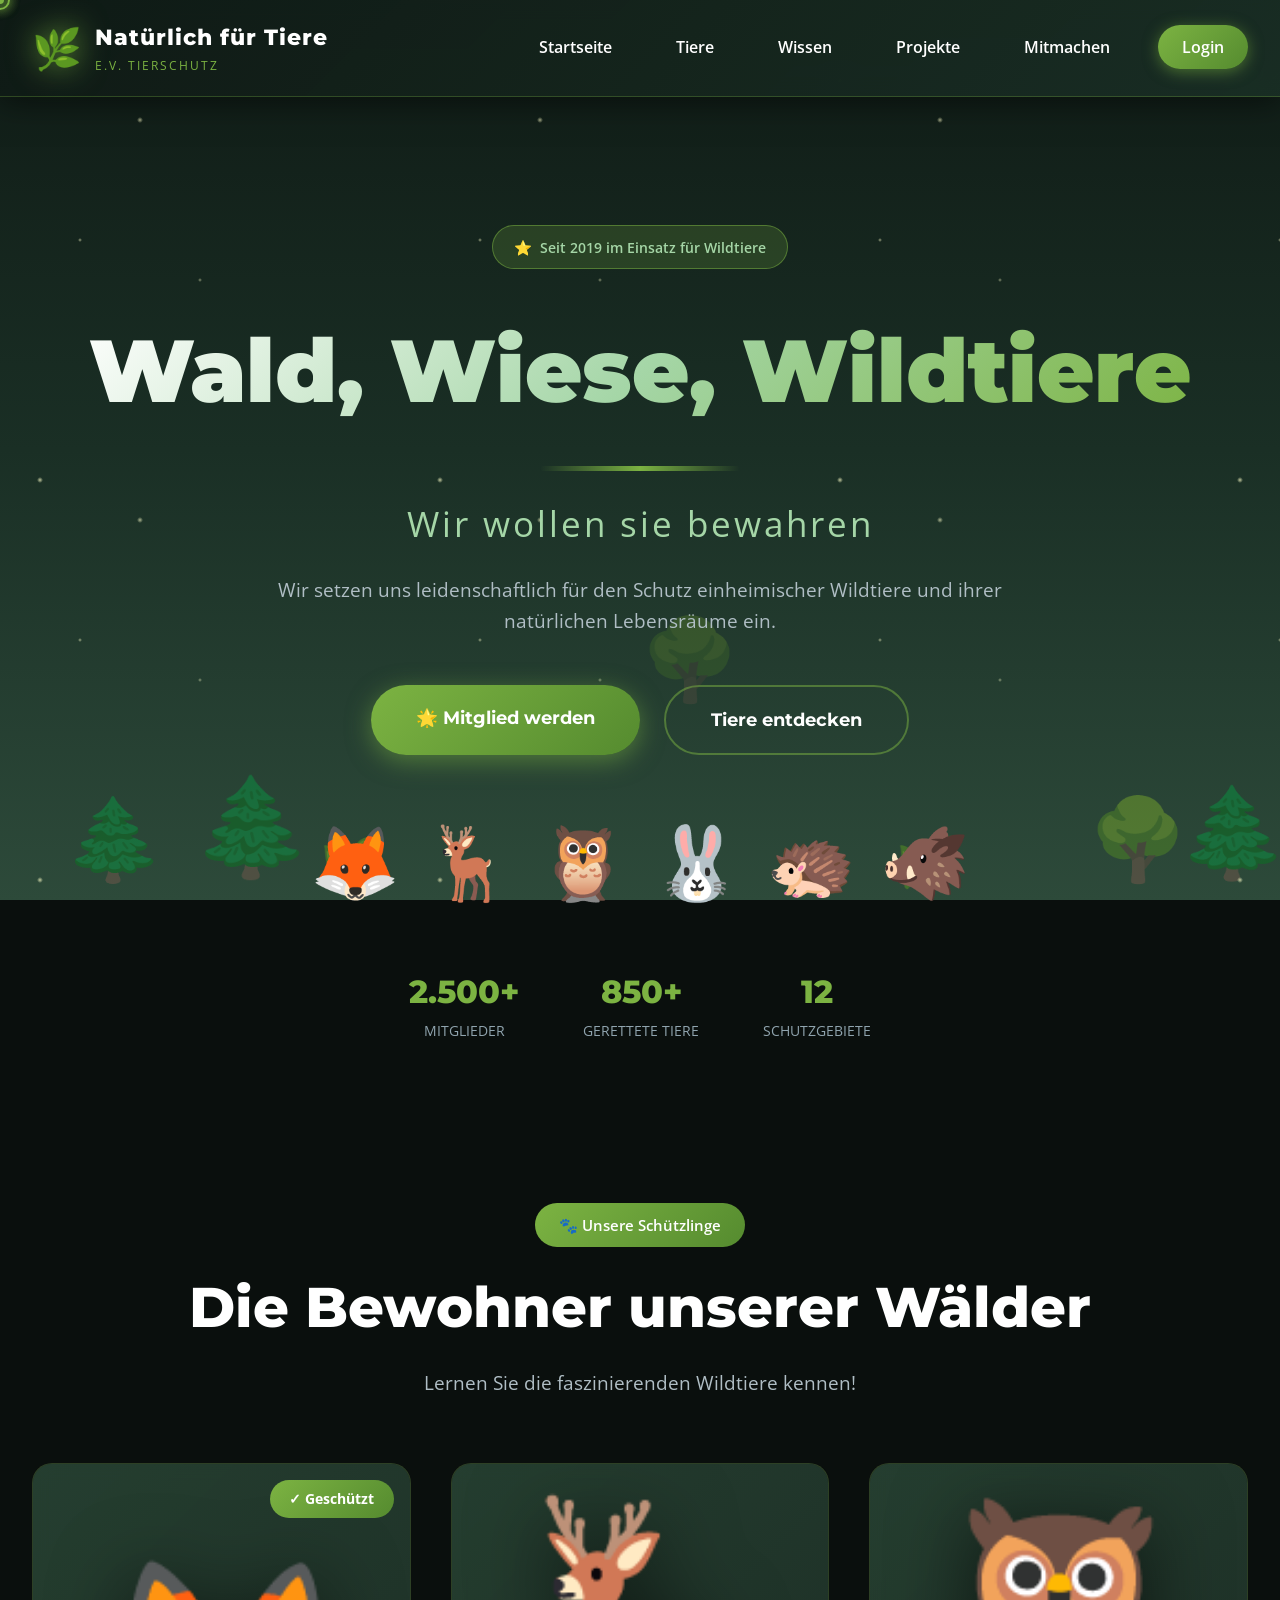
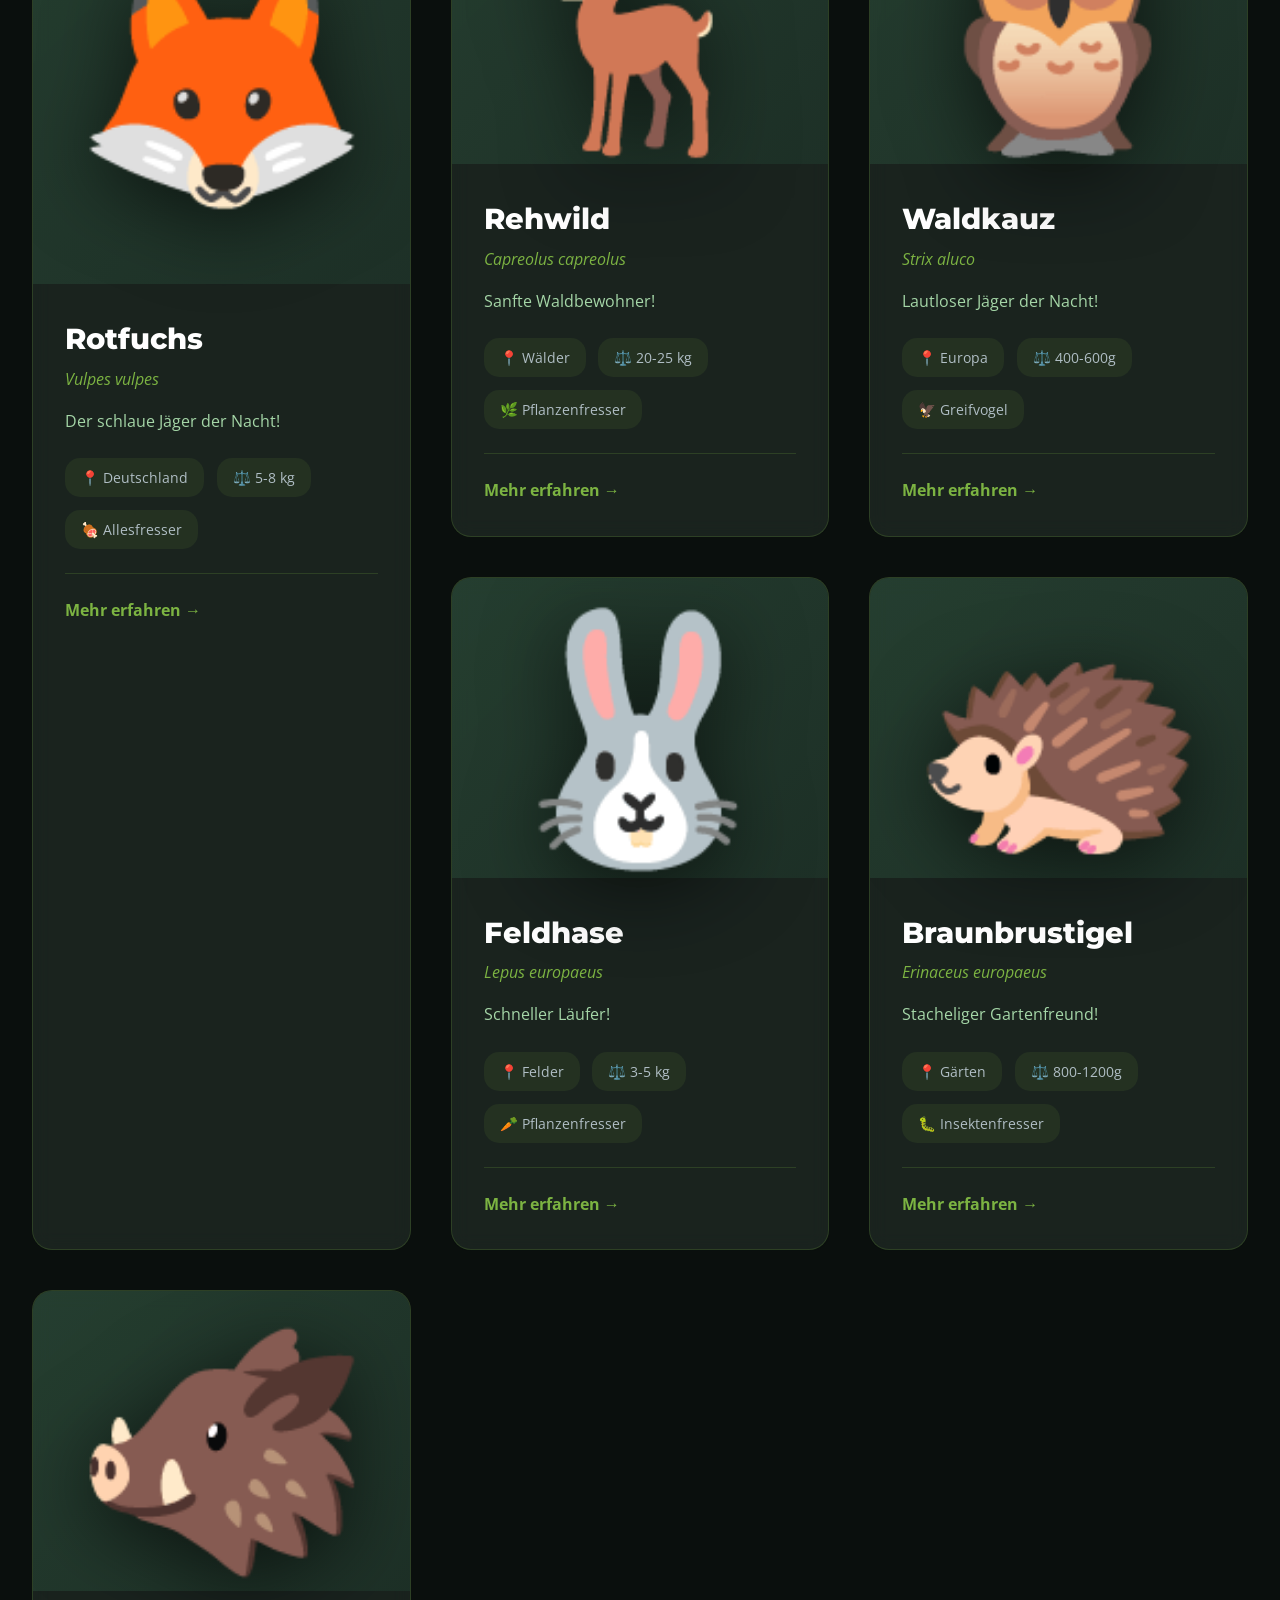
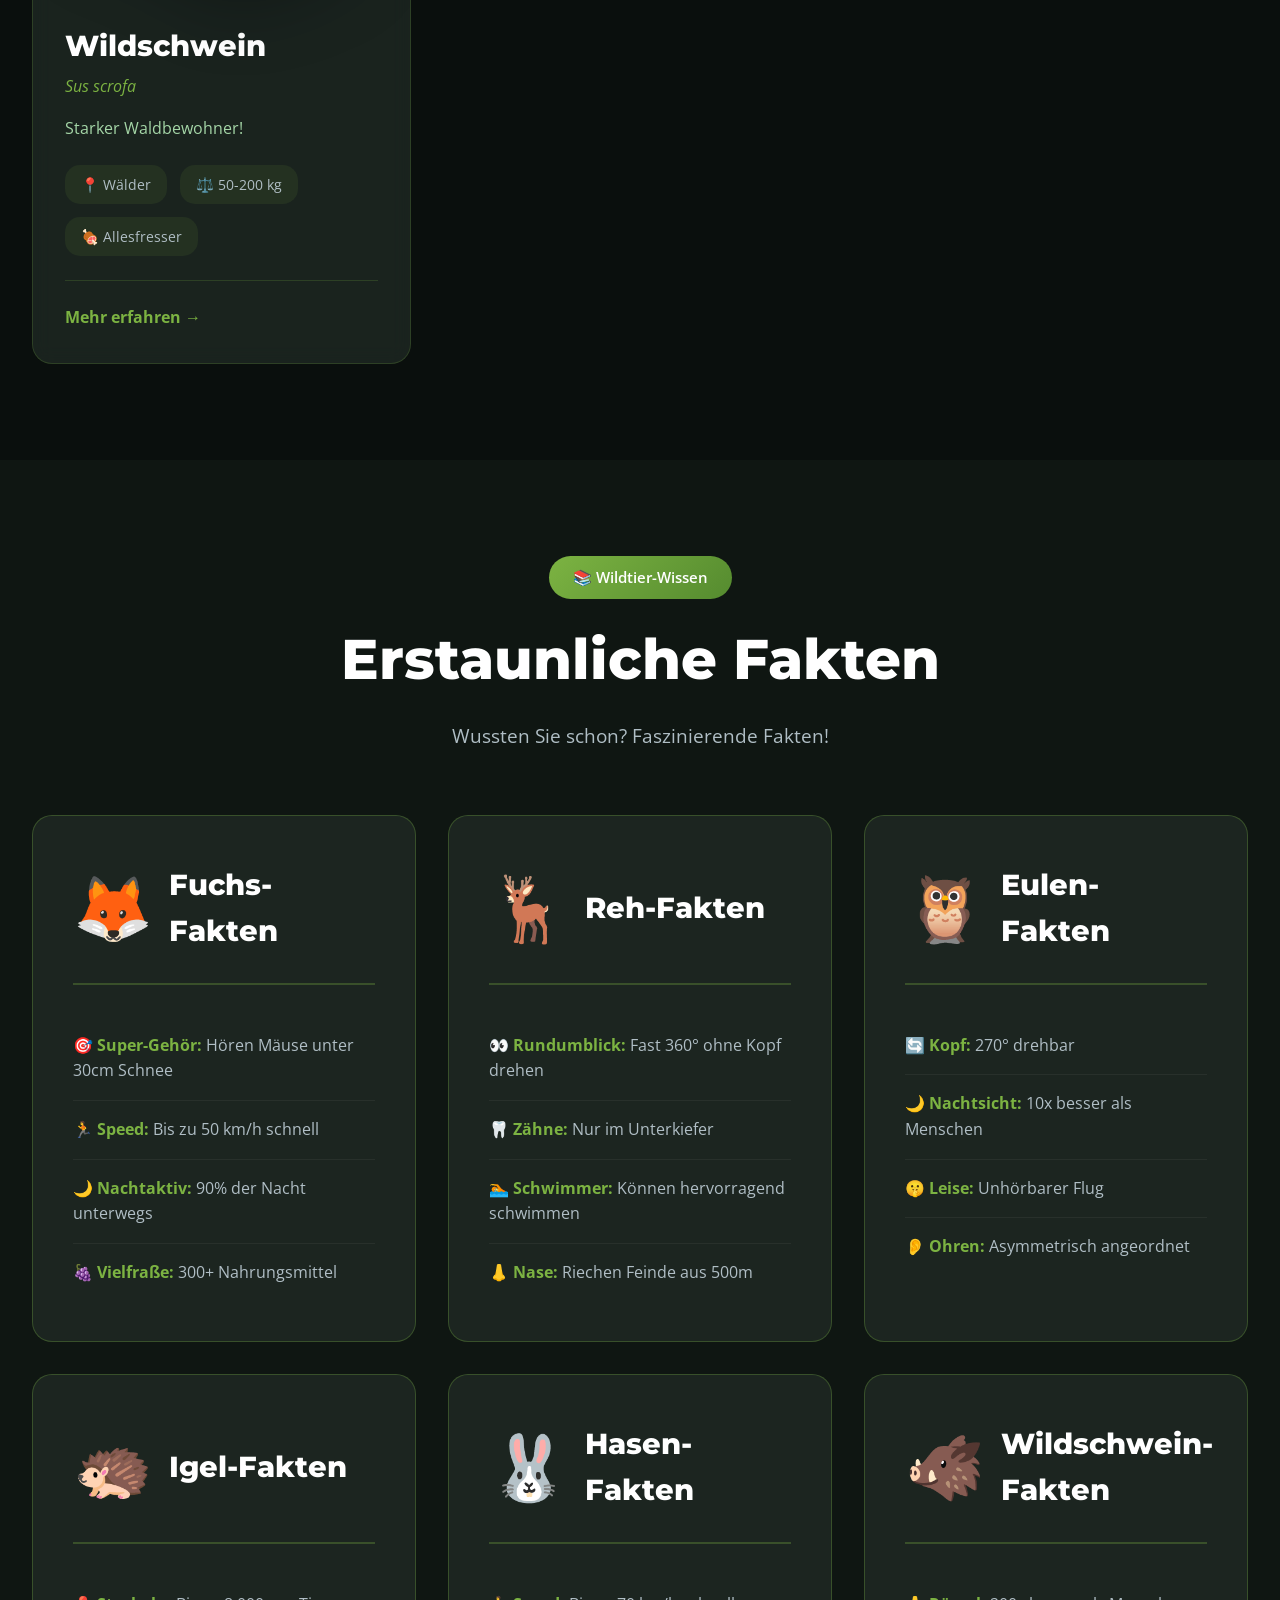
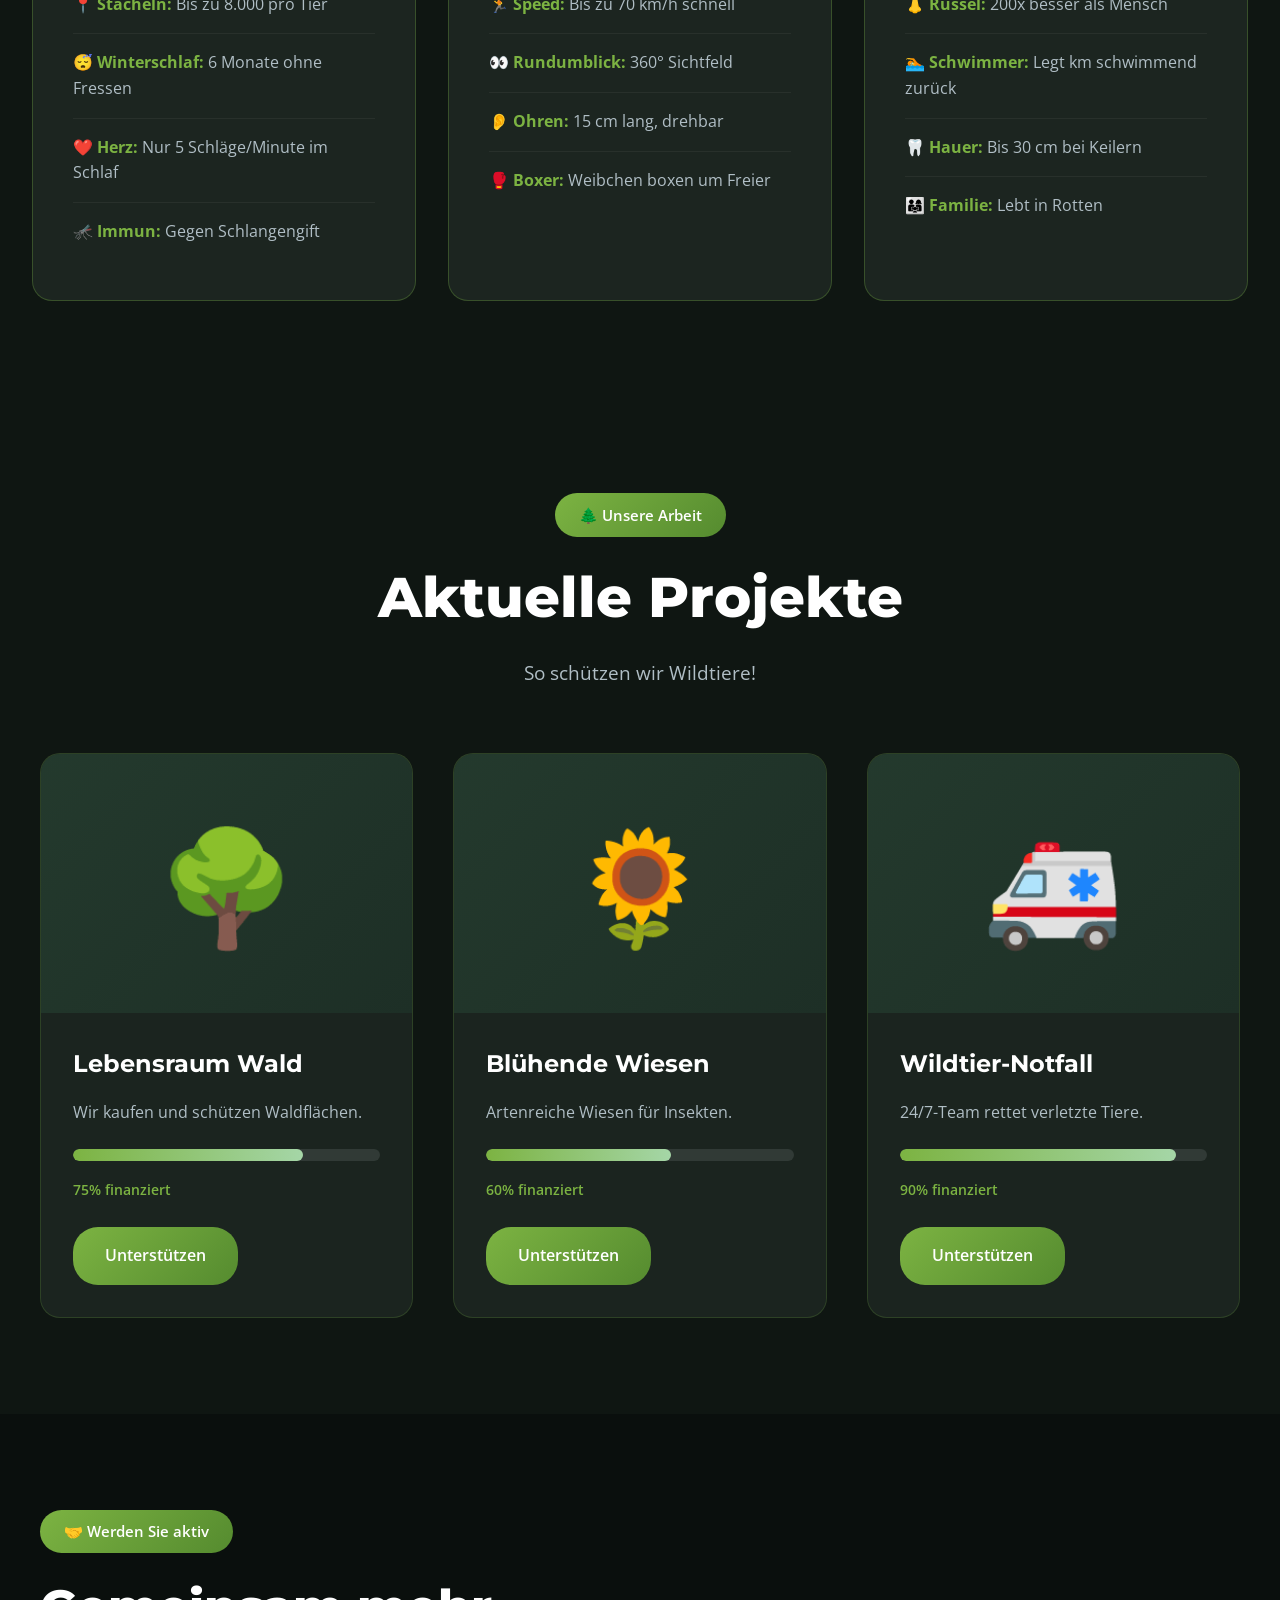
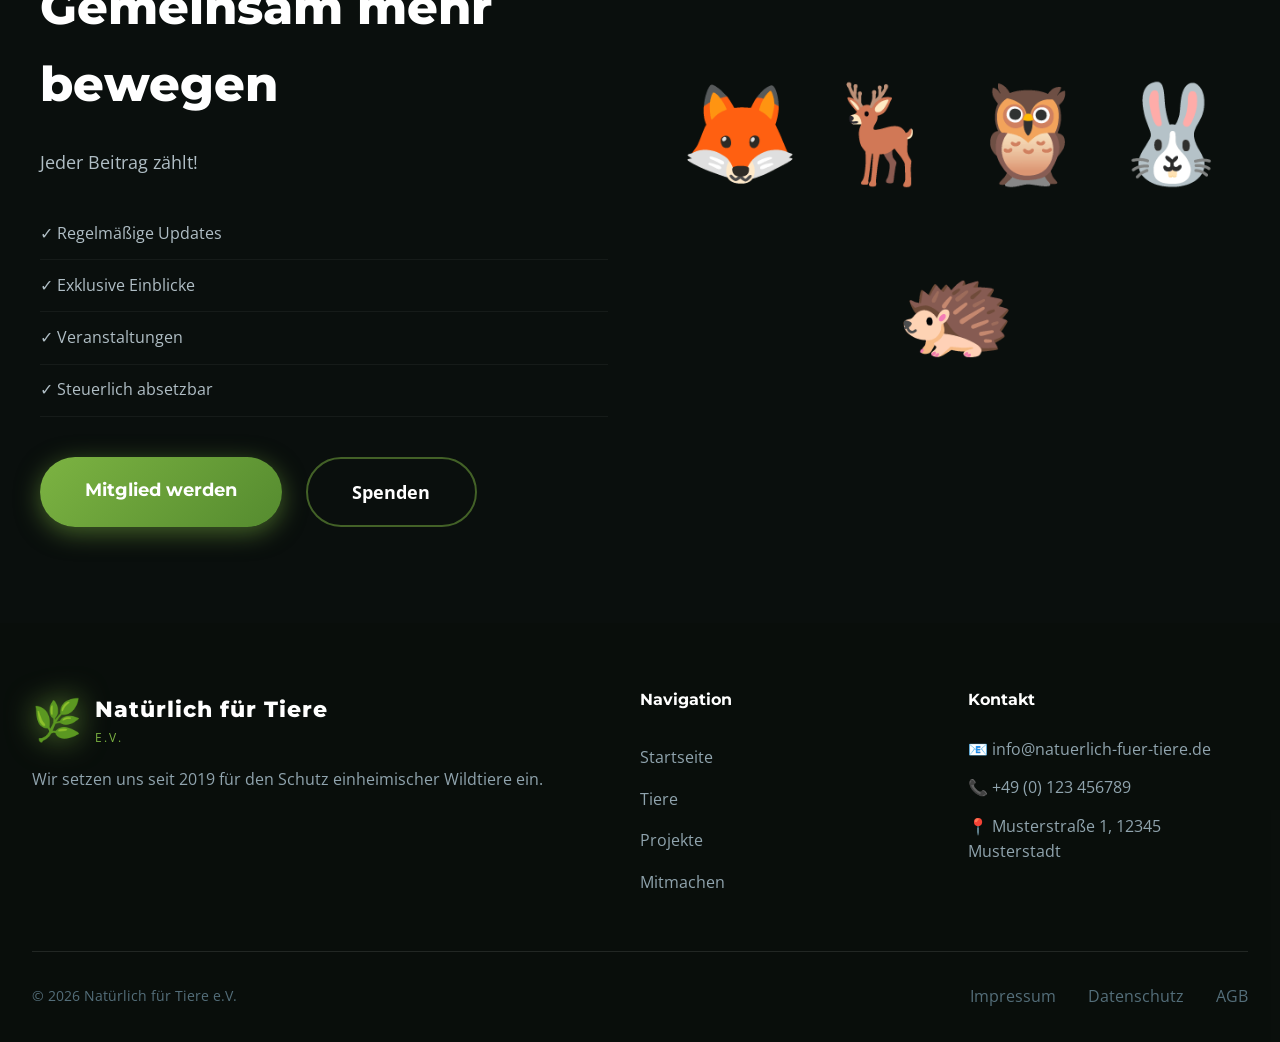
<file: index.html>
<!DOCTYPE html>
<html lang="de">
<head>
    <meta charset="UTF-8">
    <meta name="viewport" content="width=device-width, initial-scale=1.0">
    <title>Natürlich für Tiere e.V. | Tierschutz Deutschland</title>
    <link rel="stylesheet" href="style.css">
    <link href="https://fonts.googleapis.com/css2?family=Montserrat:wght@400;600;700;800;900&family=Open+Sans:wght@400;600;700&display=swap" rel="stylesheet">
</head>
<body>
    <div class="cursor" id="cursor"></div>
    <div class="cursor-follower" id="cursorFollower"></div>
    <div class="cursor-dot" id="cursorDot"></div>
    
    <div class="particles" id="particles"></div>
    
    <div class="forest-bg">
        <div class="tree tree-1">🌲</div>
        <div class="tree tree-2">🌲</div>
        <div class="tree tree-3">🌳</div>
        <div class="tree tree-4">🌲</div>
        <div class="tree tree-5">🌳</div>
        <div class="bush bush-1">🌿</div>
        <div class="bush bush-2">🌿</div>
        <div class="fireflies"></div>
    </div>

    <header>
        <nav class="navigation">
            <div class="logo">
                <div class="logo-symbol">🌿</div>
                <div class="logo-text">
                    <span class="logo-main">Natürlich für Tiere</span>
                    <span class="logo-sub">e.V. Tierschutz</span>
                </div>
            </div>
            <ul class="nav-links">
                <li><a href="index.html">Startseite</a></li>
                <li><a href="#tiere">Tiere</a></li>
                <li><a href="#wissen">Wissen</a></li>
                <li><a href="#projekte">Projekte</a></li>
                <li><a href="#mitmachen">Mitmachen</a></li>
                <li><a href="login.html" class="btn-nav">Login</a></li>
            </ul>
        </nav>
    </header>

    <main>
        <section class="hero">
            <div class="hero-content">
                <div class="hero-badge animate-pulse">
                    <span class="badge-icon">⭐</span>
                    <span>Seit 2019 im Einsatz für Wildtiere</span>
                </div>
                <h1 class="hero-title">Wald, Wiese, Wildtiere</h1>
                <div class="title-divider"></div>
                <p class="hero-subtitle">Wir wollen sie bewahren</p>
                <p class="hero-text">Wir setzen uns leidenschaftlich für den Schutz einheimischer Wildtiere und ihrer natürlichen Lebensräume ein.</p>
                
                <div class="hero-cta">
                    <a href="anmelden.html" class="btn-primary btn-glow">🌟 Mitglied werden</a>
                    <a href="#tiere" class="btn-secondary">Tiere entdecken</a>
                </div>
                
                <div class="hero-animals-showcase">
                    <span class="showcase-animal float">🦊</span>
                    <span class="showcase-animal float delay-1">🦌</span>
                    <span class="showcase-animal float delay-2">🦉</span>
                    <span class="showcase-animal float delay-3">🐰</span>
                    <span class="showcase-animal float delay-4">🦔</span>
                    <span class="showcase-animal float delay-5">🐗</span>
                </div>
                
                <div class="hero-stats">
                    <div class="stat-item">
                        <span class="stat-value">2.500+</span>
                        <span class="stat-label">Mitglieder</span>
                    </div>
                    <div class="stat-item">
                        <span class="stat-value">850+</span>
                        <span class="stat-label">Gerettete Tiere</span>
                    </div>
                    <div class="stat-item">
                        <span class="stat-value">12</span>
                        <span class="stat-label">Schutzgebiete</span>
                    </div>
                </div>
            </div>
        </section>

        <section id="tiere" class="animals-section">
            <div class="section-header">
                <span class="section-tag">🐾 Unsere Schützlinge</span>
                <h2>Die Bewohner unserer Wälder</h2>
                <p>Lernen Sie die faszinierenden Wildtiere kennen!</p>
            </div>
            
            <div class="animal-grid">
                <div class="animal-card large">
                    <div class="animal-emoji-wrapper">
                        <span class="animal-emoji">🦊</span>
                        <div class="animal-status">✓ Geschützt</div>
                    </div>
                    <div class="animal-info">
                        <h3>Rotfuchs</h3>
                        <span class="latin-name">Vulpes vulpes</span>
                        <p>Der schlaue Jäger der Nacht!</p>
                        <div class="animal-details">
                            <span>📍 Deutschland</span>
                            <span>⚖️ 5-8 kg</span>
                            <span>🍖 Allesfresser</span>
                        </div>
                        <a href="fuchs.html" class="btn-small">Mehr erfahren →</a>
                    </div>
                </div>

                <div class="animal-card">
                    <div class="animal-emoji-wrapper">
                        <span class="animal-emoji">🦌</span>
                    </div>
                    <div class="animal-info">
                        <h3>Rehwild</h3>
                        <span class="latin-name">Capreolus capreolus</span>
                        <p>Sanfte Waldbewohner!</p>
                        <div class="animal-details">
                            <span>📍 Wälder</span>
                            <span>⚖️ 20-25 kg</span>
                            <span>🌿 Pflanzenfresser</span>
                        </div>
                        <a href="reh.html" class="btn-small">Mehr erfahren →</a>
                    </div>
                </div>

                <div class="animal-card">
                    <div class="animal-emoji-wrapper">
                        <span class="animal-emoji">🦉</span>
                    </div>
                    <div class="animal-info">
                        <h3>Waldkauz</h3>
                        <span class="latin-name">Strix aluco</span>
                        <p>Lautloser Jäger der Nacht!</p>
                        <div class="animal-details">
                            <span>📍 Europa</span>
                            <span>⚖️ 400-600g</span>
                            <span>🦅 Greifvogel</span>
                        </div>
                        <a href="eule.html" class="btn-small">Mehr erfahren →</a>
                    </div>
                </div>

                <div class="animal-card">
                    <div class="animal-emoji-wrapper">
                        <span class="animal-emoji">🐰</span>
                    </div>
                    <div class="animal-info">
                        <h3>Feldhase</h3>
                        <span class="latin-name">Lepus europaeus</span>
                        <p>Schneller Läufer!</p>
                        <div class="animal-details">
                            <span>📍 Felder</span>
                            <span>⚖️ 3-5 kg</span>
                            <span>🥕 Pflanzenfresser</span>
                        </div>
                        <a href="hase.html" class="btn-small">Mehr erfahren →</a>
                    </div>
                </div>

                <div class="animal-card">
                    <div class="animal-emoji-wrapper">
                        <span class="animal-emoji">🦔</span>
                    </div>
                    <div class="animal-info">
                        <h3>Braunbrustigel</h3>
                        <span class="latin-name">Erinaceus europaeus</span>
                        <p>Stacheliger Gartenfreund!</p>
                        <div class="animal-details">
                            <span>📍 Gärten</span>
                            <span>⚖️ 800-1200g</span>
                            <span>🐛 Insektenfresser</span>
                        </div>
                        <a href="igel.html" class="btn-small">Mehr erfahren →</a>
                    </div>
                </div>

                <div class="animal-card">
                    <div class="animal-emoji-wrapper">
                        <span class="animal-emoji">🐗</span>
                    </div>
                    <div class="animal-info">
                        <h3>Wildschwein</h3>
                        <span class="latin-name">Sus scrofa</span>
                        <p>Starker Waldbewohner!</p>
                        <div class="animal-details">
                            <span>📍 Wälder</span>
                            <span>⚖️ 50-200 kg</span>
                            <span>🍖 Allesfresser</span>
                        </div>
                        <a href="wildschwein.html" class="btn-small">Mehr erfahren →</a>
                    </div>
                </div>
            </div>
        </section>

        <section id="wissen" class="knowledge-section">
            <div class="section-header">
                <span class="section-tag">📚 Wildtier-Wissen</span>
                <h2>Erstaunliche Fakten</h2>
                <p>Wussten Sie schon? Faszinierende Fakten!</p>
            </div>

            <div class="knowledge-grid">
                <div class="knowledge-card">
                    <div class="knowledge-header">
                        <span class="knowledge-emoji">🦊</span>
                        <h3>Fuchs-Fakten</h3>
                    </div>
                    <ul class="knowledge-list">
                        <li>🎯 <strong>Super-Gehör:</strong> Hören Mäuse unter 30cm Schnee</li>
                        <li>🏃 <strong>Speed:</strong> Bis zu 50 km/h schnell</li>
                        <li>🌙 <strong>Nachtaktiv:</strong> 90% der Nacht unterwegs</li>
                        <li>🍇 <strong>Vielfraße:</strong> 300+ Nahrungsmittel</li>
                    </ul>
                </div>

                <div class="knowledge-card">
                    <div class="knowledge-header">
                        <span class="knowledge-emoji">🦌</span>
                        <h3>Reh-Fakten</h3>
                    </div>
                    <ul class="knowledge-list">
                        <li>👀 <strong>Rundumblick:</strong> Fast 360° ohne Kopf drehen</li>
                        <li>🦷 <strong>Zähne:</strong> Nur im Unterkiefer</li>
                        <li>🏊 <strong>Schwimmer:</strong> Können hervorragend schwimmen</li>
                        <li>👃 <strong>Nase:</strong> Riechen Feinde aus 500m</li>
                    </ul>
                </div>

                <div class="knowledge-card">
                    <div class="knowledge-header">
                        <span class="knowledge-emoji">🦉</span>
                        <h3>Eulen-Fakten</h3>
                    </div>
                    <ul class="knowledge-list">
                        <li>🔄 <strong>Kopf:</strong> 270° drehbar</li>
                        <li>🌙 <strong>Nachtsicht:</strong> 10x besser als Menschen</li>
                        <li>🤫 <strong>Leise:</strong> Unhörbarer Flug</li>
                        <li>👂 <strong>Ohren:</strong> Asymmetrisch angeordnet</li>
                    </ul>
                </div>

                <div class="knowledge-card">
                    <div class="knowledge-header">
                        <span class="knowledge-emoji">🦔</span>
                        <h3>Igel-Fakten</h3>
                    </div>
                    <ul class="knowledge-list">
                        <li>📍 <strong>Stacheln:</strong> Bis zu 8.000 pro Tier</li>
                        <li>😴 <strong>Winterschlaf:</strong> 6 Monate ohne Fressen</li>
                        <li>❤️ <strong>Herz:</strong> Nur 5 Schläge/Minute im Schlaf</li>
                        <li>🦟 <strong>Immun:</strong> Gegen Schlangengift</li>
                    </ul>
                </div>

                <div class="knowledge-card">
                    <div class="knowledge-header">
                        <span class="knowledge-emoji">🐰</span>
                        <h3>Hasen-Fakten</h3>
                    </div>
                    <ul class="knowledge-list">
                        <li>🏃 <strong>Speed:</strong> Bis zu 70 km/h schnell</li>
                        <li>👀 <strong>Rundumblick:</strong> 360° Sichtfeld</li>
                        <li>👂 <strong>Ohren:</strong> 15 cm lang, drehbar</li>
                        <li>🥊 <strong>Boxer:</strong> Weibchen boxen um Freier</li>
                    </ul>
                </div>

                <div class="knowledge-card">
                    <div class="knowledge-header">
                        <span class="knowledge-emoji">🐗</span>
                        <h3>Wildschwein-Fakten</h3>
                    </div>
                    <ul class="knowledge-list">
                        <li>👃 <strong>Rüssel:</strong> 200x besser als Mensch</li>
                        <li>🏊 <strong>Schwimmer:</strong> Legt km schwimmend zurück</li>
                        <li>🦷 <strong>Hauer:</strong> Bis 30 cm bei Keilern</li>
                        <li>👨‍👩‍👧 <strong>Familie:</strong> Lebt in Rotten</li>
                    </ul>
                </div>
            </div>
        </section>

        <section id="projekte" class="projects-section">
            <div class="section-header">
                <span class="section-tag">🌲 Unsere Arbeit</span>
                <h2>Aktuelle Projekte</h2>
                <p>So schützen wir Wildtiere!</p>
            </div>
            
            <div class="projects-grid">
                <div class="project-card">
                    <div class="project-emoji">🌳</div>
                    <div class="project-content">
                        <h3>Lebensraum Wald</h3>
                        <p>Wir kaufen und schützen Waldflächen.</p>
                        <div class="project-progress">
                            <div class="progress-bar">
                                <div class="progress-fill" style="width: 75%"></div>
                            </div>
                            <span>75% finanziert</span>
                        </div>
                        <a href="#" class="btn-project">Unterstützen</a>
                    </div>
                </div>

                <div class="project-card">
                    <div class="project-emoji">🌻</div>
                    <div class="project-content">
                        <h3>Blühende Wiesen</h3>
                        <p>Artenreiche Wiesen für Insekten.</p>
                        <div class="project-progress">
                            <div class="progress-bar">
                                <div class="progress-fill" style="width: 60%"></div>
                            </div>
                            <span>60% finanziert</span>
                        </div>
                        <a href="#" class="btn-project">Unterstützen</a>
                    </div>
                </div>

                <div class="project-card">
                    <div class="project-emoji">🚑</div>
                    <div class="project-content">
                        <h3>Wildtier-Notfall</h3>
                        <p>24/7-Team rettet verletzte Tiere.</p>
                        <div class="project-progress">
                            <div class="progress-bar">
                                <div class="progress-fill" style="width: 90%"></div>
                            </div>
                            <span>90% finanziert</span>
                        </div>
                        <a href="#" class="btn-project">Unterstützen</a>
                    </div>
                </div>
            </div>
        </section>

        <section id="mitmachen" class="join-section">
            <div class="join-content">
                <div class="join-text">
                    <span class="section-tag">🤝 Werden Sie aktiv</span>
                    <h2>Gemeinsam mehr bewegen</h2>
                    <p>Jeder Beitrag zählt!</p>
                    <ul class="benefits-list">
                        <li>✓ Regelmäßige Updates</li>
                        <li>✓ Exklusive Einblicke</li>
                        <li>✓ Veranstaltungen</li>
                        <li>✓ Steuerlich absetzbar</li>
                    </ul>
                    <div class="join-buttons">
                        <a href="anmelden.html" class="btn-primary">Mitglied werden</a>
                        <a href="#" class="btn-outline">Spenden</a>
                    </div>
                </div>
                <div class="join-emoji-display">
                    <span class="join-emoji float">🦊</span>
                    <span class="join-emoji float delay-1">🦌</span>
                    <span class="join-emoji float delay-2">🦉</span>
                    <span class="join-emoji float delay-3">🐰</span>
                    <span class="join-emoji float delay-4">🦔</span>
                </div>
            </div>
        </section>
    </main>

    <footer>
        <div class="footer-content">
            <div class="footer-main">
                <div class="footer-about">
                    <div class="logo">
                        <div class="logo-symbol">🌿</div>
                        <div class="logo-text">
                            <span class="logo-main">Natürlich für Tiere</span>
                            <span class="logo-sub">e.V.</span>
                        </div>
                    </div>
                    <p>Wir setzen uns seit 2019 für den Schutz einheimischer Wildtiere ein.</p>
                </div>
                <div class="footer-links">
                    <h4>Navigation</h4>
                    <a href="index.html">Startseite</a>
                    <a href="#tiere">Tiere</a>
                    <a href="#projekte">Projekte</a>
                    <a href="#mitmachen">Mitmachen</a>
                </div>
                <div class="footer-contact">
                    <h4>Kontakt</h4>
                    <p>📧 info@natuerlich-fuer-tiere.de</p>
                    <p>📞 +49 (0) 123 456789</p>
                    <p>📍 Musterstraße 1, 12345 Musterstadt</p>
                </div>
            </div>
            <div class="footer-bottom">
                <p>&copy; 2026 Natürlich für Tiere e.V.</p>
                <div class="footer-legal">
                    <a href="#">Impressum</a>
                    <a href="#">Datenschutz</a>
                    <a href="#">AGB</a>
                </div>
            </div>
        </div>
    </footer>

    <script>
        // Only init cursor on desktop
        const isMobile = window.innerWidth <= 768;
        
        if (!isMobile) {
            const cursor = document.getElementById('cursor');
            const cursorFollower = document.getElementById('cursorFollower');
            const cursorDot = document.getElementById('cursorDot');
            
            let mouseX = 0, mouseY = 0;
            let cursorX = 0, cursorY = 0;
            let followerX = 0, followerY = 0;
            
            document.addEventListener('mousemove', (e) => {
                mouseX = e.clientX;
                mouseY = e.clientY;
                
                if (Math.random() > 0.7) {
                    const trail = document.createElement('div');
                    trail.className = 'cursor-trail';
                    trail.style.left = e.clientX + 'px';
                    trail.style.top = e.clientY + 'px';
                    document.body.appendChild(trail);
                    setTimeout(() => trail.remove(), 500);
                }
            });
            
            function animateCursor() {
                cursorX += (mouseX - cursorX) * 0.5;
                cursorY += (mouseY - cursorY) * 0.5;
                followerX += (mouseX - followerX) * 0.1;
                followerY += (mouseY - followerY) * 0.1;
                
                cursor.style.left = cursorX + 'px';
                cursor.style.top = cursorY + 'px';
                cursorDot.style.left = mouseX + 'px';
                cursorDot.style.top = mouseY + 'px';
                cursorFollower.style.left = followerX + 'px';
                cursorFollower.style.top = followerY + 'px';
                
                requestAnimationFrame(animateCursor);
            }
            animateCursor();
            
            const hoverElements = document.querySelectorAll('a, button, .btn-small, .animal-card, .project-card');
            hoverElements.forEach(el => {
                el.addEventListener('mouseenter', () => cursor.classList.add('hover'));
                el.addEventListener('mouseleave', () => cursor.classList.remove('hover'));
            });
            
            document.addEventListener('mousedown', () => cursor.classList.add('click'));
            document.addEventListener('mouseup', () => cursor.classList.remove('click'));
            
            document.addEventListener('click', (e) => {
                for (let i = 0; i < 8; i++) {
                    const sparkle = document.createElement('div');
                    sparkle.className = 'cursor-sparkle';
                    sparkle.style.left = e.clientX + 'px';
                    sparkle.style.top = e.clientY + 'px';
                    const angle = (i / 8) * Math.PI * 2;
                    const velocity = 50;
                    sparkle.style.transform = `translate(-50%, -50%) translate(${Math.cos(angle) * velocity}px, ${Math.sin(angle) * velocity}px)`;
                    document.body.appendChild(sparkle);
                    setTimeout(() => sparkle.remove(), 600);
                }
            });
        }
        
        // Particles for all devices
        const particlesContainer = document.getElementById('particles');
        for (let i = 0; i < 50; i++) {
            const particle = document.createElement('div');
            particle.className = 'particle';
            particle.style.left = Math.random() * 100 + '%';
            particle.style.animationDelay = Math.random() * 5 + 's';
            particle.style.animationDuration = (Math.random() * 10 + 5) + 's';
            particlesContainer.appendChild(particle);
        }
    </script>
</body>
</html>
</file>
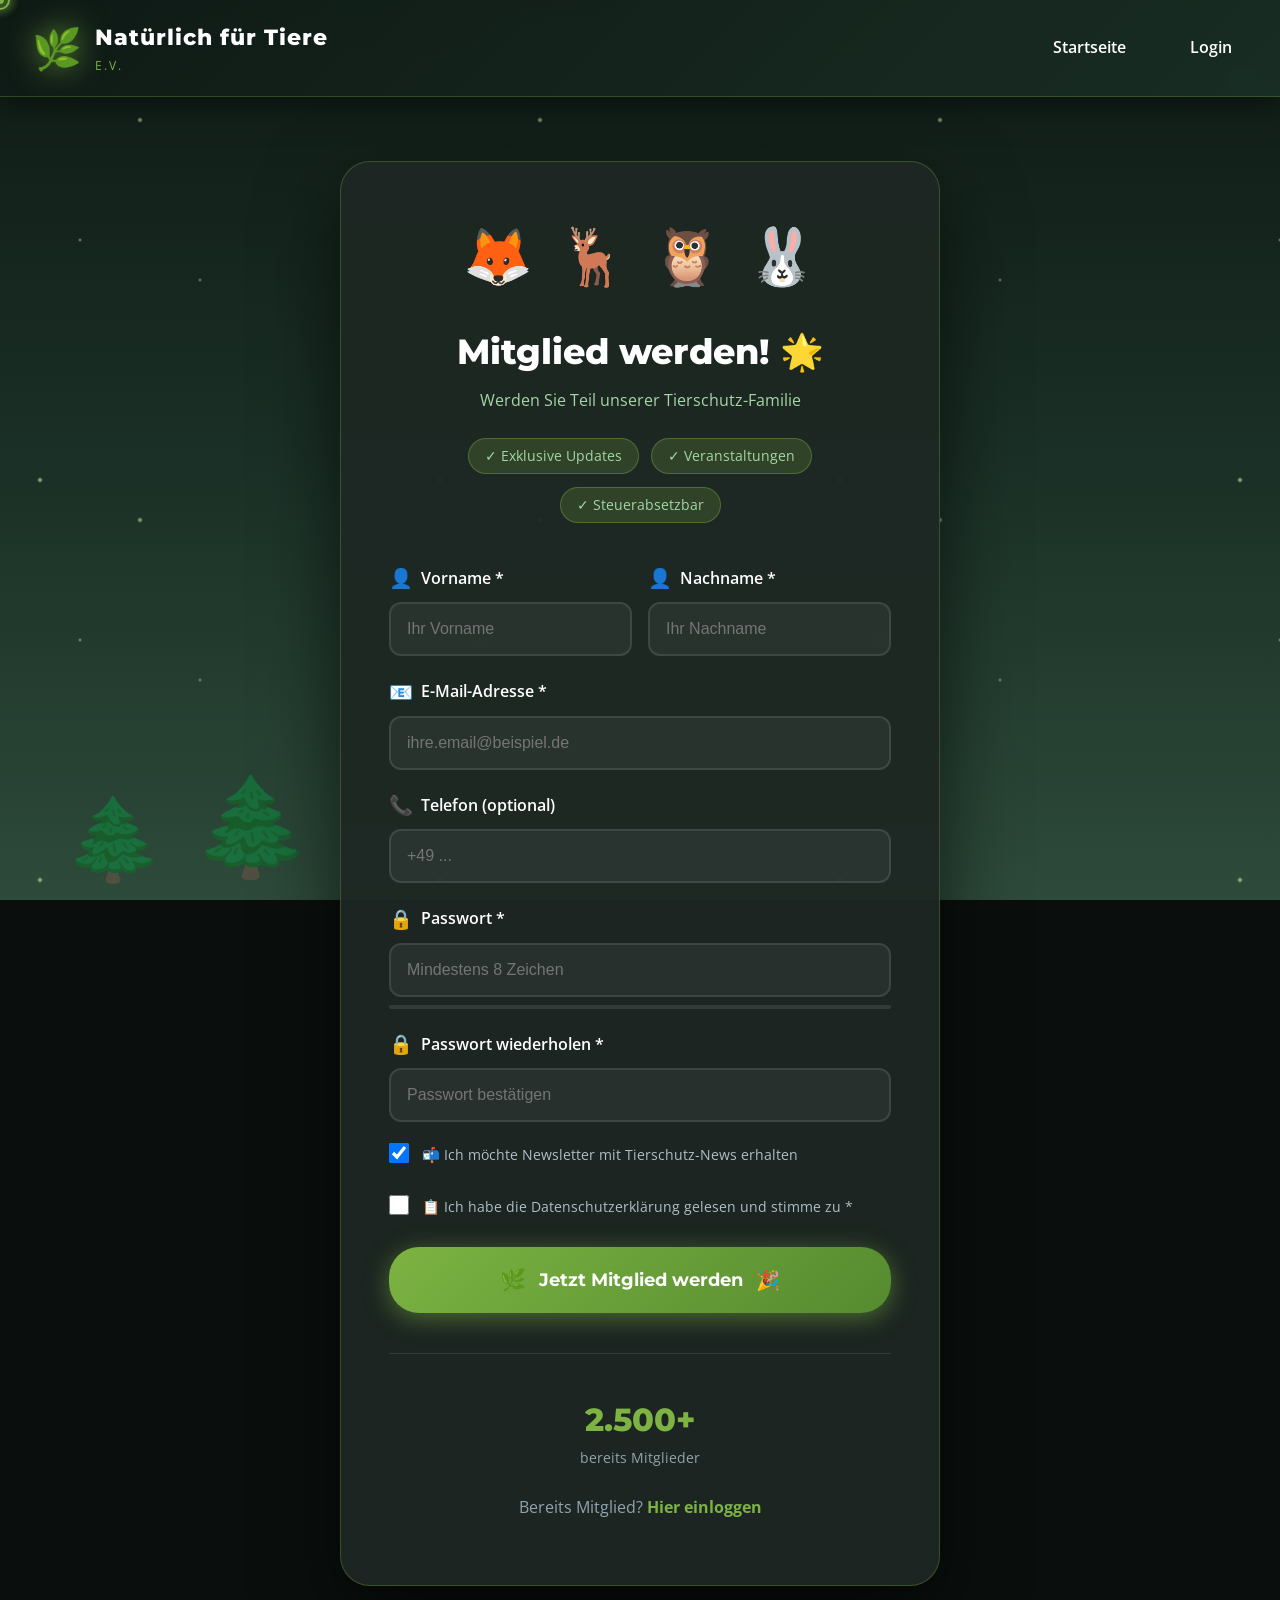
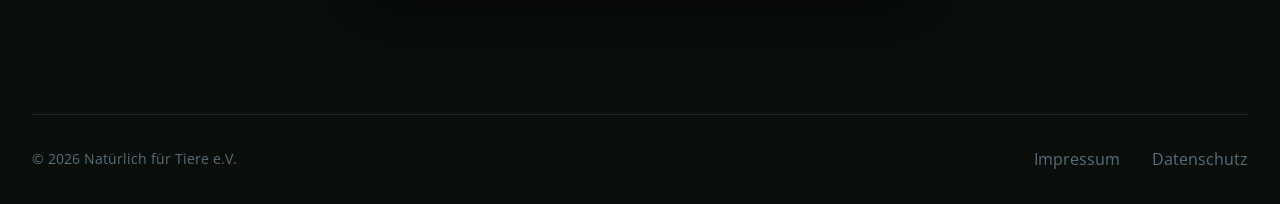
<file: anmelden.html>
<!DOCTYPE html>
<html lang="de">
<head>
    <meta charset="UTF-8">
    <meta name="viewport" content="width=device-width, initial-scale=1.0">
    <title>Mitglied werden - Natürlich für Tiere e.V.</title>
    <link rel="stylesheet" href="style.css">
    <link href="https://fonts.googleapis.com/css2?family=Montserrat:wght@400;600;700;800&family=Open+Sans:wght@400;600&display=swap" rel="stylesheet">
</head>
<body>
    <!-- Custom Cursor -->
    <div class="cursor" id="cursor"></div>
    <div class="cursor-follower" id="cursorFollower"></div>
    <div class="cursor-dot" id="cursorDot"></div>
    <div class="particles" id="particles"></div>
    <div class="forest-bg">
        <div class="tree tree-1">🌲</div>
        <div class="tree tree-2">🌲</div>
        <div class="fireflies"></div>
    </div>

    <header>
        <nav class="navigation">
            <div class="logo">
                <div class="logo-symbol">🌿</div>
                <div class="logo-text">
                    <span class="logo-main">Natürlich für Tiere</span>
                    <span class="logo-sub">e.V.</span>
                </div>
            </div>
            <ul class="nav-links">
                <li><a href="index.html">Startseite</a></li>
                <li><a href="login.html">Login</a></li>
            </ul>
        </nav>
    </header>

    <main>
        <section class="auth-section">
            <div class="auth-container">
                <div class="auth-header">
                    <div class="auth-animals">
                        <span class="auth-animal">🦊</span>
                        <span class="auth-animal">🦌</span>
                        <span class="auth-animal">🦉</span>
                        <span class="auth-animal">🐰</span>
                    </div>
                    <h2>Mitglied werden! 🌟</h2>
                    <p class="auth-slogan">Werden Sie Teil unserer Tierschutz-Familie</p>
                    <div class="member-benefits">
                        <span class="benefit-badge">✓ Exklusive Updates</span>
                        <span class="benefit-badge">✓ Veranstaltungen</span>
                        <span class="benefit-badge">✓ Steuerabsetzbar</span>
                    </div>
                </div>
                
                <form class="auth-form">
                    <div class="form-row">
                        <div class="form-group">
                            <label for="firstname">
                                <span class="label-icon">👤</span>
                                Vorname *
                            </label>
                            <input type="text" id="firstname" placeholder="Ihr Vorname" required>
                        </div>
                        <div class="form-group">
                            <label for="lastname">
                                <span class="label-icon">👤</span>
                                Nachname *
                            </label>
                            <input type="text" id="lastname" placeholder="Ihr Nachname" required>
                        </div>
                    </div>

                    <div class="form-group">
                        <label for="email">
                            <span class="label-icon">📧</span>
                            E-Mail-Adresse *
                        </label>
                        <input type="email" id="email" placeholder="ihre.email@beispiel.de" required>
                    </div>

                    <div class="form-group">
                        <label for="phone">
                            <span class="label-icon">📞</span>
                            Telefon (optional)
                        </label>
                        <input type="tel" id="phone" placeholder="+49 ...">
                    </div>

                    <div class="form-group">
                        <label for="password">
                            <span class="label-icon">🔒</span>
                            Passwort *
                        </label>
                        <input type="password" id="password" placeholder="Mindestens 8 Zeichen" required>
                        <div class="password-strength">
                            <div class="strength-bar"></div>
                        </div>
                    </div>

                    <div class="form-group">
                        <label for="password-confirm">
                            <span class="label-icon">🔒</span>
                            Passwort wiederholen *
                        </label>
                        <input type="password" id="password-confirm" placeholder="Passwort bestätigen" required>
                    </div>

                    <div class="form-group checkbox-group">
                        <input type="checkbox" id="newsletter" checked>
                        <label for="newsletter">📬 Ich möchte Newsletter mit Tierschutz-News erhalten</label>
                    </div>

                    <div class="form-group checkbox-group">
                        <input type="checkbox" id="terms" required>
                        <label for="terms">📋 Ich habe die Datenschutzerklärung gelesen und stimme zu *</label>
                    </div>

                    <button type="submit" class="btn-submit">
                        <span class="btn-icon">🌿</span>
                        Jetzt Mitglied werden
                        <span class="btn-confetti">🎉</span>
                    </button>
                </form>

                <div class="auth-footer">
                    <div class="member-count">
                        <span class="member-number">2.500+</span>
                        <span class="member-text">bereits Mitglieder</span>
                    </div>
                    <p class="auth-text">Bereits Mitglied? <a href="login.html">Hier einloggen</a></p>
                </div>
            </div>
        </section>
    </main>

    <footer>
        <div class="footer-content">
            <div class="footer-bottom">
                <p>&copy; 2026 Natürlich für Tiere e.V.</p>
                <div class="footer-legal">
                    <a href="#">Impressum</a>
                    <a href="#">Datenschutz</a>
                </div>
            </div>
        </div>
    </footer>

    <script>
        // Particle System
        const particlesContainer = document.getElementById('particles');
        for (let i = 0; i < 30; i++) {
            const particle = document.createElement('div');
            particle.className = 'particle';
            particle.style.left = Math.random() * 100 + '%';
            particle.style.animationDelay = Math.random() * 5 + 's';
            particle.style.animationDuration = (Math.random() * 10 + 5) + 's';
            particlesContainer.appendChild(particle);
        }

        // Password Strength Indicator
        const passwordInput = document.getElementById('password');
        const strengthBar = document.querySelector('.strength-bar');
        
        if (passwordInput && strengthBar) {
            passwordInput.addEventListener('input', function() {
                const value = this.value;
                let strength = 0;
                
                if (value.length >= 8) strength++;
                if (value.match(/[a-z]/)) strength++;
                if (value.match(/[A-Z]/)) strength++;
                if (value.match(/[0-9]/)) strength++;
                if (value.match(/[^a-zA-Z0-9]/)) strength++;
                
                const colors = ['#ff4444', '#ff8800', '#ffcc00', '#88cc00', '#44cc44'];
                const widths = ['20%', '40%', '60%', '80%', '100%'];
                
                strengthBar.style.width = widths[strength - 1] || '0%';
                strengthBar.style.background = colors[strength - 1] || '#ff4444';
            });
        }
    </script>
</body>
</html>
</file>
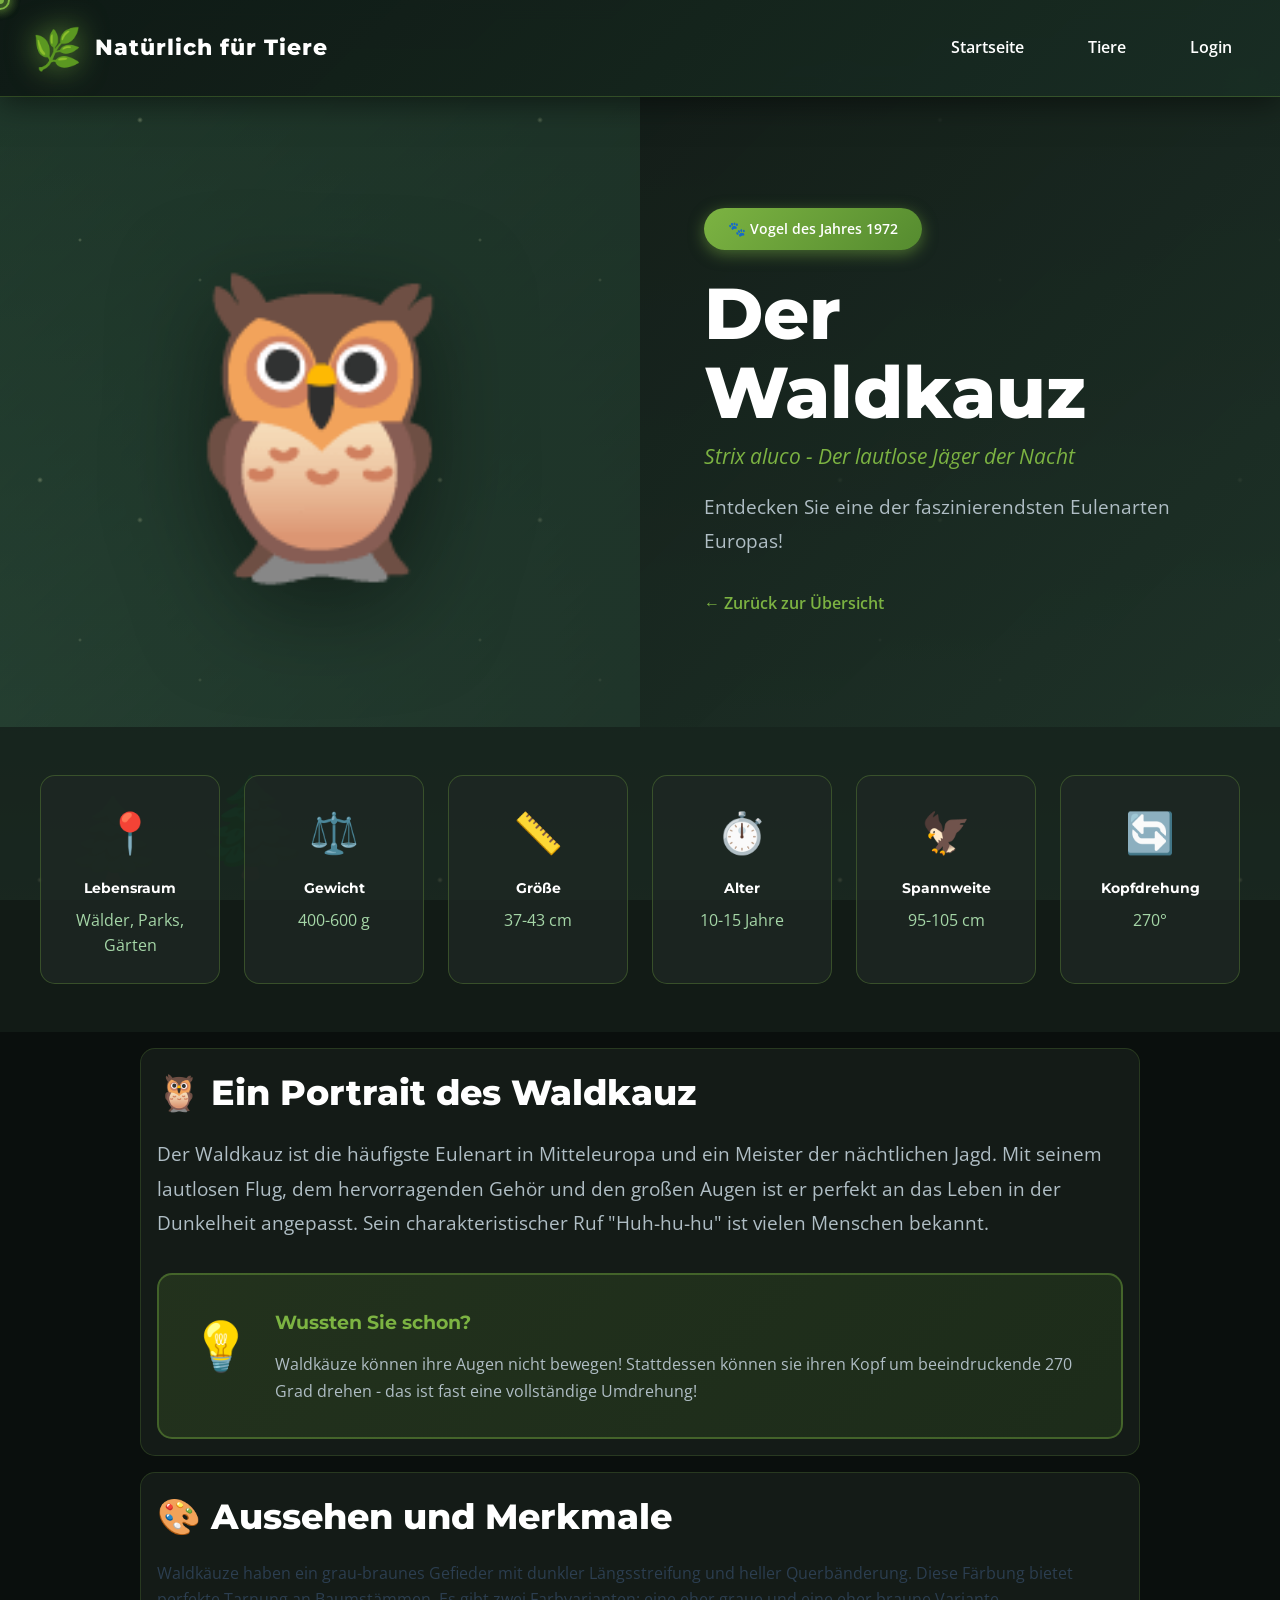
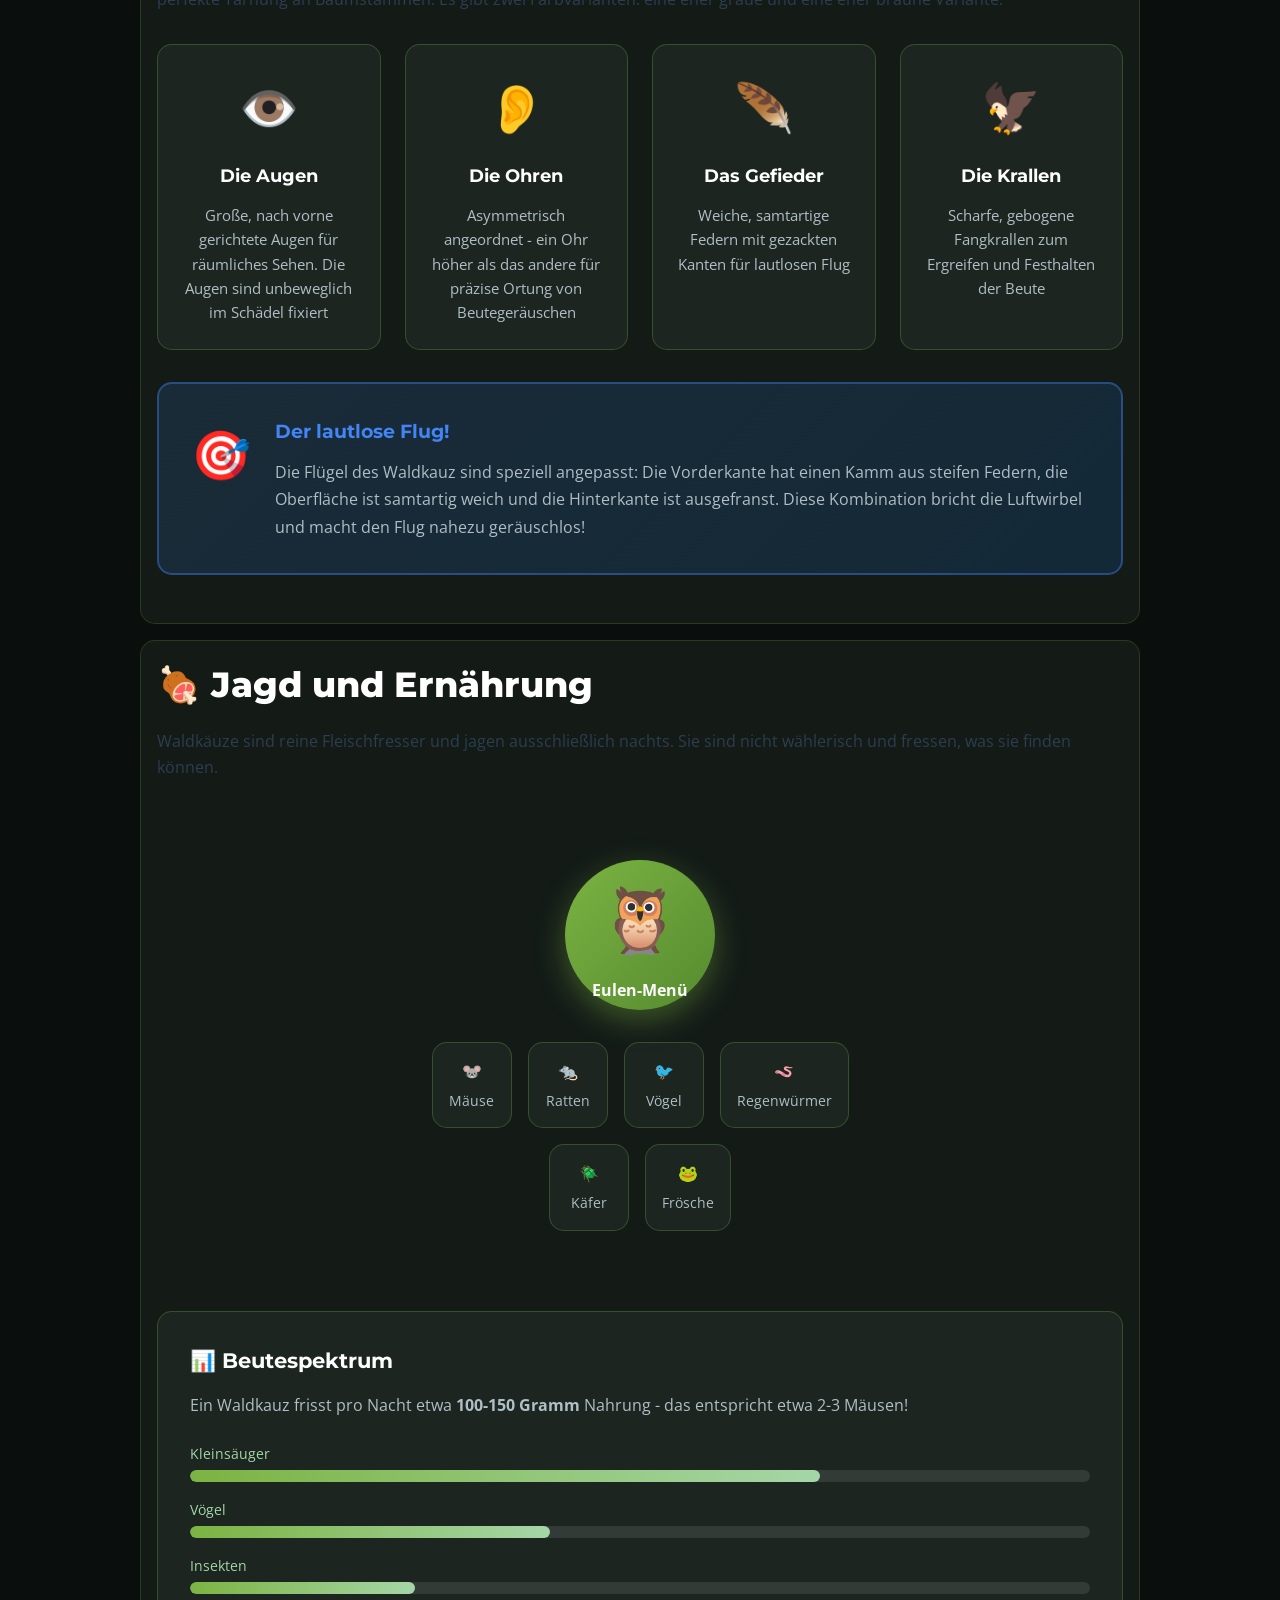
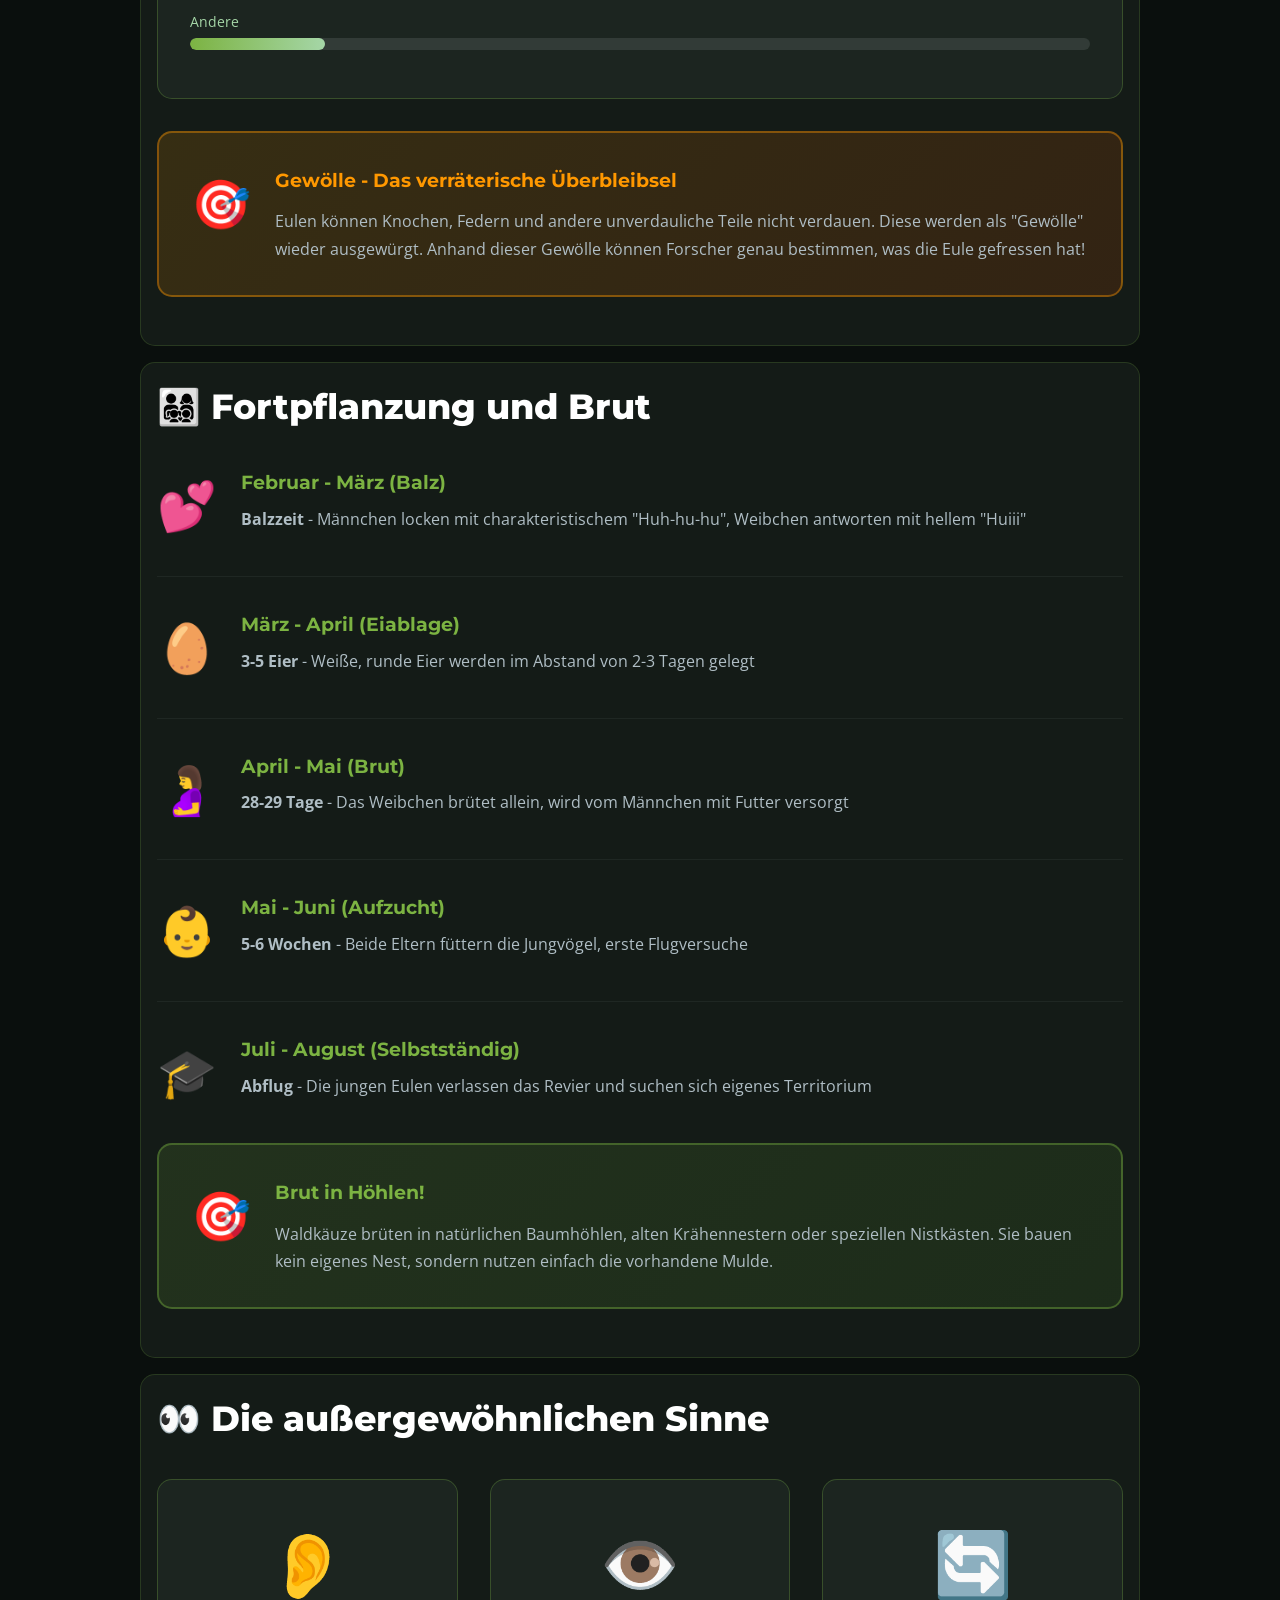
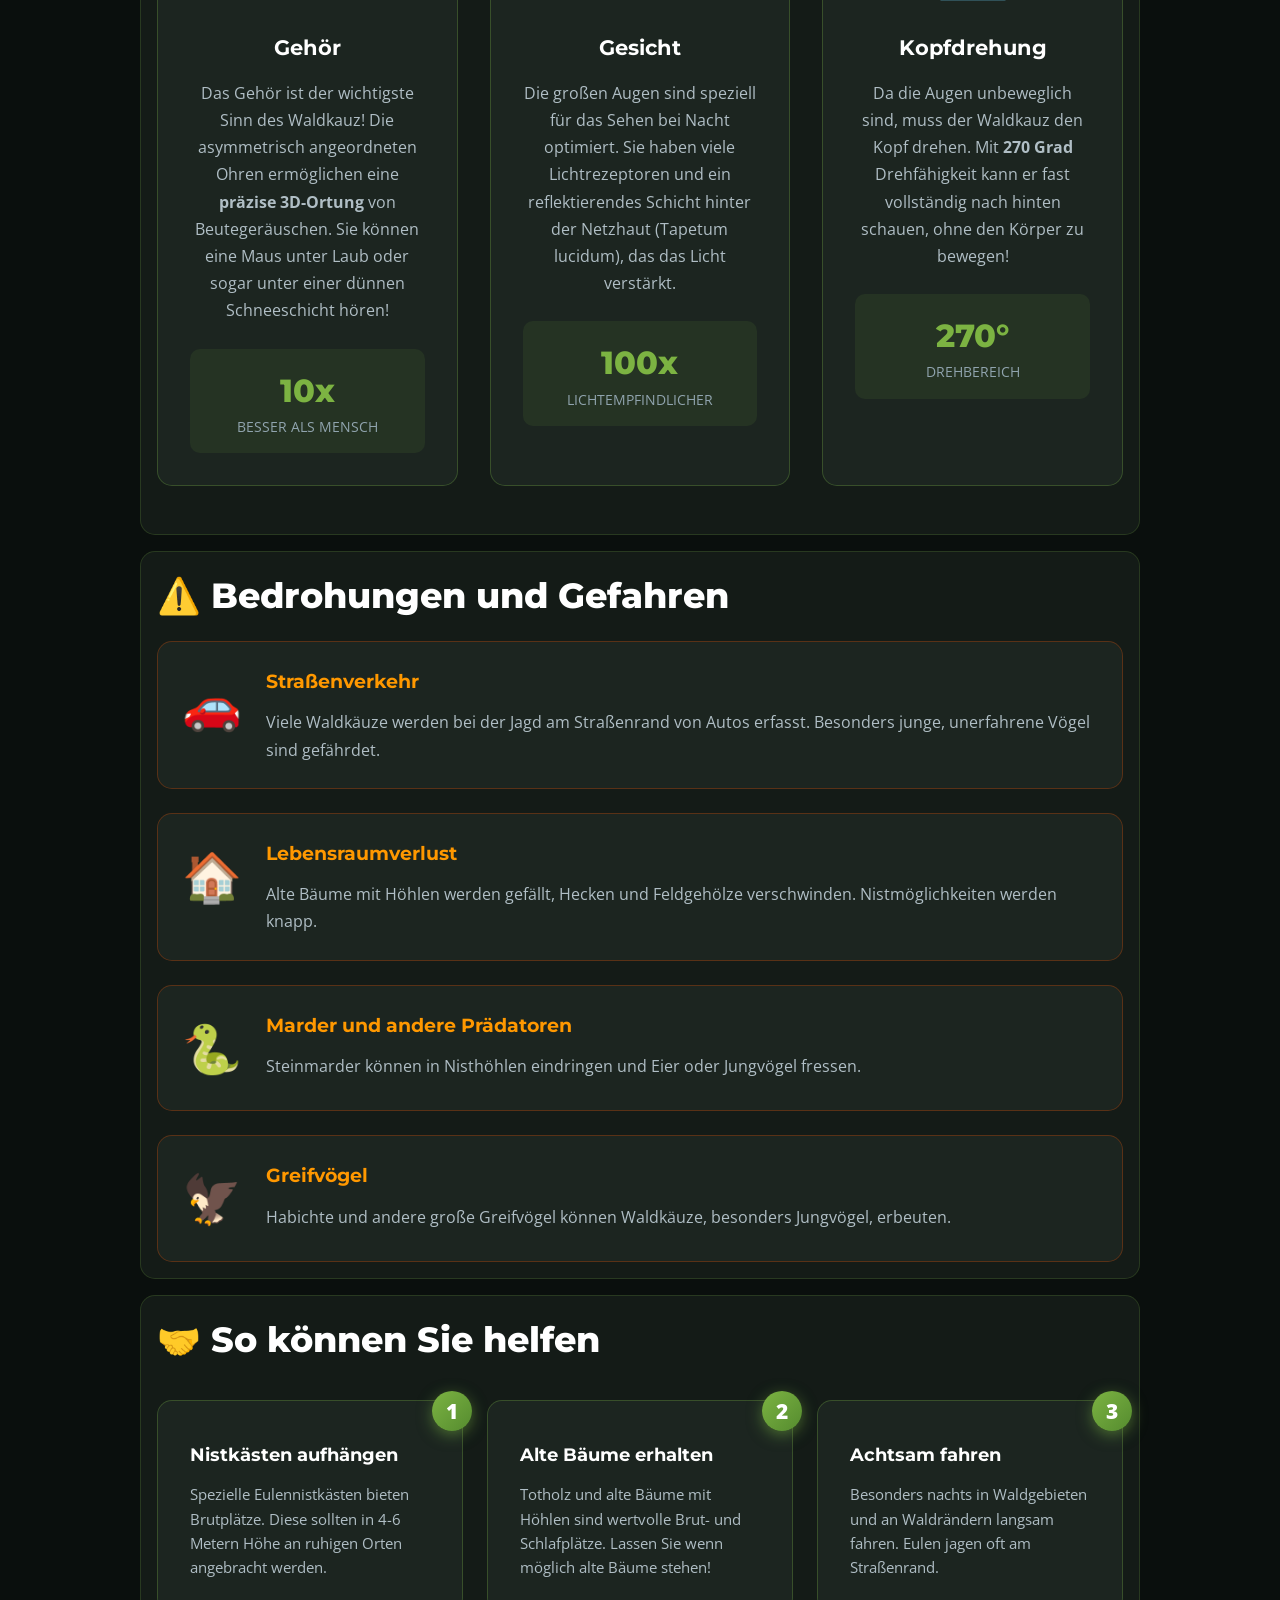
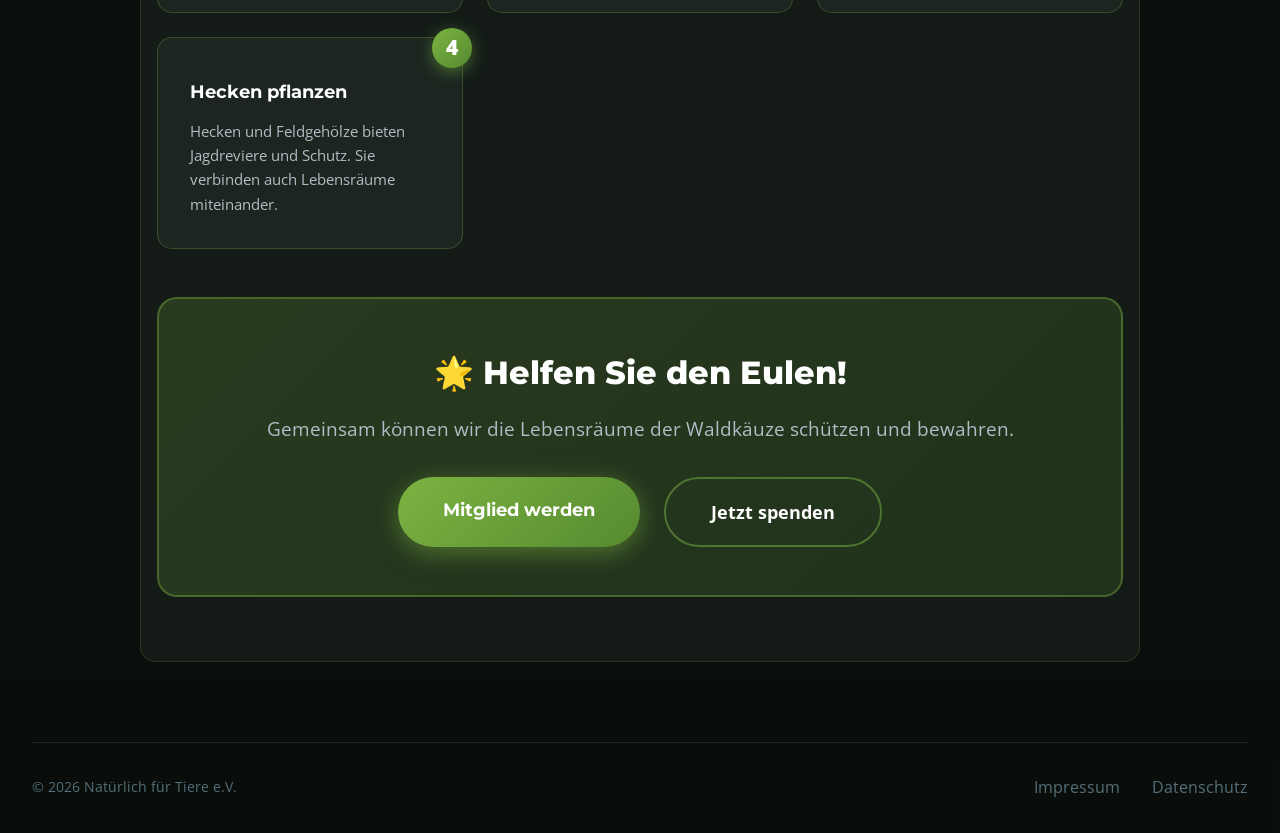
<file: eule.html>
<!DOCTYPE html>
<html lang="de">
<head>
    <meta charset="UTF-8">
    <meta name="viewport" content="width=device-width, initial-scale=1.0">
    <title>Der Waldkauz - Lautloser Jäger der Nacht | Natürlich für Tiere</title>
    <link rel="stylesheet" href="style.css">
    <link href="https://fonts.googleapis.com/css2?family=Montserrat:wght@400;600;700;800;900&family=Open+Sans:wght@400;600;700&display=swap" rel="stylesheet">
</head>
<body>
    <div class="cursor" id="cursor"></div>
    <div class="cursor-follower" id="cursorFollower"></div>
    <div class="cursor-dot" id="cursorDot"></div>
    
    <div class="particles" id="particles"></div>
    <div class="forest-bg">
        <div class="tree tree-1">🌲</div>
        <div class="tree tree-2">🌲</div>
        <div class="fireflies"></div>
    </div>

    <header>
        <nav class="navigation">
            <div class="logo">
                <span class="logo-symbol">🌿</span>
                <span class="logo-main">Natürlich für Tiere</span>
            </div>
            <ul class="nav-links">
                <li><a href="index.html">Startseite</a></li>
                <li><a href="index.html#tiere">Tiere</a></li>
                <li><a href="login.html">Login</a></li>
            </ul>
        </nav>
    </header>

    <main>
        <section class="detail-hero">
            <div class="detail-hero-emoji">
                <span class="hero-emoji-main">🦉</span>
            </div>
            <div class="detail-hero-content">
                <span class="detail-badge">🐾 Vogel des Jahres 1972</span>
                <h1>Der Waldkauz</h1>
                <p class="hero-latin">Strix aluco - Der lautlose Jäger der Nacht</p>
                <p class="hero-intro">Entdecken Sie eine der faszinierendsten Eulenarten Europas!</p>
                <a href="index.html#tiere" class="btn-back">← Zurück zur Übersicht</a>
            </div>
        </section>

        <section class="quick-facts">
            <div class="facts-container">
                <div class="fact-box">
                    <span class="fact-icon">📍</span>
                    <h3>Lebensraum</h3>
                    <p>Wälder, Parks, Gärten</p>
                </div>
                <div class="fact-box">
                    <span class="fact-icon">⚖️</span>
                    <h3>Gewicht</h3>
                    <p>400-600 g</p>
                </div>
                <div class="fact-box">
                    <span class="fact-icon">📏</span>
                    <h3>Größe</h3>
                    <p>37-43 cm</p>
                </div>
                <div class="fact-box">
                    <span class="fact-icon">⏱️</span>
                    <h3>Alter</h3>
                    <p>10-15 Jahre</p>
                </div>
                <div class="fact-box">
                    <span class="fact-icon">🦅</span>
                    <h3>Spannweite</h3>
                    <p>95-105 cm</p>
                </div>
                <div class="fact-box">
                    <span class="fact-icon">🔄</span>
                    <h3>Kopfdrehung</h3>
                    <p>270°</p>
                </div>
            </div>
        </section>

        <section class="animal-main-content">
            <div class="content-wrapper">
                
                <div class="content-block intro-block">
                    <h2>🦉 Ein Portrait des Waldkauz</h2>
                    <p class="lead-text">Der Waldkauz ist die häufigste Eulenart in Mitteleuropa und ein Meister der nächtlichen Jagd. Mit seinem lautlosen Flug, dem hervorragenden Gehör und den großen Augen ist er perfekt an das Leben in der Dunkelheit angepasst. Sein charakteristischer Ruf "Huh-hu-hu" ist vielen Menschen bekannt.</p>
                    
                    <div class="highlight-box">
                        <span class="highlight-icon">💡</span>
                        <div>
                            <h4>Wussten Sie schon?</h4>
                            <p>Waldkäuze können ihre Augen nicht bewegen! Stattdessen können sie ihren Kopf um beeindruckende 270 Grad drehen - das ist fast eine vollständige Umdrehung!</p>
                        </div>
                    </div>
                </div>

                <div class="content-block">
                    <h2>🎨 Aussehen und Merkmale</h2>
                    <p>Waldkäuze haben ein grau-braunes Gefieder mit dunkler Längsstreifung und heller Querbänderung. Diese Färbung bietet perfekte Tarnung an Baumstämmen. Es gibt zwei Farbvarianten: eine eher graue und eine eher braune Variante.</p>
                    
                    <div class="feature-grid">
                        <div class="feature-item">
                            <span class="feature-emoji">👁️</span>
                            <h4>Die Augen</h4>
                            <p>Große, nach vorne gerichtete Augen für räumliches Sehen. Die Augen sind unbeweglich im Schädel fixiert</p>
                        </div>
                        <div class="feature-item">
                            <span class="feature-emoji">👂</span>
                            <h4>Die Ohren</h4>
                            <p>Asymmetrisch angeordnet - ein Ohr höher als das andere für präzise Ortung von Beutegeräuschen</p>
                        </div>
                        <div class="feature-item">
                            <span class="feature-emoji">🪶</span>
                            <h4>Das Gefieder</h4>
                            <p>Weiche, samtartige Federn mit gezackten Kanten für lautlosen Flug</p>
                        </div>
                        <div class="feature-item">
                            <span class="feature-emoji">🦅</span>
                            <h4>Die Krallen</h4>
                            <p>Scharfe, gebogene Fangkrallen zum Ergreifen und Festhalten der Beute</p>
                        </div>
                    </div>

                    <div class="info-box info-box-blue">
                        <span class="info-box-icon">🎯</span>
                        <div>
                            <h4>Der lautlose Flug!</h4>
                            <p>Die Flügel des Waldkauz sind speziell angepasst: Die Vorderkante hat einen Kamm aus steifen Federn, die Oberfläche ist samtartig weich und die Hinterkante ist ausgefranst. Diese Kombination bricht die Luftwirbel und macht den Flug nahezu geräuschlos!</p>
                        </div>
                    </div>
                </div>

                <div class="content-block">
                    <h2>🍖 Jagd und Ernährung</h2>
                    <p>Waldkäuze sind reine Fleischfresser und jagen ausschließlich nachts. Sie sind nicht wählerisch und fressen, was sie finden können.</p>
                    
                    <div class="food-wheel">
                        <div class="wheel-center">
                            <span>🦉</span>
                            <p>Eulen-Menü</p>
                        </div>
                        <div class="wheel-items">
                            <div class="wheel-item">🐭<span>Mäuse</span></div>
                            <div class="wheel-item">🐀<span>Ratten</span></div>
                            <div class="wheel-item">🐦<span>Vögel</span></div>
                            <div class="wheel-item">🪱<span>Regenwürmer</span></div>
                            <div class="wheel-item">🪲<span>Käfer</span></div>
                            <div class="wheel-item">🐸<span>Frösche</span></div>
                        </div>
                    </div>

                    <div class="stat-box">
                        <h4>📊 Beutespektrum</h4>
                        <p>Ein Waldkauz frisst pro Nacht etwa <strong>100-150 Gramm</strong> Nahrung - das entspricht etwa 2-3 Mäusen!</p>
                        <div class="progress-bar-container">
                            <div class="progress-label">Kleinsäuger</div>
                            <div class="progress-bar"><div class="progress-fill" style="width: 70%"></div></div>
                            <div class="progress-label">Vögel</div>
                            <div class="progress-bar"><div class="progress-fill" style="width: 40%"></div></div>
                            <div class="progress-label">Insekten</div>
                            <div class="progress-bar"><div class="progress-fill" style="width: 25%"></div></div>
                            <div class="progress-label">Andere</div>
                            <div class="progress-bar"><div class="progress-fill" style="width: 15%"></div></div>
                        </div>
                    </div>

                    <div class="info-box warning-box">
                        <span class="info-box-icon">🎯</span>
                        <div>
                            <h4>Gewölle - Das verräterische Überbleibsel</h4>
                            <p>Eulen können Knochen, Federn und andere unverdauliche Teile nicht verdauen. Diese werden als "Gewölle" wieder ausgewürgt. Anhand dieser Gewölle können Forscher genau bestimmen, was die Eule gefressen hat!</p>
                        </div>
                    </div>
                </div>

                <div class="content-block">
                    <h2>👨‍👩‍👧‍👦 Fortpflanzung und Brut</h2>
                    
                    <div class="timeline">
                        <div class="timeline-item">
                            <span class="timeline-icon">💕</span>
                            <div class="timeline-content">
                                <h4>Februar - März (Balz)</h4>
                                <p><strong>Balzzeit</strong> - Männchen locken mit charakteristischem "Huh-hu-hu", Weibchen antworten mit hellem "Huiii"</p>
                            </div>
                        </div>
                        <div class="timeline-item">
                            <span class="timeline-icon">🥚</span>
                            <div class="timeline-content">
                                <h4>März - April (Eiablage)</h4>
                                <p><strong>3-5 Eier</strong> - Weiße, runde Eier werden im Abstand von 2-3 Tagen gelegt</p>
                            </div>
                        </div>
                        <div class="timeline-item">
                            <span class="timeline-icon">🤰</span>
                            <div class="timeline-content">
                                <h4>April - Mai (Brut)</h4>
                                <p><strong>28-29 Tage</strong> - Das Weibchen brütet allein, wird vom Männchen mit Futter versorgt</p>
                            </div>
                        </div>
                        <div class="timeline-item">
                            <span class="timeline-icon">👶</span>
                            <div class="timeline-content">
                                <h4>Mai - Juni (Aufzucht)</h4>
                                <p><strong>5-6 Wochen</strong> - Beide Eltern füttern die Jungvögel, erste Flugversuche</p>
                            </div>
                        </div>
                        <div class="timeline-item">
                            <span class="timeline-icon">🎓</span>
                            <div class="timeline-content">
                                <h4>Juli - August (Selbstständig)</h4>
                                <p><strong>Abflug</strong> - Die jungen Eulen verlassen das Revier und suchen sich eigenes Territorium</p>
                            </div>
                        </div>
                    </div>

                    <div class="fun-fact-box">
                        <span class="fun-fact-icon">🎯</span>
                        <div>
                            <h4>Brut in Höhlen!</h4>
                            <p>Waldkäuze brüten in natürlichen Baumhöhlen, alten Krähennestern oder speziellen Nistkästen. Sie bauen kein eigenes Nest, sondern nutzen einfach die vorhandene Mulde.</p>
                        </div>
                    </div>
                </div>

                <div class="content-block">
                    <h2>👀 Die außergewöhnlichen Sinne</h2>
                    
                    <div class="senses-grid">
                        <div class="sense-card">
                            <span class="sense-icon">👂</span>
                            <h3>Gehör</h3>
                            <p>Das Gehör ist der wichtigste Sinn des Waldkauz! Die asymmetrisch angeordneten Ohren ermöglichen eine <strong>präzise 3D-Ortung</strong> von Beutegeräuschen. Sie können eine Maus unter Laub oder sogar unter einer dünnen Schneeschicht hören!</p>
                            <div class="sense-stat">
                                <span class="stat-value">10x</span>
                                <span class="stat-label">besser als Mensch</span>
                            </div>
                        </div>
                        <div class="sense-card">
                            <span class="sense-icon">👁️</span>
                            <h3>Gesicht</h3>
                            <p>Die großen Augen sind speziell für das Sehen bei Nacht optimiert. Sie haben viele Lichtrezeptoren und ein reflektierendes Schicht hinter der Netzhaut (Tapetum lucidum), das das Licht verstärkt.</p>
                            <div class="sense-stat">
                                <span class="stat-value">100x</span>
                                <span class="stat-label">lichtempfindlicher</span>
                            </div>
                        </div>
                        <div class="sense-card">
                            <span class="sense-icon">🔄</span>
                            <h3>Kopfdrehung</h3>
                            <p>Da die Augen unbeweglich sind, muss der Waldkauz den Kopf drehen. Mit <strong>270 Grad</strong> Drehfähigkeit kann er fast vollständig nach hinten schauen, ohne den Körper zu bewegen!</p>
                            <div class="sense-stat">
                                <span class="stat-value">270°</span>
                                <span class="stat-label">Drehbereich</span>
                            </div>
                        </div>
                    </div>
                </div>

                <div class="content-block">
                    <h2>⚠️ Bedrohungen und Gefahren</h2>
                    
                    <div class="threats-list">
                        <div class="threat-item">
                            <span class="threat-icon">🚗</span>
                            <div>
                                <h4>Straßenverkehr</h4>
                                <p>Viele Waldkäuze werden bei der Jagd am Straßenrand von Autos erfasst. Besonders junge, unerfahrene Vögel sind gefährdet.</p>
                            </div>
                        </div>
                        <div class="threat-item">
                            <span class="threat-icon">🏠</span>
                            <div>
                                <h4>Lebensraumverlust</h4>
                                <p>Alte Bäume mit Höhlen werden gefällt, Hecken und Feldgehölze verschwinden. Nistmöglichkeiten werden knapp.</p>
                            </div>
                        </div>
                        <div class="threat-item">
                            <span class="threat-icon">🐍</span>
                            <div>
                                <h4>Marder und andere Prädatoren</h4>
                                <p>Steinmarder können in Nisthöhlen eindringen und Eier oder Jungvögel fressen.</p>
                            </div>
                        </div>
                        <div class="threat-item">
                            <span class="threat-icon">🦅</span>
                            <div>
                                <h4>Greifvögel</h4>
                                <p>Habichte und andere große Greifvögel können Waldkäuze, besonders Jungvögel, erbeuten.</p>
                            </div>
                        </div>
                    </div>
                </div>

                <div class="content-block help-block">
                    <h2>🤝 So können Sie helfen</h2>
                    
                    <div class="help-tips">
                        <div class="tip-card">
                            <span class="tip-number">1</span>
                            <h4>Nistkästen aufhängen</h4>
                            <p>Spezielle Eulennistkästen bieten Brutplätze. Diese sollten in 4-6 Metern Höhe an ruhigen Orten angebracht werden.</p>
                        </div>
                        <div class="tip-card">
                            <span class="tip-number">2</span>
                            <h4>Alte Bäume erhalten</h4>
                            <p>Totholz und alte Bäume mit Höhlen sind wertvolle Brut- und Schlafplätze. Lassen Sie wenn möglich alte Bäume stehen!</p>
                        </div>
                        <div class="tip-card">
                            <span class="tip-number">3</span>
                            <h4>Achtsam fahren</h4>
                            <p>Besonders nachts in Waldgebieten und an Waldrändern langsam fahren. Eulen jagen oft am Straßenrand.</p>
                        </div>
                        <div class="tip-card">
                            <span class="tip-number">4</span>
                            <h4>Hecken pflanzen</h4>
                            <p>Hecken und Feldgehölze bieten Jagdreviere und Schutz. Sie verbinden auch Lebensräume miteinander.</p>
                        </div>
                    </div>

                    <div class="cta-box">
                        <h3>🌟 Helfen Sie den Eulen!</h3>
                        <p>Gemeinsam können wir die Lebensräume der Waldkäuze schützen und bewahren.</p>
                        <div class="cta-buttons">
                            <a href="anmelden.html" class="btn-primary btn-glow">Mitglied werden</a>
                            <a href="#" class="btn-outline">Jetzt spenden</a>
                        </div>
                    </div>
                </div>

            </div>
        </section>
    </main>

    <footer>
        <div class="footer-content">
            <div class="footer-bottom">
                <p>&copy; 2026 Natürlich für Tiere e.V.</p>
                <div class="footer-legal">
                    <a href="#">Impressum</a>
                    <a href="#">Datenschutz</a>
                </div>
            </div>
        </div>
    </footer>

    <script>
        const cursor = document.getElementById('cursor');
        const cursorFollower = document.getElementById('cursorFollower');
        const cursorDot = document.getElementById('cursorDot');
        let mouseX = 0, mouseY = 0, cursorX = 0, cursorY = 0, followerX = 0, followerY = 0;
        document.addEventListener('mousemove', (e) => {
            mouseX = e.clientX; mouseY = e.clientY;
            if (Math.random() > 0.7) {
                const trail = document.createElement('div');
                trail.className = 'cursor-trail';
                trail.style.left = e.clientX + 'px';
                trail.style.top = e.clientY + 'px';
                document.body.appendChild(trail);
                setTimeout(() => trail.remove(), 500);
            }
        });
        function animateCursor() {
            cursorX += (mouseX - cursorX) * 0.5;
            cursorY += (mouseY - cursorY) * 0.5;
            followerX += (mouseX - followerX) * 0.1;
            followerY += (mouseY - followerY) * 0.1;
            cursor.style.left = cursorX + 'px';
            cursor.style.top = cursorY + 'px';
            cursorDot.style.left = mouseX + 'px';
            cursorDot.style.top = mouseY + 'px';
            cursorFollower.style.left = followerX + 'px';
            cursorFollower.style.top = followerY + 'px';
            requestAnimationFrame(animateCursor);
        }
        animateCursor();
        const hoverElements = document.querySelectorAll('a, button, .btn-small, .animal-card, .project-card');
        hoverElements.forEach(el => {
            el.addEventListener('mouseenter', () => cursor.classList.add('hover'));
            el.addEventListener('mouseleave', () => cursor.classList.remove('hover'));
        });
        document.addEventListener('mousedown', () => cursor.classList.add('click'));
        document.addEventListener('mouseup', () => cursor.classList.remove('click'));
        document.addEventListener('click', (e) => {
            for (let i = 0; i < 8; i++) {
                const sparkle = document.createElement('div');
                sparkle.className = 'cursor-sparkle';
                sparkle.style.left = e.clientX + 'px';
                sparkle.style.top = e.clientY + 'px';
                const angle = (i / 8) * Math.PI * 2;
                const velocity = 50;
                sparkle.style.transform = `translate(-50%, -50%) translate(${Math.cos(angle) * velocity}px, ${Math.sin(angle) * velocity}px)`;
                document.body.appendChild(sparkle);
                setTimeout(() => sparkle.remove(), 600);
            }
        });
        const particlesContainer = document.getElementById('particles');
        for (let i = 0; i < 30; i++) {
            const particle = document.createElement('div');
            particle.className = 'particle';
            particle.style.left = Math.random() * 100 + '%';
            particle.style.animationDelay = Math.random() * 5 + 's';
            particlesContainer.appendChild(particle);
        }
    </script>
</body>
</html>
</file>
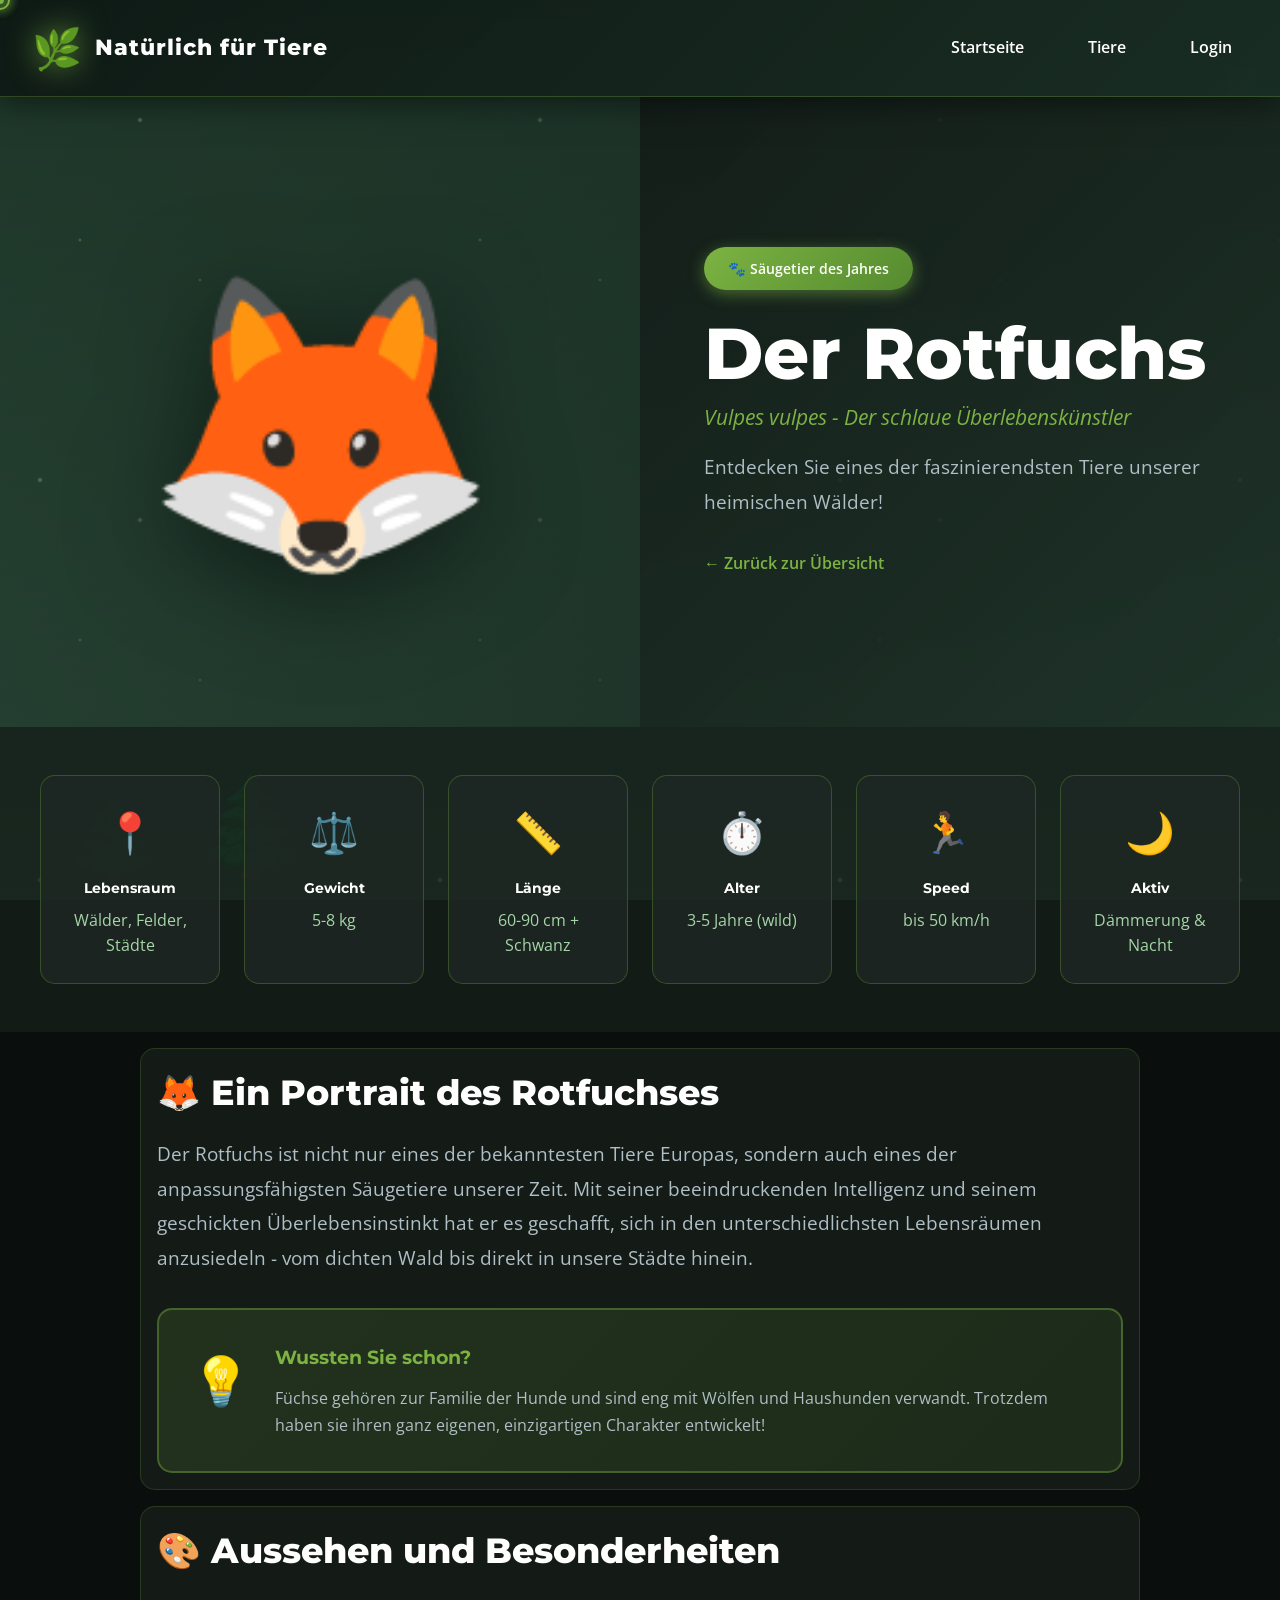
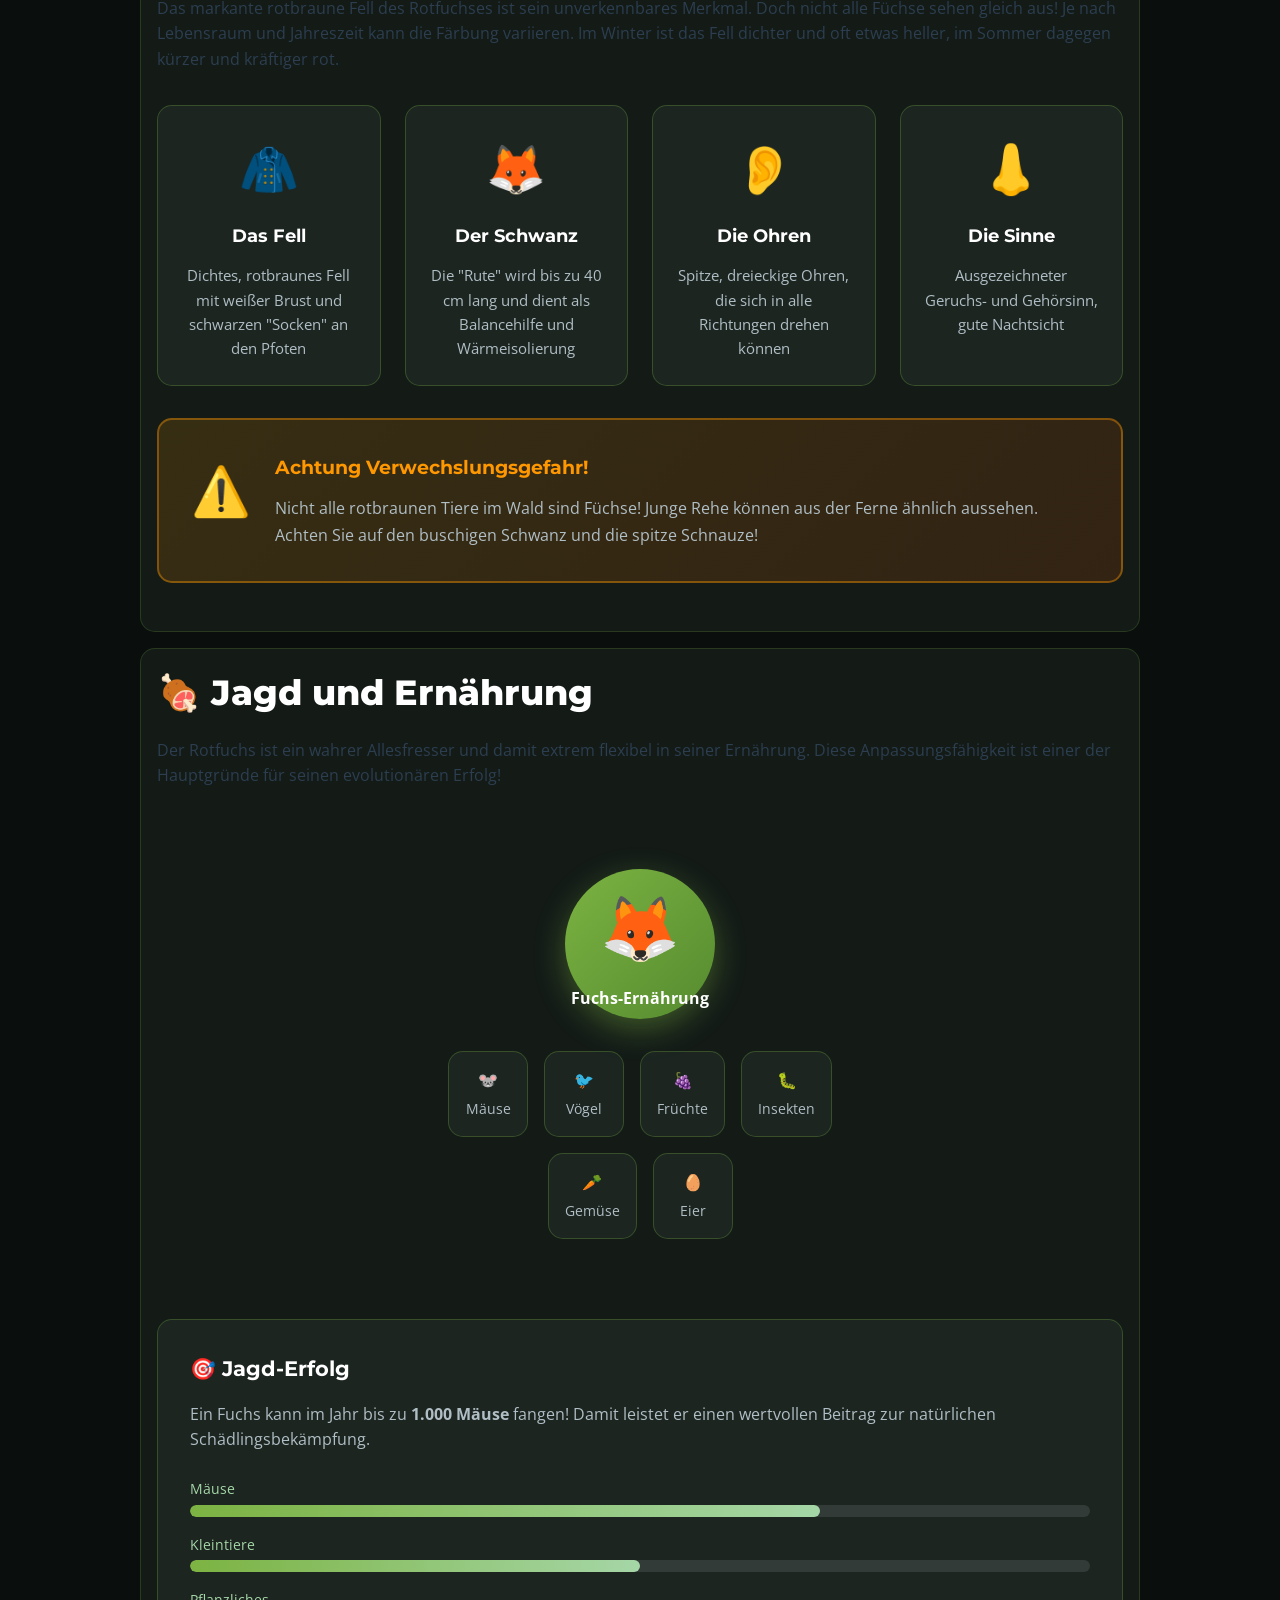
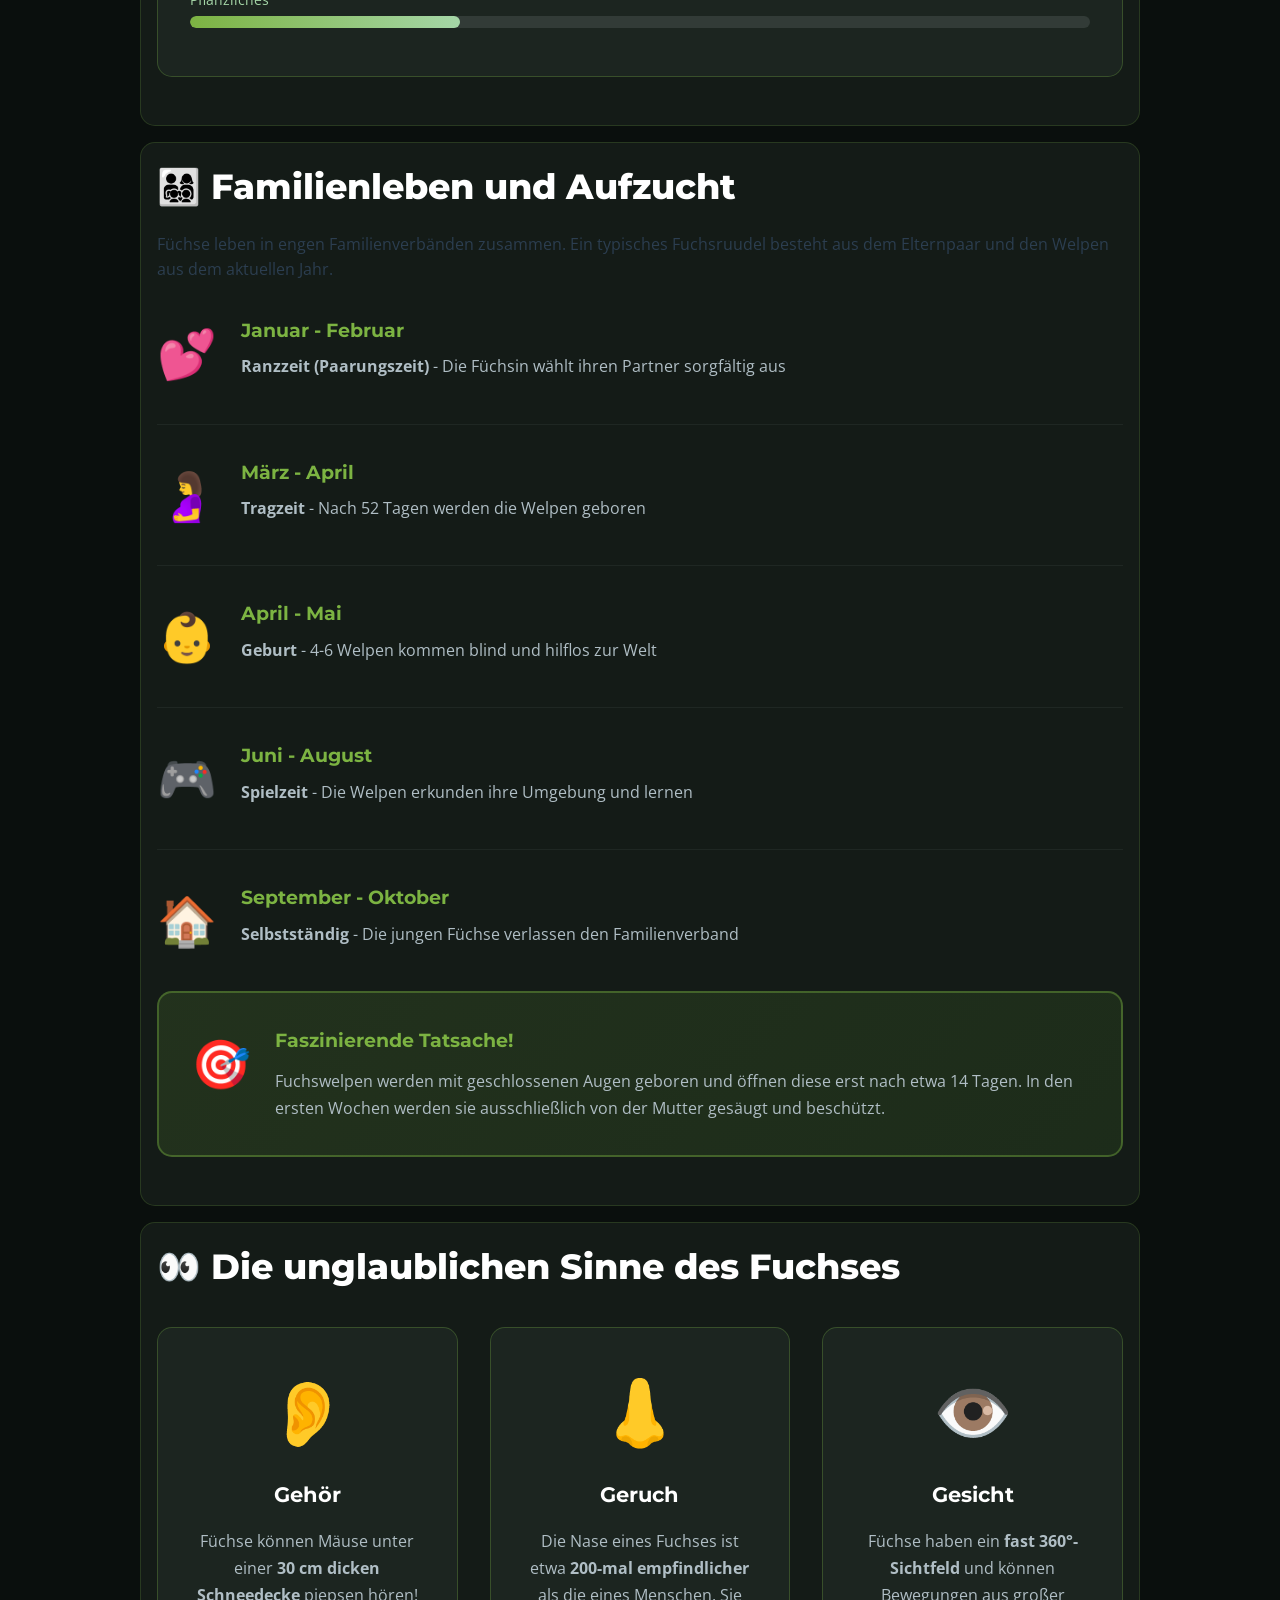
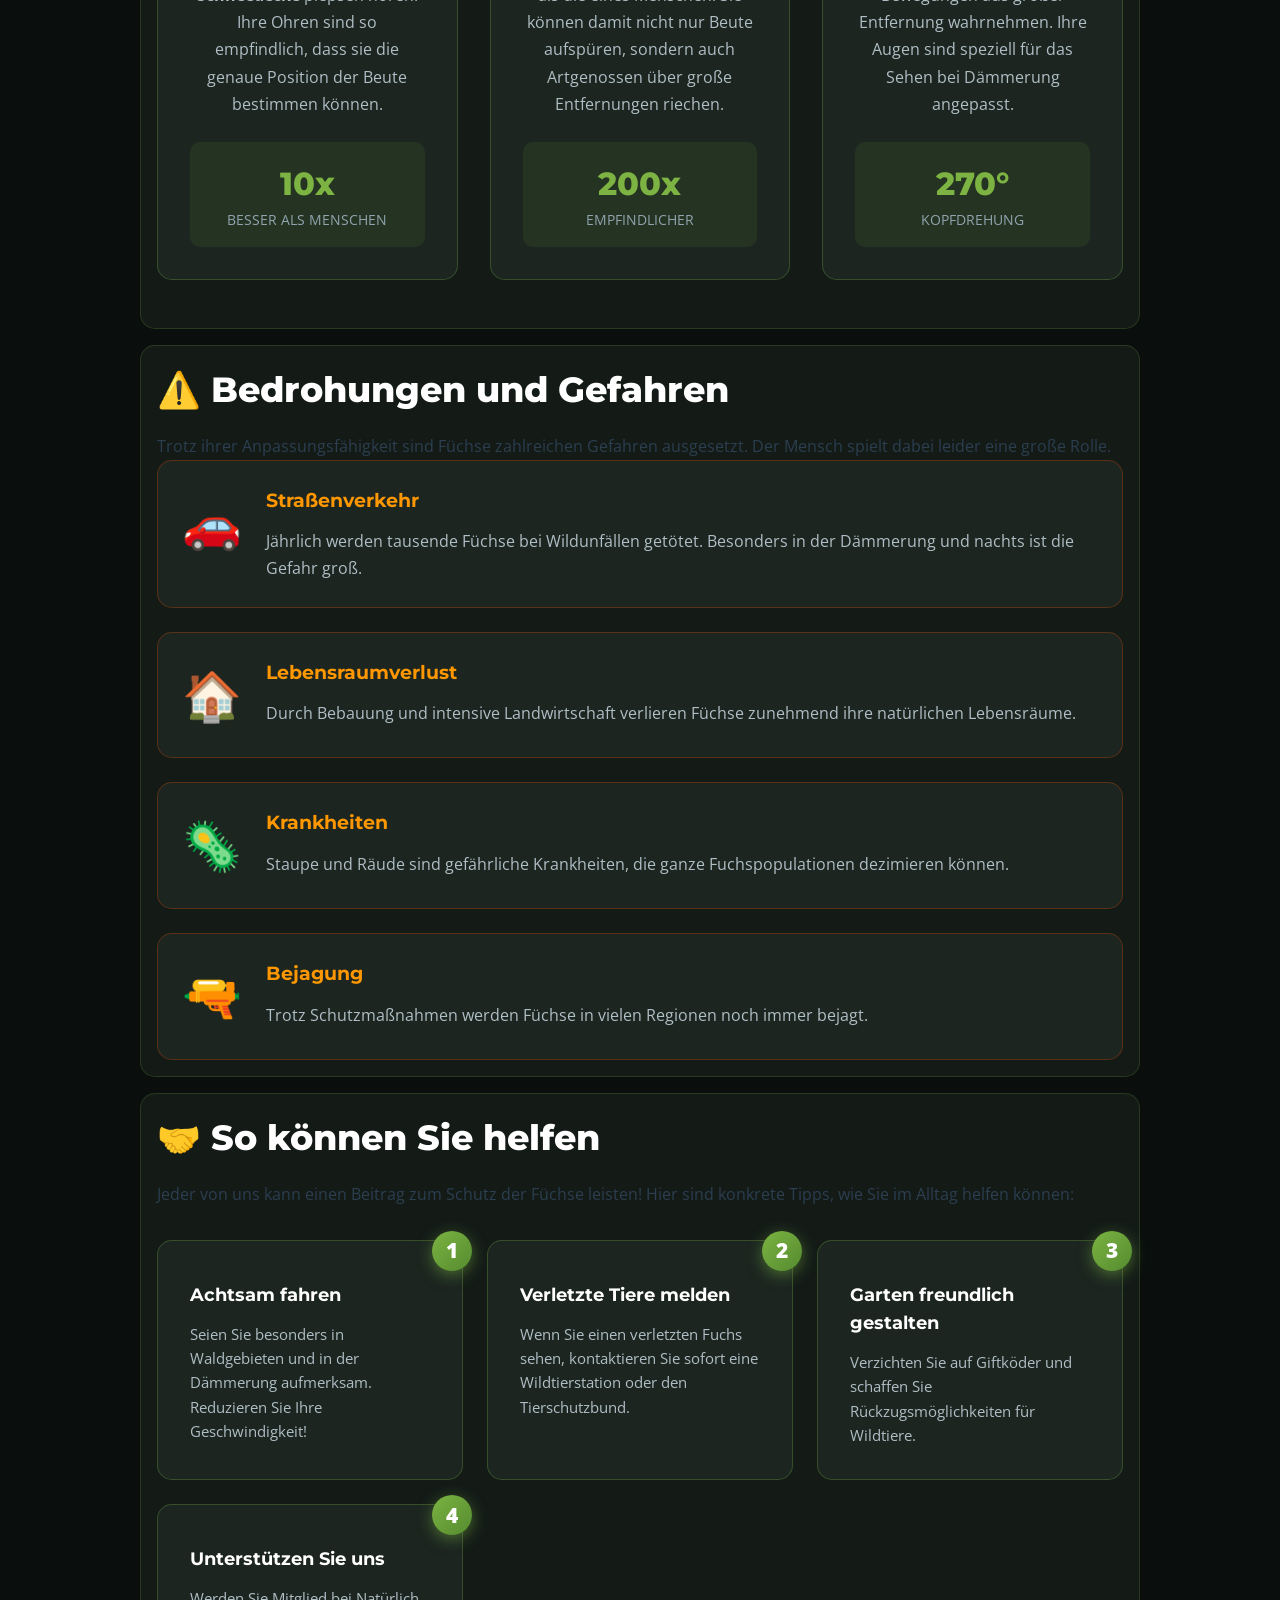
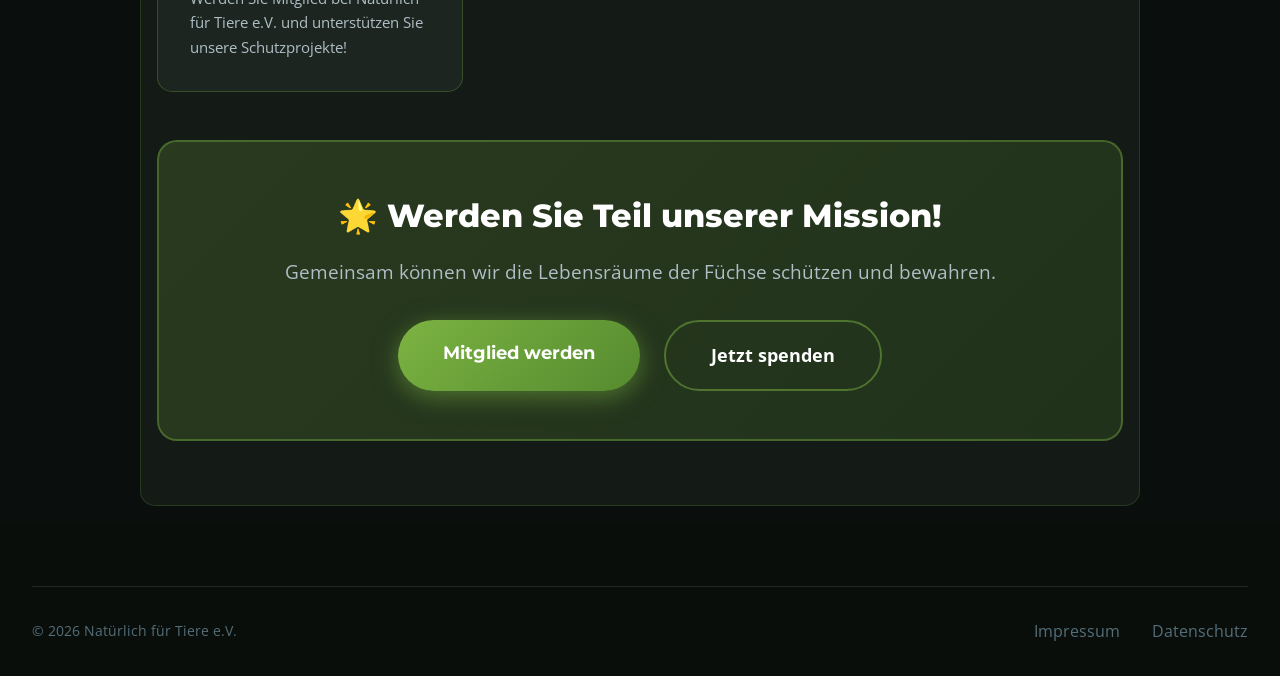
<file: fuchs.html>
<!DOCTYPE html>
<html lang="de">
<head>
    <meta charset="UTF-8">
    <meta name="viewport" content="width=device-width, initial-scale=1.0">
    <title>Der Rotfuchs - Schlauer Jäger der Nacht | Natürlich für Tiere</title>
    <link rel="stylesheet" href="style.css">
    <link href="https://fonts.googleapis.com/css2?family=Montserrat:wght@400;600;700;800;900&family=Open+Sans:wght@400;600;700&display=swap" rel="stylesheet">
</head>
<body>
    <!-- Custom Cursor -->
    <div class="cursor" id="cursor"></div>
    <div class="cursor-follower" id="cursorFollower"></div>
    <div class="cursor-dot" id="cursorDot"></div>
    <div class="particles" id="particles"></div>
    <div class="forest-bg">
        <div class="tree tree-1">🌲</div>
        <div class="tree tree-2">🌲</div>
        <div class="fireflies"></div>
    </div>

    <header>
        <nav class="navigation">
            <div class="logo">
                <span class="logo-symbol">🌿</span>
                <span class="logo-main">Natürlich für Tiere</span>
            </div>
            <ul class="nav-links">
                <li><a href="index.html">Startseite</a></li>
                <li><a href="index.html#tiere">Tiere</a></li>
                <li><a href="login.html">Login</a></li>
            </ul>
        </nav>
    </header>

    <main>
        <!-- Hero Section -->
        <section class="detail-hero">
            <div class="detail-hero-emoji">
                <span class="hero-emoji-main">🦊</span>
            </div>
            <div class="detail-hero-content">
                <span class="detail-badge">🐾 Säugetier des Jahres</span>
                <h1>Der Rotfuchs</h1>
                <p class="hero-latin">Vulpes vulpes - Der schlaue Überlebenskünstler</p>
                <p class="hero-intro">Entdecken Sie eines der faszinierendsten Tiere unserer heimischen Wälder!</p>
                <a href="index.html#tiere" class="btn-back">← Zurück zur Übersicht</a>
            </div>
        </section>

        <!-- Quick Facts -->
        <section class="quick-facts">
            <div class="facts-container">
                <div class="fact-box">
                    <span class="fact-icon">📍</span>
                    <h3>Lebensraum</h3>
                    <p>Wälder, Felder, Städte</p>
                </div>
                <div class="fact-box">
                    <span class="fact-icon">⚖️</span>
                    <h3>Gewicht</h3>
                    <p>5-8 kg</p>
                </div>
                <div class="fact-box">
                    <span class="fact-icon">📏</span>
                    <h3>Länge</h3>
                    <p>60-90 cm + Schwanz</p>
                </div>
                <div class="fact-box">
                    <span class="fact-icon">⏱️</span>
                    <h3>Alter</h3>
                    <p>3-5 Jahre (wild)</p>
                </div>
                <div class="fact-box">
                    <span class="fact-icon">🏃</span>
                    <h3>Speed</h3>
                    <p>bis 50 km/h</p>
                </div>
                <div class="fact-box">
                    <span class="fact-icon">🌙</span>
                    <h3>Aktiv</h3>
                    <p>Dämmerung & Nacht</p>
                </div>
            </div>
        </section>

        <!-- Main Content -->
        <section class="animal-main-content">
            <div class="content-wrapper">
                
                <!-- Introduction -->
                <div class="content-block intro-block">
                    <h2>🦊 Ein Portrait des Rotfuchses</h2>
                    <p class="lead-text">Der Rotfuchs ist nicht nur eines der bekanntesten Tiere Europas, sondern auch eines der anpassungsfähigsten Säugetiere unserer Zeit. Mit seiner beeindruckenden Intelligenz und seinem geschickten Überlebensinstinkt hat er es geschafft, sich in den unterschiedlichsten Lebensräumen anzusiedeln - vom dichten Wald bis direkt in unsere Städte hinein.</p>
                    
                    <div class="highlight-box">
                        <span class="highlight-icon">💡</span>
                        <div>
                            <h4>Wussten Sie schon?</h4>
                            <p>Füchse gehören zur Familie der Hunde und sind eng mit Wölfen und Haushunden verwandt. Trotzdem haben sie ihren ganz eigenen, einzigartigen Charakter entwickelt!</p>
                        </div>
                    </div>
                </div>

                <!-- Appearance -->
                <div class="content-block">
                    <h2>🎨 Aussehen und Besonderheiten</h2>
                    <p>Das markante rotbraune Fell des Rotfuchses ist sein unverkennbares Merkmal. Doch nicht alle Füchse sehen gleich aus! Je nach Lebensraum und Jahreszeit kann die Färbung variieren. Im Winter ist das Fell dichter und oft etwas heller, im Sommer dagegen kürzer und kräftiger rot.</p>
                    
                    <div class="feature-grid">
                        <div class="feature-item">
                            <span class="feature-emoji">🧥</span>
                            <h4>Das Fell</h4>
                            <p>Dichtes, rotbraunes Fell mit weißer Brust und schwarzen "Socken" an den Pfoten</p>
                        </div>
                        <div class="feature-item">
                            <span class="feature-emoji">🦊</span>
                            <h4>Der Schwanz</h4>
                            <p>Die "Rute" wird bis zu 40 cm lang und dient als Balancehilfe und Wärmeisolierung</p>
                        </div>
                        <div class="feature-item">
                            <span class="feature-emoji">👂</span>
                            <h4>Die Ohren</h4>
                            <p>Spitze, dreieckige Ohren, die sich in alle Richtungen drehen können</p>
                        </div>
                        <div class="feature-item">
                            <span class="feature-emoji">👃</span>
                            <h4>Die Sinne</h4>
                            <p>Ausgezeichneter Geruchs- und Gehörsinn, gute Nachtsicht</p>
                        </div>
                    </div>

                    <div class="info-box warning-box">
                        <span class="info-box-icon">⚠️</span>
                        <div>
                            <h4>Achtung Verwechslungsgefahr!</h4>
                            <p>Nicht alle rotbraunen Tiere im Wald sind Füchse! Junge Rehe können aus der Ferne ähnlich aussehen. Achten Sie auf den buschigen Schwanz und die spitze Schnauze!</p>
                        </div>
                    </div>
                </div>

                <!-- Hunting & Food -->
                <div class="content-block">
                    <h2>🍖 Jagd und Ernährung</h2>
                    <p>Der Rotfuchs ist ein wahrer Allesfresser und damit extrem flexibel in seiner Ernährung. Diese Anpassungsfähigkeit ist einer der Hauptgründe für seinen evolutionären Erfolg!</p>
                    
                    <div class="food-wheel">
                        <div class="wheel-center">
                            <span>🦊</span>
                            <p>Fuchs-Ernährung</p>
                        </div>
                        <div class="wheel-items">
                            <div class="wheel-item">🐭<span>Mäuse</span></div>
                            <div class="wheel-item">🐦<span>Vögel</span></div>
                            <div class="wheel-item">🍇<span>Früchte</span></div>
                            <div class="wheel-item">🐛<span>Insekten</span></div>
                            <div class="wheel-item">🥕<span>Gemüse</span></div>
                            <div class="wheel-item">🥚<span>Eier</span></div>
                        </div>
                    </div>

                    <div class="stat-box">
                        <h4>🎯 Jagd-Erfolg</h4>
                        <p>Ein Fuchs kann im Jahr bis zu <strong>1.000 Mäuse</strong> fangen! Damit leistet er einen wertvollen Beitrag zur natürlichen Schädlingsbekämpfung.</p>
                        <div class="progress-bar-container">
                            <div class="progress-label">Mäuse</div>
                            <div class="progress-bar"><div class="progress-fill" style="width: 70%"></div></div>
                            <div class="progress-label">Kleintiere</div>
                            <div class="progress-bar"><div class="progress-fill" style="width: 50%"></div></div>
                            <div class="progress-label">Pflanzliches</div>
                            <div class="progress-bar"><div class="progress-fill" style="width: 30%"></div></div>
                        </div>
                    </div>
                </div>

                <!-- Family Life -->
                <div class="content-block">
                    <h2>👨‍👩‍👧‍👦 Familienleben und Aufzucht</h2>
                    <p>Füchse leben in engen Familienverbänden zusammen. Ein typisches Fuchsruudel besteht aus dem Elternpaar und den Welpen aus dem aktuellen Jahr.</p>
                    
                    <div class="timeline">
                        <div class="timeline-item">
                            <span class="timeline-icon">💕</span>
                            <div class="timeline-content">
                                <h4>Januar - Februar</h4>
                                <p><strong>Ranzzeit (Paarungszeit)</strong> - Die Füchsin wählt ihren Partner sorgfältig aus</p>
                            </div>
                        </div>
                        <div class="timeline-item">
                            <span class="timeline-icon">🤰</span>
                            <div class="timeline-content">
                                <h4>März - April</h4>
                                <p><strong>Tragzeit</strong> - Nach 52 Tagen werden die Welpen geboren</p>
                            </div>
                        </div>
                        <div class="timeline-item">
                            <span class="timeline-icon">👶</span>
                            <div class="timeline-content">
                                <h4>April - Mai</h4>
                                <p><strong>Geburt</strong> - 4-6 Welpen kommen blind und hilflos zur Welt</p>
                            </div>
                        </div>
                        <div class="timeline-item">
                            <span class="timeline-icon">🎮</span>
                            <div class="timeline-content">
                                <h4>Juni - August</h4>
                                <p><strong>Spielzeit</strong> - Die Welpen erkunden ihre Umgebung und lernen</p>
                            </div>
                        </div>
                        <div class="timeline-item">
                            <span class="timeline-icon">🏠</span>
                            <div class="timeline-content">
                                <h4>September - Oktober</h4>
                                <p><strong>Selbstständig</strong> - Die jungen Füchse verlassen den Familienverband</p>
                            </div>
                        </div>
                    </div>

                    <div class="fun-fact-box">
                        <span class="fun-fact-icon">🎯</span>
                        <div>
                            <h4>Faszinierende Tatsache!</h4>
                            <p>Fuchswelpen werden mit geschlossenen Augen geboren und öffnen diese erst nach etwa 14 Tagen. In den ersten Wochen werden sie ausschließlich von der Mutter gesäugt und beschützt.</p>
                        </div>
                    </div>
                </div>

                <!-- Senses -->
                <div class="content-block">
                    <h2>👀 Die unglaublichen Sinne des Fuchses</h2>
                    
                    <div class="senses-grid">
                        <div class="sense-card">
                            <span class="sense-icon">👂</span>
                            <h3>Gehör</h3>
                            <p>Füchse können Mäuse unter einer <strong>30 cm dicken Schneedecke</strong> piepsen hören! Ihre Ohren sind so empfindlich, dass sie die genaue Position der Beute bestimmen können.</p>
                            <div class="sense-stat">
                                <span class="stat-value">10x</span>
                                <span class="stat-label">besser als Menschen</span>
                            </div>
                        </div>
                        <div class="sense-card">
                            <span class="sense-icon">👃</span>
                            <h3>Geruch</h3>
                            <p>Die Nase eines Fuchses ist etwa <strong>200-mal empfindlicher</strong> als die eines Menschen. Sie können damit nicht nur Beute aufspüren, sondern auch Artgenossen über große Entfernungen riechen.</p>
                            <div class="sense-stat">
                                <span class="stat-value">200x</span>
                                <span class="stat-label">empfindlicher</span>
                            </div>
                        </div>
                        <div class="sense-card">
                            <span class="sense-icon">👁️</span>
                            <h3>Gesicht</h3>
                            <p>Füchse haben ein <strong>fast 360°-Sichtfeld</strong> und können Bewegungen aus großer Entfernung wahrnehmen. Ihre Augen sind speziell für das Sehen bei Dämmerung angepasst.</p>
                            <div class="sense-stat">
                                <span class="stat-value">270°</span>
                                <span class="stat-label">Kopfdrehung</span>
                            </div>
                        </div>
                    </div>
                </div>

                <!-- Threats -->
                <div class="content-block">
                    <h2>⚠️ Bedrohungen und Gefahren</h2>
                    <p>Trotz ihrer Anpassungsfähigkeit sind Füchse zahlreichen Gefahren ausgesetzt. Der Mensch spielt dabei leider eine große Rolle.</p>
                    
                    <div class="threats-list">
                        <div class="threat-item">
                            <span class="threat-icon">🚗</span>
                            <div>
                                <h4>Straßenverkehr</h4>
                                <p>Jährlich werden tausende Füchse bei Wildunfällen getötet. Besonders in der Dämmerung und nachts ist die Gefahr groß.</p>
                            </div>
                        </div>
                        <div class="threat-item">
                            <span class="threat-icon">🏠</span>
                            <div>
                                <h4>Lebensraumverlust</h4>
                                <p>Durch Bebauung und intensive Landwirtschaft verlieren Füchse zunehmend ihre natürlichen Lebensräume.</p>
                            </div>
                        </div>
                        <div class="threat-item">
                            <span class="threat-icon">🦠</span>
                            <div>
                                <h4>Krankheiten</h4>
                                <p>Staupe und Räude sind gefährliche Krankheiten, die ganze Fuchspopulationen dezimieren können.</p>
                            </div>
                        </div>
                        <div class="threat-item">
                            <span class="threat-icon">🔫</span>
                            <div>
                                <h4>Bejagung</h4>
                                <p>Trotz Schutzmaßnahmen werden Füchse in vielen Regionen noch immer bejagt.</p>
                            </div>
                        </div>
                    </div>
                </div>

                <!-- How to Help -->
                <div class="content-block help-block">
                    <h2>🤝 So können Sie helfen</h2>
                    <p>Jeder von uns kann einen Beitrag zum Schutz der Füchse leisten! Hier sind konkrete Tipps, wie Sie im Alltag helfen können:</p>
                    
                    <div class="help-tips">
                        <div class="tip-card">
                            <span class="tip-number">1</span>
                            <h4>Achtsam fahren</h4>
                            <p>Seien Sie besonders in Waldgebieten und in der Dämmerung aufmerksam. Reduzieren Sie Ihre Geschwindigkeit!</p>
                        </div>
                        <div class="tip-card">
                            <span class="tip-number">2</span>
                            <h4>Verletzte Tiere melden</h4>
                            <p>Wenn Sie einen verletzten Fuchs sehen, kontaktieren Sie sofort eine Wildtierstation oder den Tierschutzbund.</p>
                        </div>
                        <div class="tip-card">
                            <span class="tip-number">3</span>
                            <h4>Garten freundlich gestalten</h4>
                            <p>Verzichten Sie auf Giftköder und schaffen Sie Rückzugsmöglichkeiten für Wildtiere.</p>
                        </div>
                        <div class="tip-card">
                            <span class="tip-number">4</span>
                            <h4>Unterstützen Sie uns</h4>
                            <p>Werden Sie Mitglied bei Natürlich für Tiere e.V. und unterstützen Sie unsere Schutzprojekte!</p>
                        </div>
                    </div>

                    <div class="cta-box">
                        <h3>🌟 Werden Sie Teil unserer Mission!</h3>
                        <p>Gemeinsam können wir die Lebensräume der Füchse schützen und bewahren.</p>
                        <div class="cta-buttons">
                            <a href="anmelden.html" class="btn-primary btn-glow">Mitglied werden</a>
                            <a href="#" class="btn-outline">Jetzt spenden</a>
                        </div>
                    </div>
                </div>

            </div>
        </section>
    </main>

    <footer>
        <div class="footer-content">
            <div class="footer-bottom">
                <p>&copy; 2026 Natürlich für Tiere e.V.</p>
                <div class="footer-legal">
                    <a href="#">Impressum</a>
                    <a href="#">Datenschutz</a>
                </div>
            </div>
        </div>
    </footer>

    <script>
        const particlesContainer = document.getElementById('particles');
        for (let i = 0; i < 30; i++) {
            const particle = document.createElement('div');
            particle.className = 'particle';
            particle.style.left = Math.random() * 100 + '%';
            particle.style.animationDelay = Math.random() * 5 + 's';
            particlesContainer.appendChild(particle);
        }
    </script>
</body>
</html>
</file>
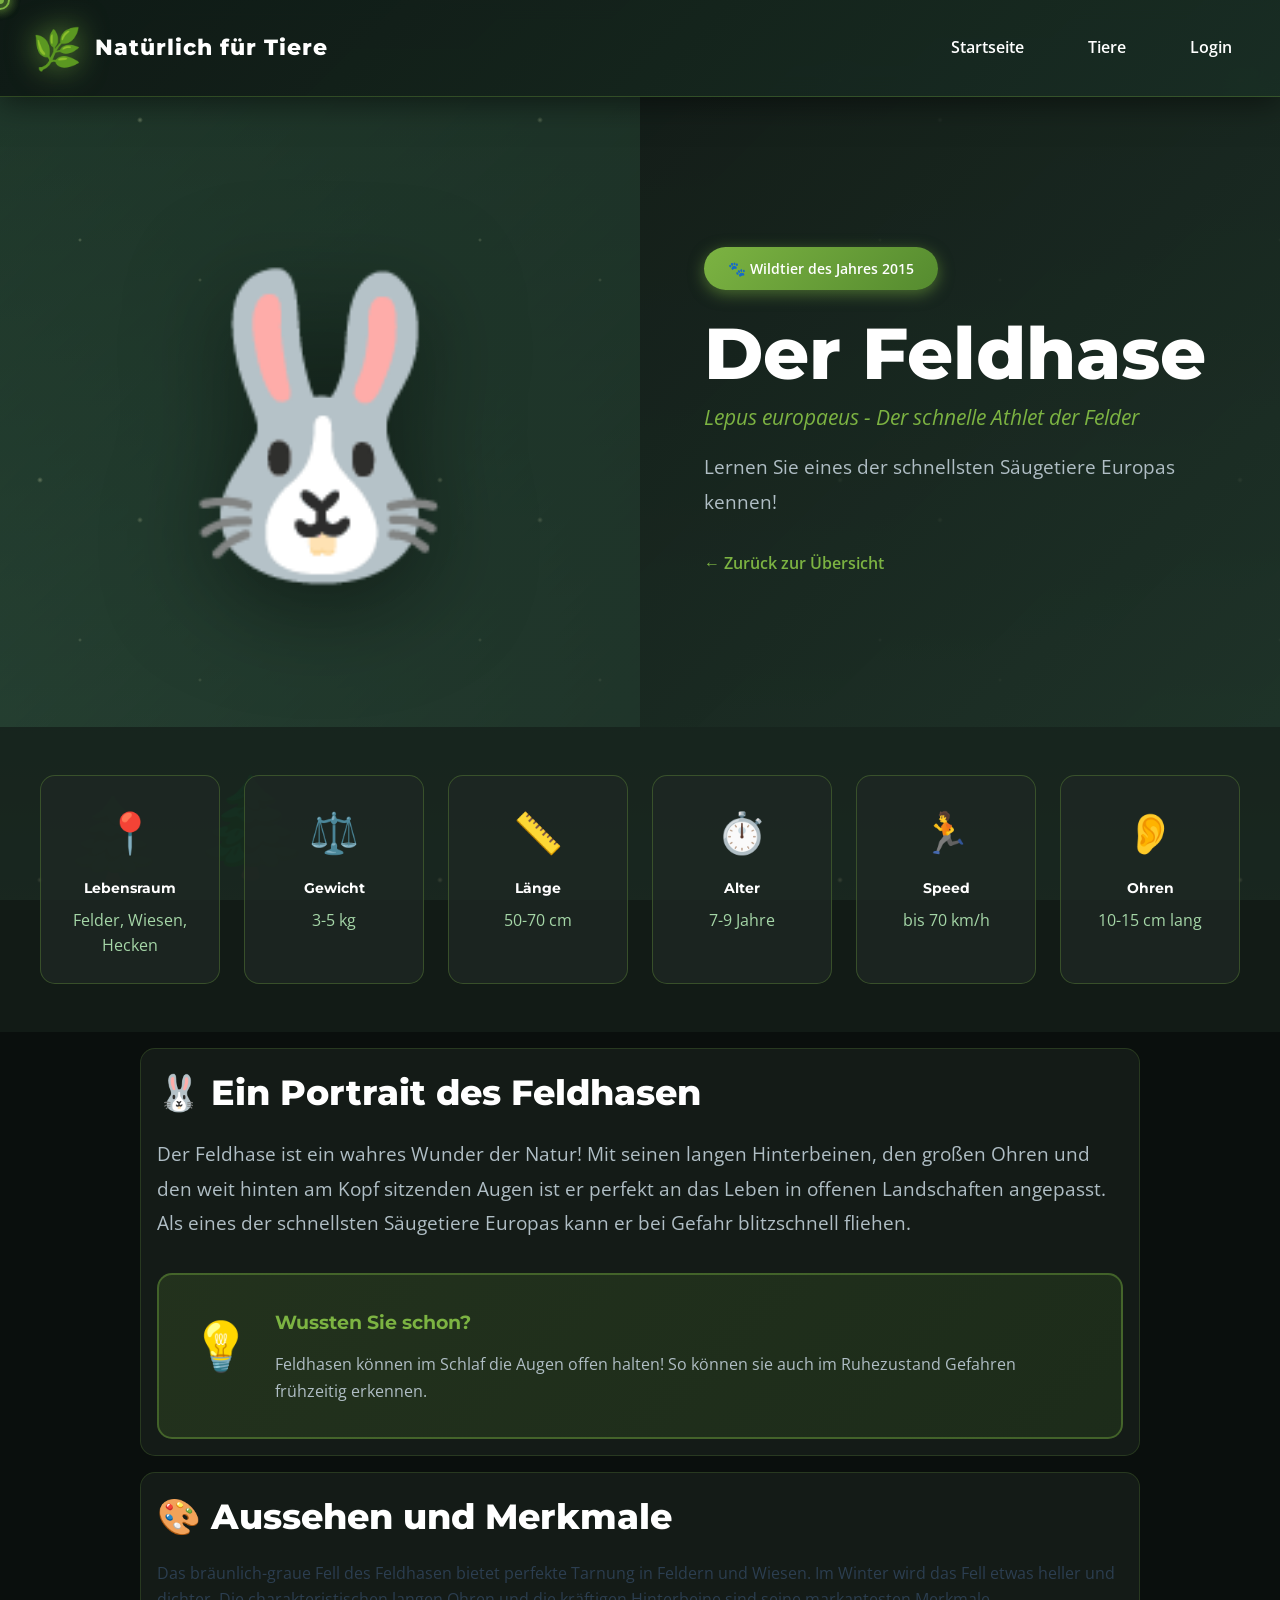
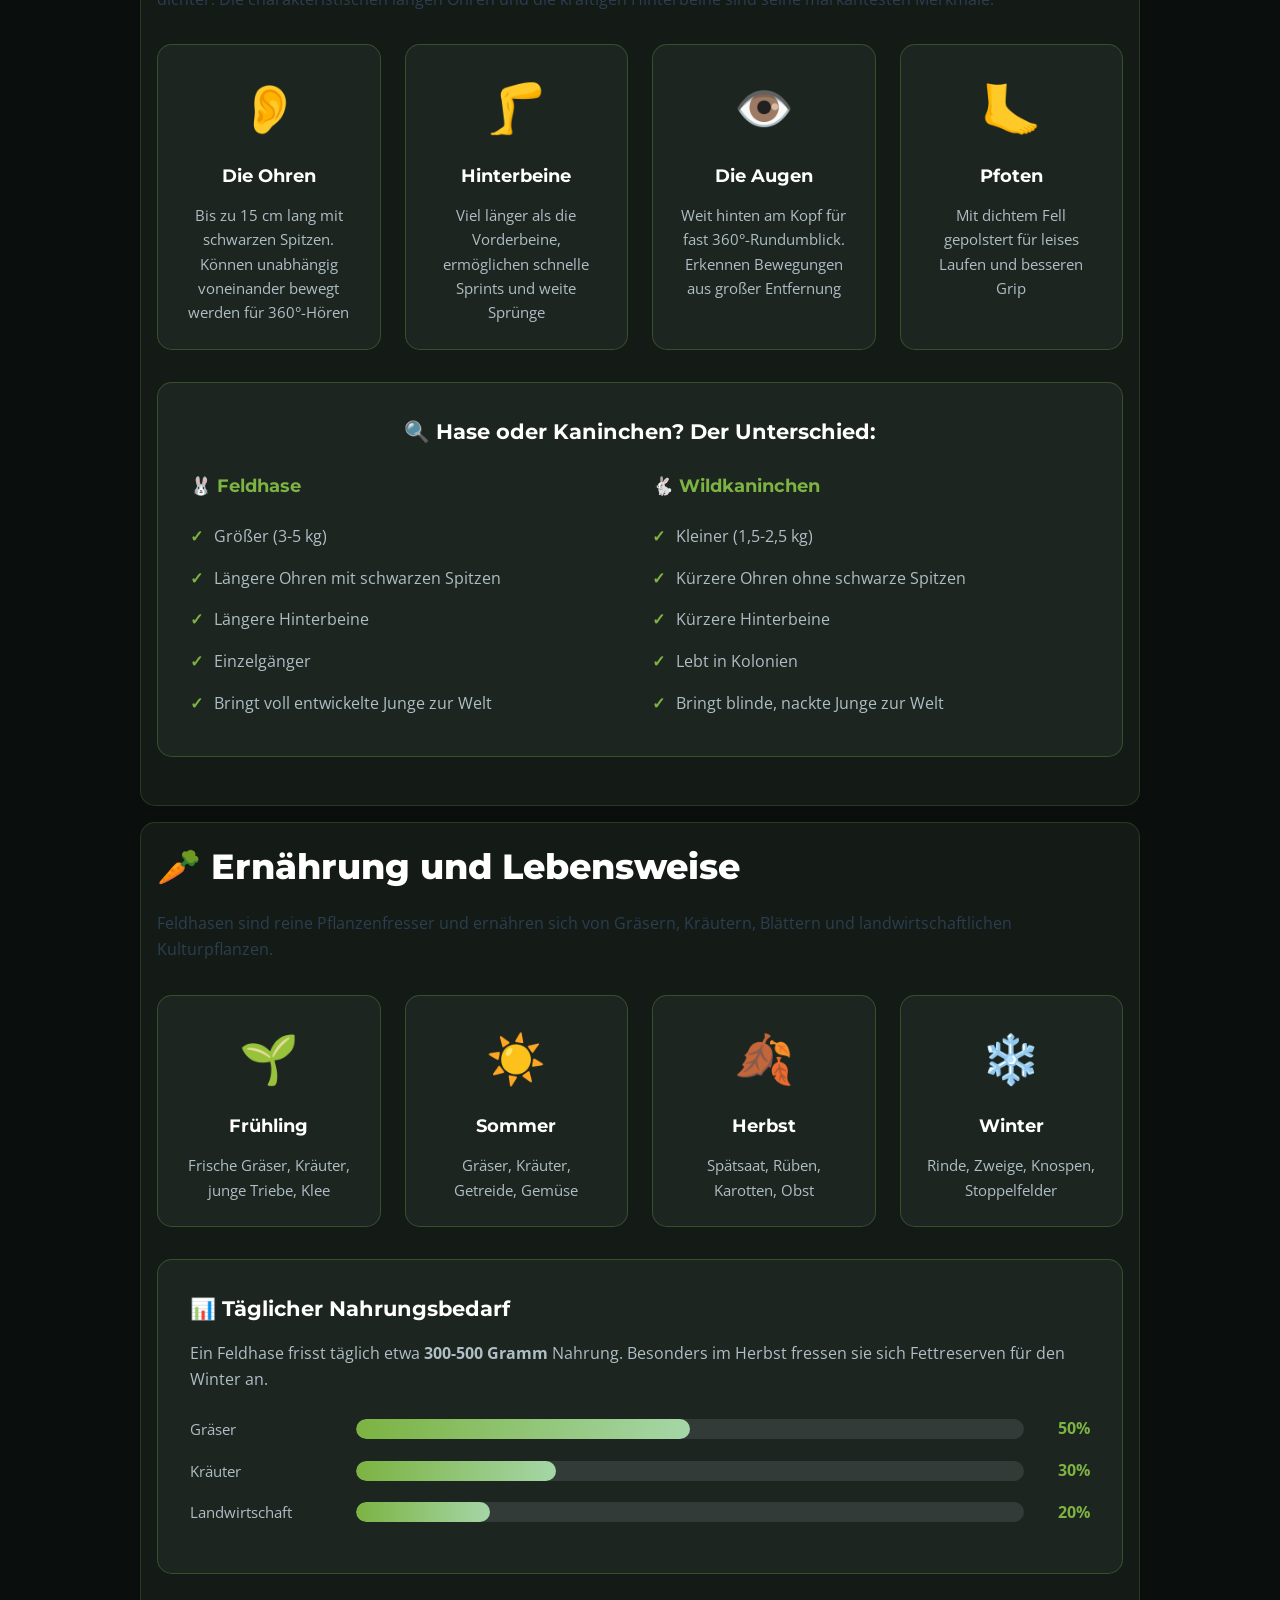
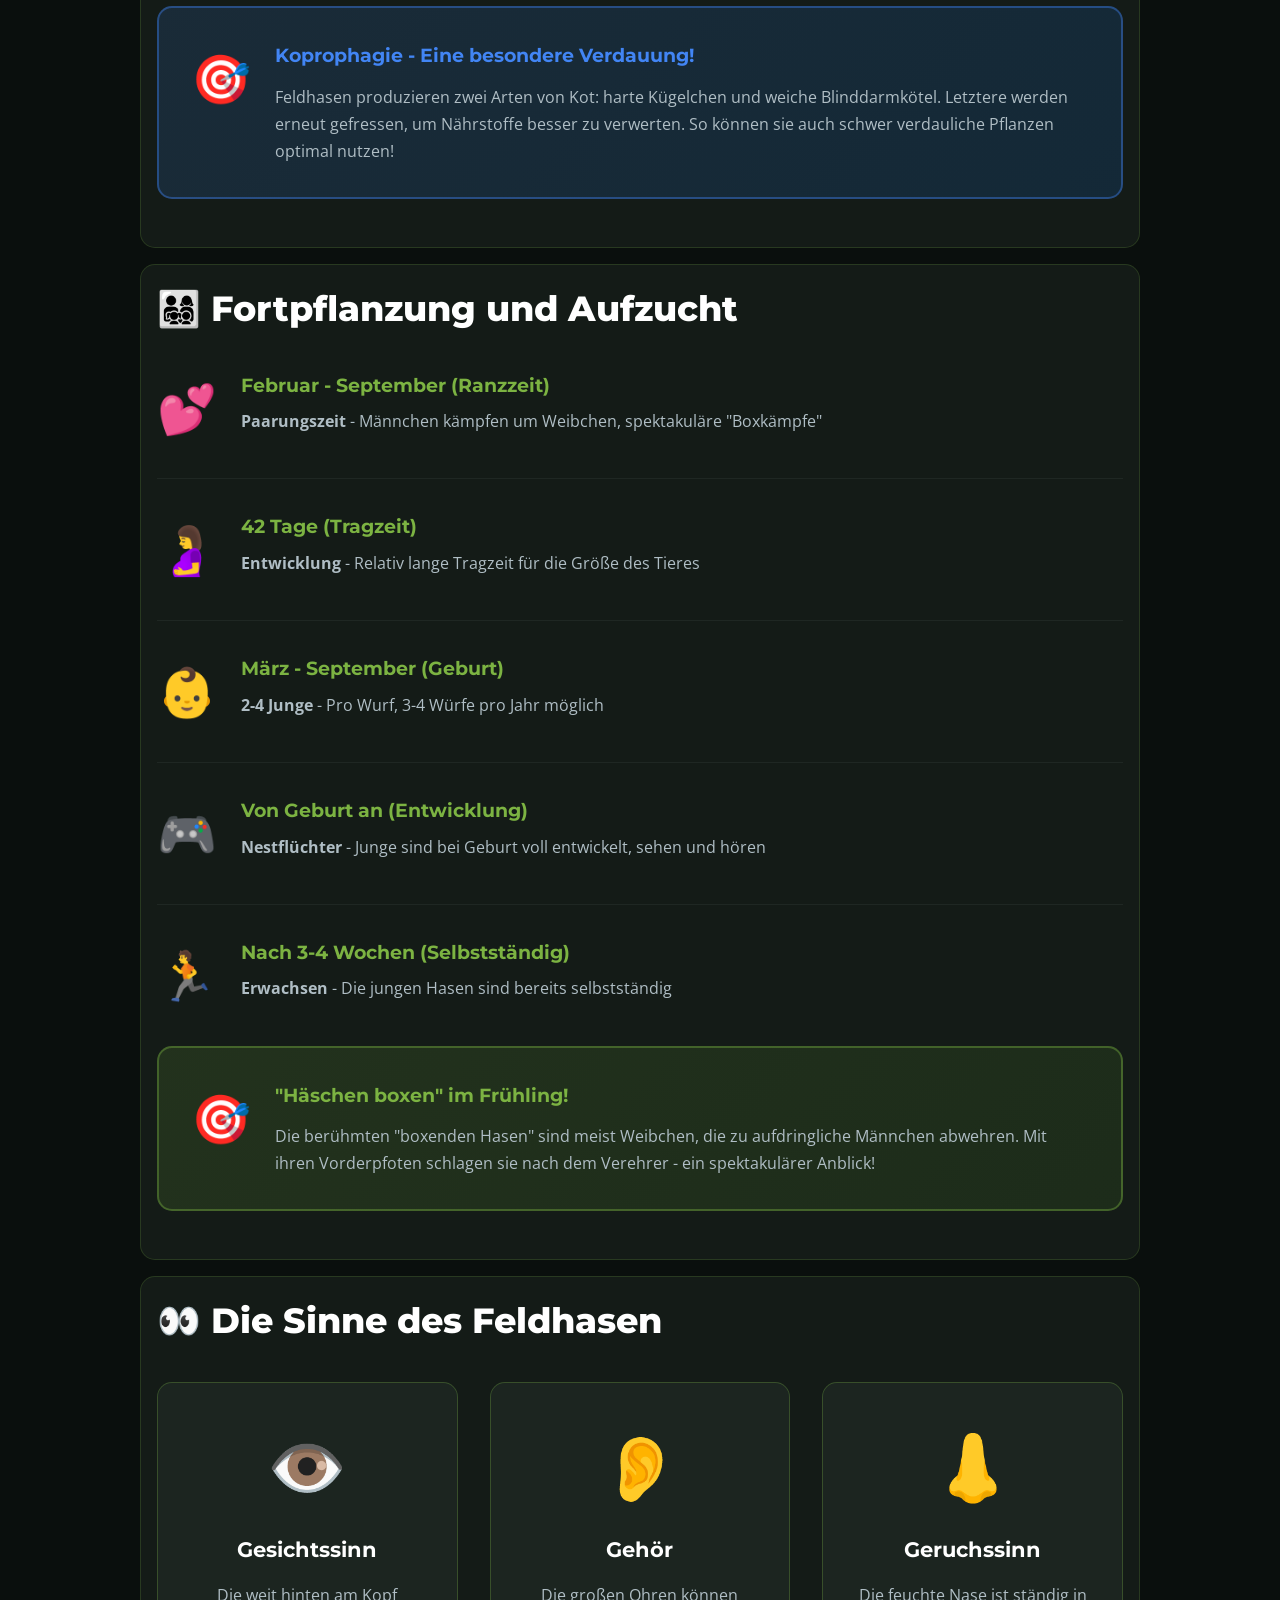
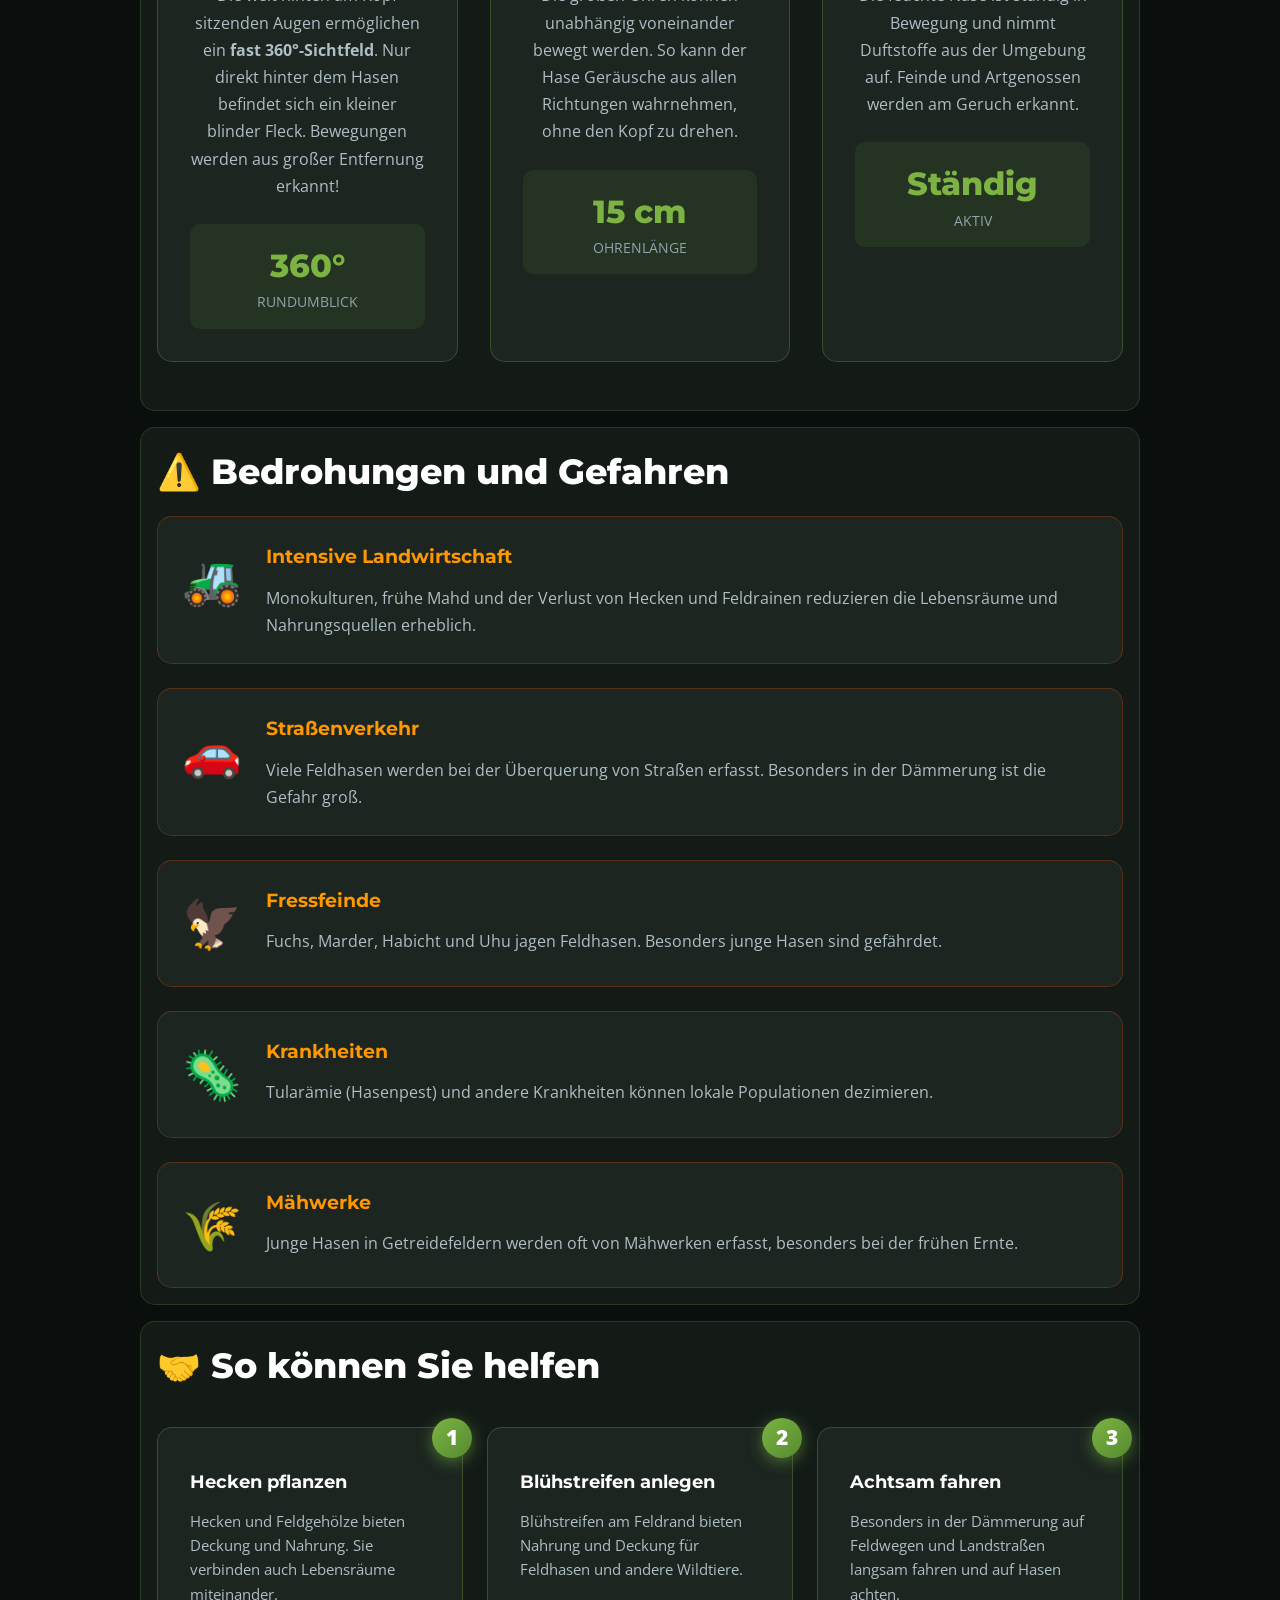
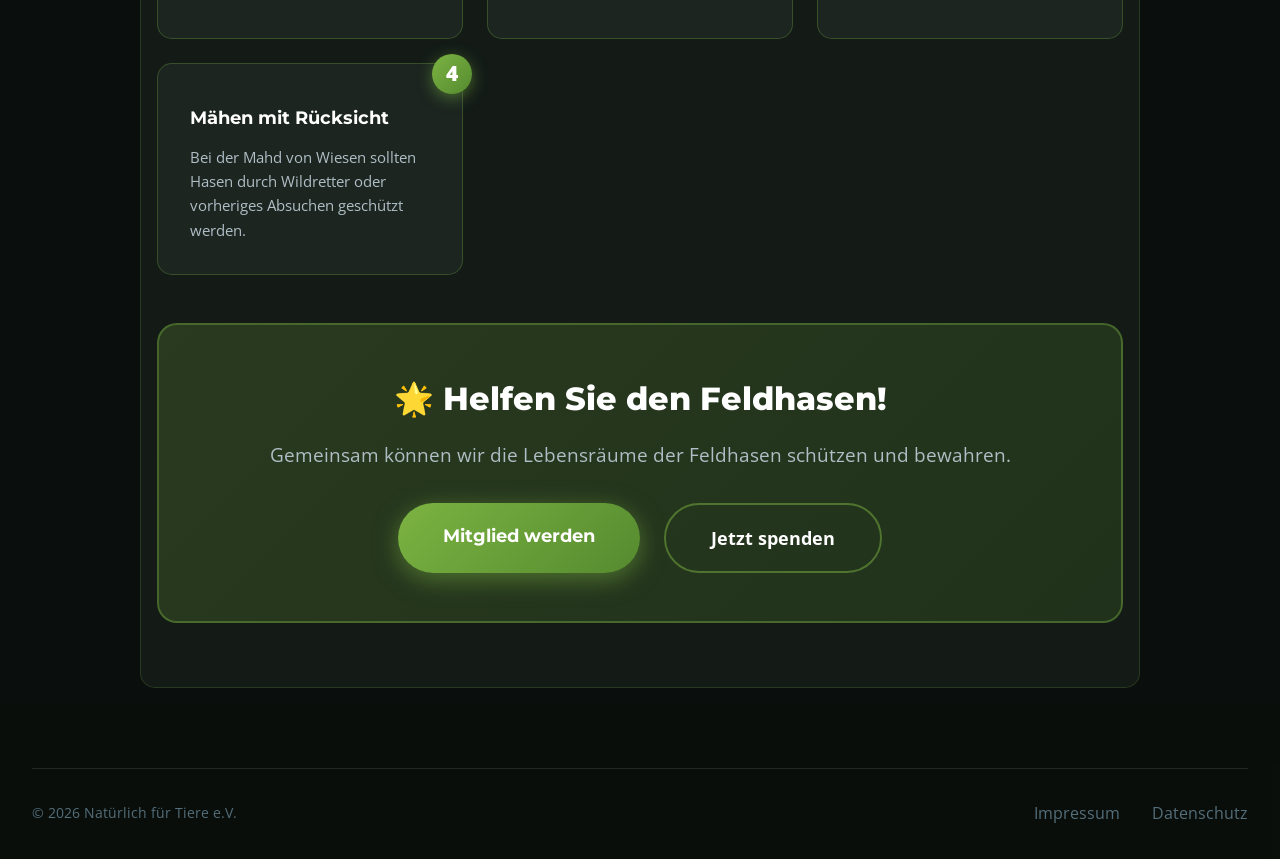
<file: hase.html>
<!DOCTYPE html>
<html lang="de">
<head>
    <meta charset="UTF-8">
    <meta name="viewport" content="width=device-width, initial-scale=1.0">
    <title>Der Feldhase - Schneller Läufer der Felder | Natürlich für Tiere</title>
    <link rel="stylesheet" href="style.css">
    <link href="https://fonts.googleapis.com/css2?family=Montserrat:wght@400;600;700;800;900&family=Open+Sans:wght@400;600;700&display=swap" rel="stylesheet">
</head>
<body>
    <div class="cursor" id="cursor"></div>
    <div class="cursor-follower" id="cursorFollower"></div>
    <div class="cursor-dot" id="cursorDot"></div>
    
    <div class="particles" id="particles"></div>
    <div class="forest-bg">
        <div class="tree tree-1">🌲</div>
        <div class="tree tree-2">🌲</div>
        <div class="fireflies"></div>
    </div>

    <header>
        <nav class="navigation">
            <div class="logo">
                <span class="logo-symbol">🌿</span>
                <span class="logo-main">Natürlich für Tiere</span>
            </div>
            <ul class="nav-links">
                <li><a href="index.html">Startseite</a></li>
                <li><a href="index.html#tiere">Tiere</a></li>
                <li><a href="login.html">Login</a></li>
            </ul>
        </nav>
    </header>

    <main>
        <section class="detail-hero">
            <div class="detail-hero-emoji">
                <span class="hero-emoji-main">🐰</span>
            </div>
            <div class="detail-hero-content">
                <span class="detail-badge">🐾 Wildtier des Jahres 2015</span>
                <h1>Der Feldhase</h1>
                <p class="hero-latin">Lepus europaeus - Der schnelle Athlet der Felder</p>
                <p class="hero-intro">Lernen Sie eines der schnellsten Säugetiere Europas kennen!</p>
                <a href="index.html#tiere" class="btn-back">← Zurück zur Übersicht</a>
            </div>
        </section>

        <section class="quick-facts">
            <div class="facts-container">
                <div class="fact-box">
                    <span class="fact-icon">📍</span>
                    <h3>Lebensraum</h3>
                    <p>Felder, Wiesen, Hecken</p>
                </div>
                <div class="fact-box">
                    <span class="fact-icon">⚖️</span>
                    <h3>Gewicht</h3>
                    <p>3-5 kg</p>
                </div>
                <div class="fact-box">
                    <span class="fact-icon">📏</span>
                    <h3>Länge</h3>
                    <p>50-70 cm</p>
                </div>
                <div class="fact-box">
                    <span class="fact-icon">⏱️</span>
                    <h3>Alter</h3>
                    <p>7-9 Jahre</p>
                </div>
                <div class="fact-box">
                    <span class="fact-icon">🏃</span>
                    <h3>Speed</h3>
                    <p>bis 70 km/h</p>
                </div>
                <div class="fact-box">
                    <span class="fact-icon">👂</span>
                    <h3>Ohren</h3>
                    <p>10-15 cm lang</p>
                </div>
            </div>
        </section>

        <section class="animal-main-content">
            <div class="content-wrapper">
                
                <div class="content-block intro-block">
                    <h2>🐰 Ein Portrait des Feldhasen</h2>
                    <p class="lead-text">Der Feldhase ist ein wahres Wunder der Natur! Mit seinen langen Hinterbeinen, den großen Ohren und den weit hinten am Kopf sitzenden Augen ist er perfekt an das Leben in offenen Landschaften angepasst. Als eines der schnellsten Säugetiere Europas kann er bei Gefahr blitzschnell fliehen.</p>
                    
                    <div class="highlight-box">
                        <span class="highlight-icon">💡</span>
                        <div>
                            <h4>Wussten Sie schon?</h4>
                            <p>Feldhasen können im Schlaf die Augen offen halten! So können sie auch im Ruhezustand Gefahren frühzeitig erkennen.</p>
                        </div>
                    </div>
                </div>

                <div class="content-block">
                    <h2>🎨 Aussehen und Merkmale</h2>
                    <p>Das bräunlich-graue Fell des Feldhasen bietet perfekte Tarnung in Feldern und Wiesen. Im Winter wird das Fell etwas heller und dichter. Die charakteristischen langen Ohren und die kräftigen Hinterbeine sind seine markantesten Merkmale.</p>
                    
                    <div class="feature-grid">
                        <div class="feature-item">
                            <span class="feature-emoji">👂</span>
                            <h4>Die Ohren</h4>
                            <p>Bis zu 15 cm lang mit schwarzen Spitzen. Können unabhängig voneinander bewegt werden für 360°-Hören</p>
                        </div>
                        <div class="feature-item">
                            <span class="feature-emoji">🦵</span>
                            <h4>Hinterbeine</h4>
                            <p>Viel länger als die Vorderbeine, ermöglichen schnelle Sprints und weite Sprünge</p>
                        </div>
                        <div class="feature-item">
                            <span class="feature-emoji">👁️</span>
                            <h4>Die Augen</h4>
                            <p>Weit hinten am Kopf für fast 360°-Rundumblick. Erkennen Bewegungen aus großer Entfernung</p>
                        </div>
                        <div class="feature-item">
                            <span class="feature-emoji">🦶</span>
                            <h4>Pfoten</h4>
                            <p>Mit dichtem Fell gepolstert für leises Laufen und besseren Grip</p>
                        </div>
                    </div>

                    <div class="comparison-box">
                        <h4>🔍 Hase oder Kaninchen? Der Unterschied:</h4>
                        <div class="comparison-grid">
                            <div class="comparison-item">
                                <h5>🐰 Feldhase</h5>
                                <ul>
                                    <li>Größer (3-5 kg)</li>
                                    <li>Längere Ohren mit schwarzen Spitzen</li>
                                    <li>Längere Hinterbeine</li>
                                    <li>Einzelgänger</li>
                                    <li>Bringt voll entwickelte Junge zur Welt</li>
                                </ul>
                            </div>
                            <div class="comparison-item">
                                <h5>🐇 Wildkaninchen</h5>
                                <ul>
                                    <li>Kleiner (1,5-2,5 kg)</li>
                                    <li>Kürzere Ohren ohne schwarze Spitzen</li>
                                    <li>Kürzere Hinterbeine</li>
                                    <li>Lebt in Kolonien</li>
                                    <li>Bringt blinde, nackte Junge zur Welt</li>
                                </ul>
                            </div>
                        </div>
                    </div>
                </div>

                <div class="content-block">
                    <h2>🥕 Ernährung und Lebensweise</h2>
                    <p>Feldhasen sind reine Pflanzenfresser und ernähren sich von Gräsern, Kräutern, Blättern und landwirtschaftlichen Kulturpflanzen.</p>
                    
                    <div class="season-food">
                        <div class="season-item">
                            <span class="season-icon">🌱</span>
                            <h4>Frühling</h4>
                            <p>Frische Gräser, Kräuter, junge Triebe, Klee</p>
                        </div>
                        <div class="season-item">
                            <span class="season-icon">☀️</span>
                            <h4>Sommer</h4>
                            <p>Gräser, Kräuter, Getreide, Gemüse</p>
                        </div>
                        <div class="season-item">
                            <span class="season-icon">🍂</span>
                            <h4>Herbst</h4>
                            <p>Spätsaat, Rüben, Karotten, Obst</p>
                        </div>
                        <div class="season-item">
                            <span class="season-icon">❄️</span>
                            <h4>Winter</h4>
                            <p>Rinde, Zweige, Knospen, Stoppelfelder</p>
                        </div>
                    </div>

                    <div class="stat-box">
                        <h4>📊 Täglicher Nahrungsbedarf</h4>
                        <p>Ein Feldhase frisst täglich etwa <strong>300-500 Gramm</strong> Nahrung. Besonders im Herbst fressen sie sich Fettreserven für den Winter an.</p>
                        <div class="food-chart">
                            <div class="chart-item">
                                <span>Gräser</span>
                                <div class="chart-bar"><div class="chart-fill" style="width: 50%"></div></div>
                                <span>50%</span>
                            </div>
                            <div class="chart-item">
                                <span>Kräuter</span>
                                <div class="chart-bar"><div class="chart-fill" style="width: 30%"></div></div>
                                <span>30%</span>
                            </div>
                            <div class="chart-item">
                                <span>Landwirtschaft</span>
                                <div class="chart-bar"><div class="chart-fill" style="width: 20%"></div></div>
                                <span>20%</span>
                            </div>
                        </div>
                    </div>

                    <div class="info-box info-box-blue">
                        <span class="info-box-icon">🎯</span>
                        <div>
                            <h4>Koprophagie - Eine besondere Verdauung!</h4>
                            <p>Feldhasen produzieren zwei Arten von Kot: harte Kügelchen und weiche Blinddarmkötel. Letztere werden erneut gefressen, um Nährstoffe besser zu verwerten. So können sie auch schwer verdauliche Pflanzen optimal nutzen!</p>
                        </div>
                    </div>
                </div>

                <div class="content-block">
                    <h2>👨‍👩‍👧‍👦 Fortpflanzung und Aufzucht</h2>
                    
                    <div class="timeline">
                        <div class="timeline-item">
                            <span class="timeline-icon">💕</span>
                            <div class="timeline-content">
                                <h4>Februar - September (Ranzzeit)</h4>
                                <p><strong>Paarungszeit</strong> - Männchen kämpfen um Weibchen, spektakuläre "Boxkämpfe"</p>
                            </div>
                        </div>
                        <div class="timeline-item">
                            <span class="timeline-icon">🤰</span>
                            <div class="timeline-content">
                                <h4>42 Tage (Tragzeit)</h4>
                                <p><strong>Entwicklung</strong> - Relativ lange Tragzeit für die Größe des Tieres</p>
                            </div>
                        </div>
                        <div class="timeline-item">
                            <span class="timeline-icon">👶</span>
                            <div class="timeline-content">
                                <h4>März - September (Geburt)</h4>
                                <p><strong>2-4 Junge</strong> - Pro Wurf, 3-4 Würfe pro Jahr möglich</p>
                            </div>
                        </div>
                        <div class="timeline-item">
                            <span class="timeline-icon">🎮</span>
                            <div class="timeline-content">
                                <h4>Von Geburt an (Entwicklung)</h4>
                                <p><strong>Nestflüchter</strong> - Junge sind bei Geburt voll entwickelt, sehen und hören</p>
                            </div>
                        </div>
                        <div class="timeline-item">
                            <span class="timeline-icon">🏃</span>
                            <div class="timeline-content">
                                <h4>Nach 3-4 Wochen (Selbstständig)</h4>
                                <p><strong>Erwachsen</strong> - Die jungen Hasen sind bereits selbstständig</p>
                            </div>
                        </div>
                    </div>

                    <div class="fun-fact-box">
                        <span class="fun-fact-icon">🎯</span>
                        <div>
                            <h4>"Häschen boxen" im Frühling!</h4>
                            <p>Die berühmten "boxenden Hasen" sind meist Weibchen, die zu aufdringliche Männchen abwehren. Mit ihren Vorderpfoten schlagen sie nach dem Verehrer - ein spektakulärer Anblick!</p>
                        </div>
                    </div>
                </div>

                <div class="content-block">
                    <h2>👀 Die Sinne des Feldhasen</h2>
                    
                    <div class="senses-grid">
                        <div class="sense-card">
                            <span class="sense-icon">👁️</span>
                            <h3>Gesichtssinn</h3>
                            <p>Die weit hinten am Kopf sitzenden Augen ermöglichen ein <strong>fast 360°-Sichtfeld</strong>. Nur direkt hinter dem Hasen befindet sich ein kleiner blinder Fleck. Bewegungen werden aus großer Entfernung erkannt!</p>
                            <div class="sense-stat">
                                <span class="stat-value">360°</span>
                                <span class="stat-label">Rundumblick</span>
                            </div>
                        </div>
                        <div class="sense-card">
                            <span class="sense-icon">👂</span>
                            <h3>Gehör</h3>
                            <p>Die großen Ohren können unabhängig voneinander bewegt werden. So kann der Hase Geräusche aus allen Richtungen wahrnehmen, ohne den Kopf zu drehen.</p>
                            <div class="sense-stat">
                                <span class="stat-value">15 cm</span>
                                <span class="stat-label">Ohrenlänge</span>
                            </div>
                        </div>
                        <div class="sense-card">
                            <span class="sense-icon">👃</span>
                            <h3>Geruchssinn</h3>
                            <p>Die feuchte Nase ist ständig in Bewegung und nimmt Duftstoffe aus der Umgebung auf. Feinde und Artgenossen werden am Geruch erkannt.</p>
                            <div class="sense-stat">
                                <span class="stat-value">Ständig</span>
                                <span class="stat-label">aktiv</span>
                            </div>
                        </div>
                    </div>
                </div>

                <div class="content-block">
                    <h2>⚠️ Bedrohungen und Gefahren</h2>
                    
                    <div class="threats-list">
                        <div class="threat-item">
                            <span class="threat-icon">🚜</span>
                            <div>
                                <h4>Intensive Landwirtschaft</h4>
                                <p>Monokulturen, frühe Mahd und der Verlust von Hecken und Feldrainen reduzieren die Lebensräume und Nahrungsquellen erheblich.</p>
                            </div>
                        </div>
                        <div class="threat-item">
                            <span class="threat-icon">🚗</span>
                            <div>
                                <h4>Straßenverkehr</h4>
                                <p>Viele Feldhasen werden bei der Überquerung von Straßen erfasst. Besonders in der Dämmerung ist die Gefahr groß.</p>
                            </div>
                        </div>
                        <div class="threat-item">
                            <span class="threat-icon">🦅</span>
                            <div>
                                <h4>Fressfeinde</h4>
                                <p>Fuchs, Marder, Habicht und Uhu jagen Feldhasen. Besonders junge Hasen sind gefährdet.</p>
                            </div>
                        </div>
                        <div class="threat-item">
                            <span class="threat-icon">🦠</span>
                            <div>
                                <h4>Krankheiten</h4>
                                <p>Tularämie (Hasenpest) und andere Krankheiten können lokale Populationen dezimieren.</p>
                            </div>
                        </div>
                        <div class="threat-item">
                            <span class="threat-icon">🌾</span>
                            <div>
                                <h4>Mähwerke</h4>
                                <p>Junge Hasen in Getreidefeldern werden oft von Mähwerken erfasst, besonders bei der frühen Ernte.</p>
                            </div>
                        </div>
                    </div>
                </div>

                <div class="content-block help-block">
                    <h2>🤝 So können Sie helfen</h2>
                    
                    <div class="help-tips">
                        <div class="tip-card">
                            <span class="tip-number">1</span>
                            <h4>Hecken pflanzen</h4>
                            <p>Hecken und Feldgehölze bieten Deckung und Nahrung. Sie verbinden auch Lebensräume miteinander.</p>
                        </div>
                        <div class="tip-card">
                            <span class="tip-number">2</span>
                            <h4>Blühstreifen anlegen</h4>
                            <p>Blühstreifen am Feldrand bieten Nahrung und Deckung für Feldhasen und andere Wildtiere.</p>
                        </div>
                        <div class="tip-card">
                            <span class="tip-number">3</span>
                            <h4>Achtsam fahren</h4>
                            <p>Besonders in der Dämmerung auf Feldwegen und Landstraßen langsam fahren und auf Hasen achten.</p>
                        </div>
                        <div class="tip-card">
                            <span class="tip-number">4</span>
                            <h4>Mähen mit Rücksicht</h4>
                            <p>Bei der Mahd von Wiesen sollten Hasen durch Wildretter oder vorheriges Absuchen geschützt werden.</p>
                        </div>
                    </div>

                    <div class="cta-box">
                        <h3>🌟 Helfen Sie den Feldhasen!</h3>
                        <p>Gemeinsam können wir die Lebensräume der Feldhasen schützen und bewahren.</p>
                        <div class="cta-buttons">
                            <a href="anmelden.html" class="btn-primary btn-glow">Mitglied werden</a>
                            <a href="#" class="btn-outline">Jetzt spenden</a>
                        </div>
                    </div>
                </div>

            </div>
        </section>
    </main>

    <footer>
        <div class="footer-content">
            <div class="footer-bottom">
                <p>&copy; 2026 Natürlich für Tiere e.V.</p>
                <div class="footer-legal">
                    <a href="#">Impressum</a>
                    <a href="#">Datenschutz</a>
                </div>
            </div>
        </div>
    </footer>

    <script>
        const cursor = document.getElementById('cursor');
        const cursorFollower = document.getElementById('cursorFollower');
        const cursorDot = document.getElementById('cursorDot');
        let mouseX = 0, mouseY = 0, cursorX = 0, cursorY = 0, followerX = 0, followerY = 0;
        document.addEventListener('mousemove', (e) => {
            mouseX = e.clientX; mouseY = e.clientY;
            if (Math.random() > 0.7) {
                const trail = document.createElement('div');
                trail.className = 'cursor-trail';
                trail.style.left = e.clientX + 'px';
                trail.style.top = e.clientY + 'px';
                document.body.appendChild(trail);
                setTimeout(() => trail.remove(), 500);
            }
        });
        function animateCursor() {
            cursorX += (mouseX - cursorX) * 0.5;
            cursorY += (mouseY - cursorY) * 0.5;
            followerX += (mouseX - followerX) * 0.1;
            followerY += (mouseY - followerY) * 0.1;
            cursor.style.left = cursorX + 'px';
            cursor.style.top = cursorY + 'px';
            cursorDot.style.left = mouseX + 'px';
            cursorDot.style.top = mouseY + 'px';
            cursorFollower.style.left = followerX + 'px';
            cursorFollower.style.top = followerY + 'px';
            requestAnimationFrame(animateCursor);
        }
        animateCursor();
        const hoverElements = document.querySelectorAll('a, button, .btn-small, .animal-card, .project-card');
        hoverElements.forEach(el => {
            el.addEventListener('mouseenter', () => cursor.classList.add('hover'));
            el.addEventListener('mouseleave', () => cursor.classList.remove('hover'));
        });
        document.addEventListener('mousedown', () => cursor.classList.add('click'));
        document.addEventListener('mouseup', () => cursor.classList.remove('click'));
        document.addEventListener('click', (e) => {
            for (let i = 0; i < 8; i++) {
                const sparkle = document.createElement('div');
                sparkle.className = 'cursor-sparkle';
                sparkle.style.left = e.clientX + 'px';
                sparkle.style.top = e.clientY + 'px';
                const angle = (i / 8) * Math.PI * 2;
                const velocity = 50;
                sparkle.style.transform = `translate(-50%, -50%) translate(${Math.cos(angle) * velocity}px, ${Math.sin(angle) * velocity}px)`;
                document.body.appendChild(sparkle);
                setTimeout(() => sparkle.remove(), 600);
            }
        });
        const particlesContainer = document.getElementById('particles');
        for (let i = 0; i < 30; i++) {
            const particle = document.createElement('div');
            particle.className = 'particle';
            particle.style.left = Math.random() * 100 + '%';
            particle.style.animationDelay = Math.random() * 5 + 's';
            particlesContainer.appendChild(particle);
        }
    </script>
</body>
</html>
</file>
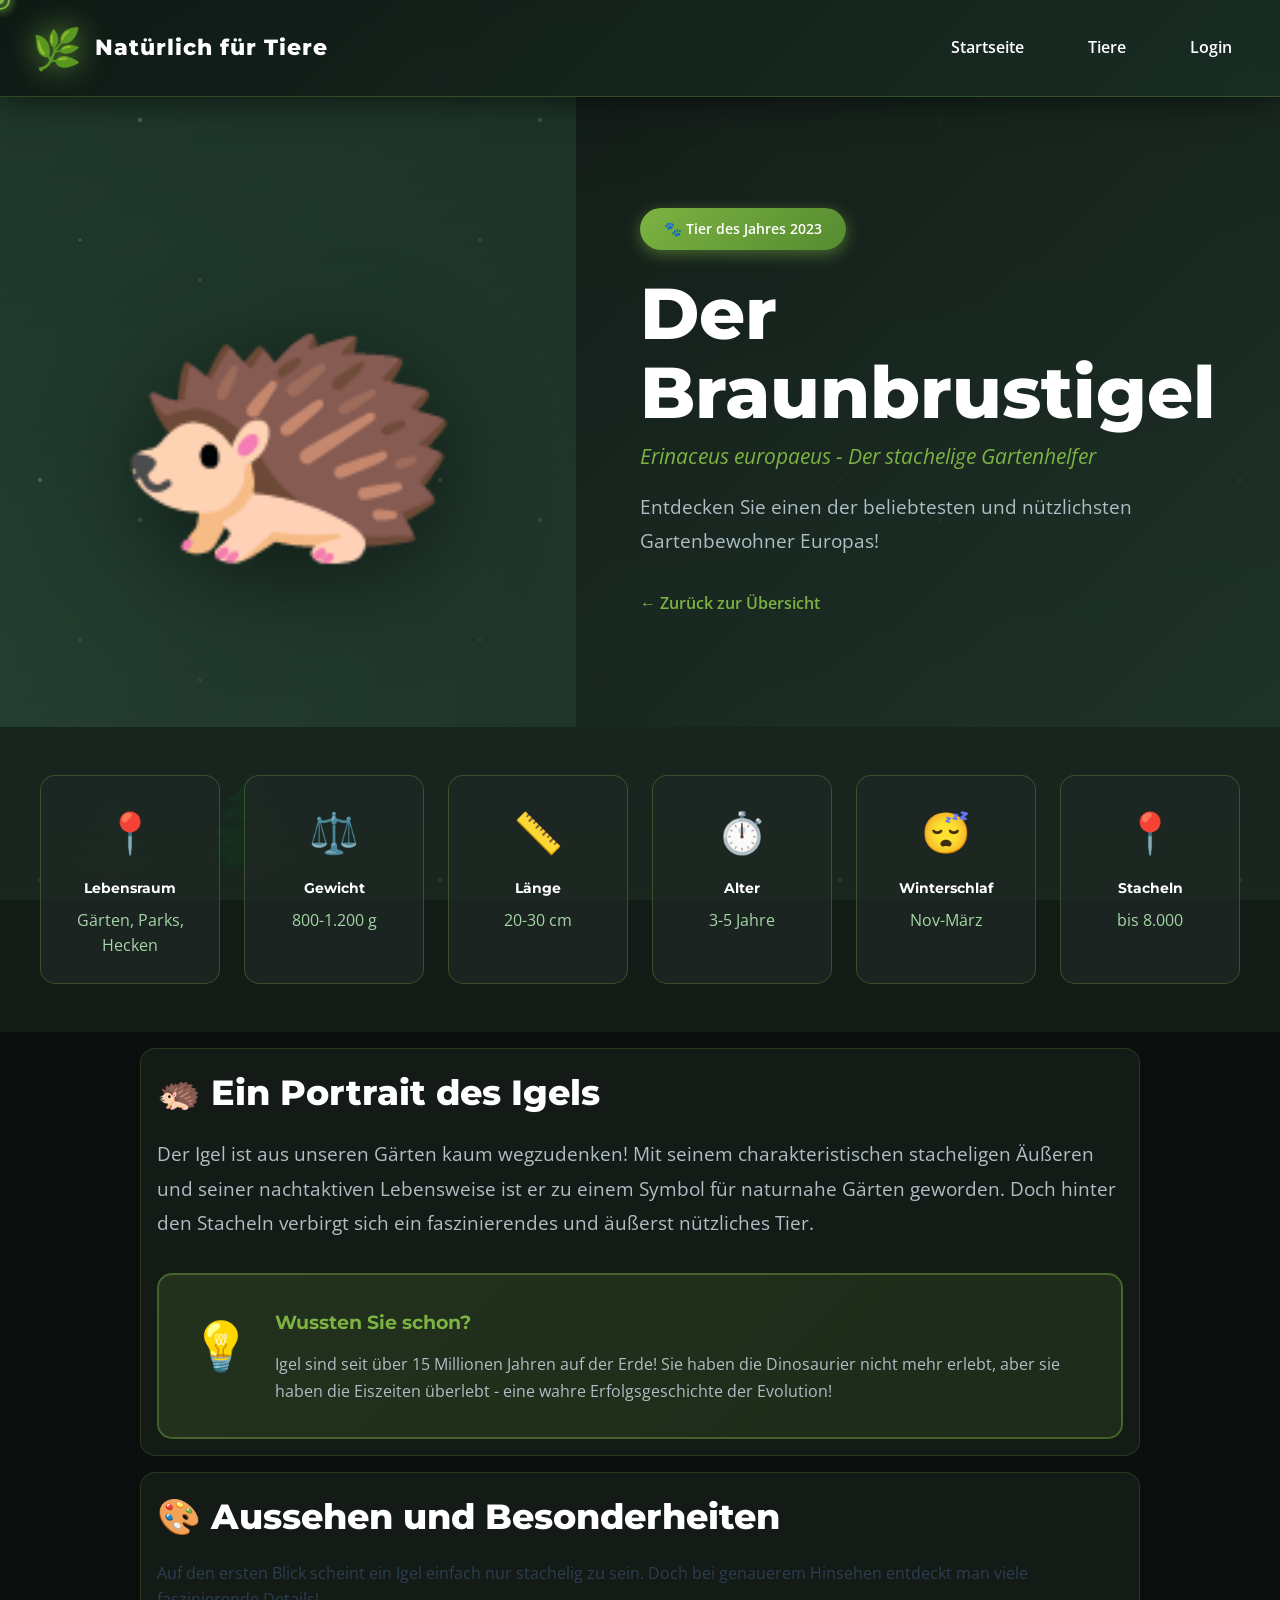
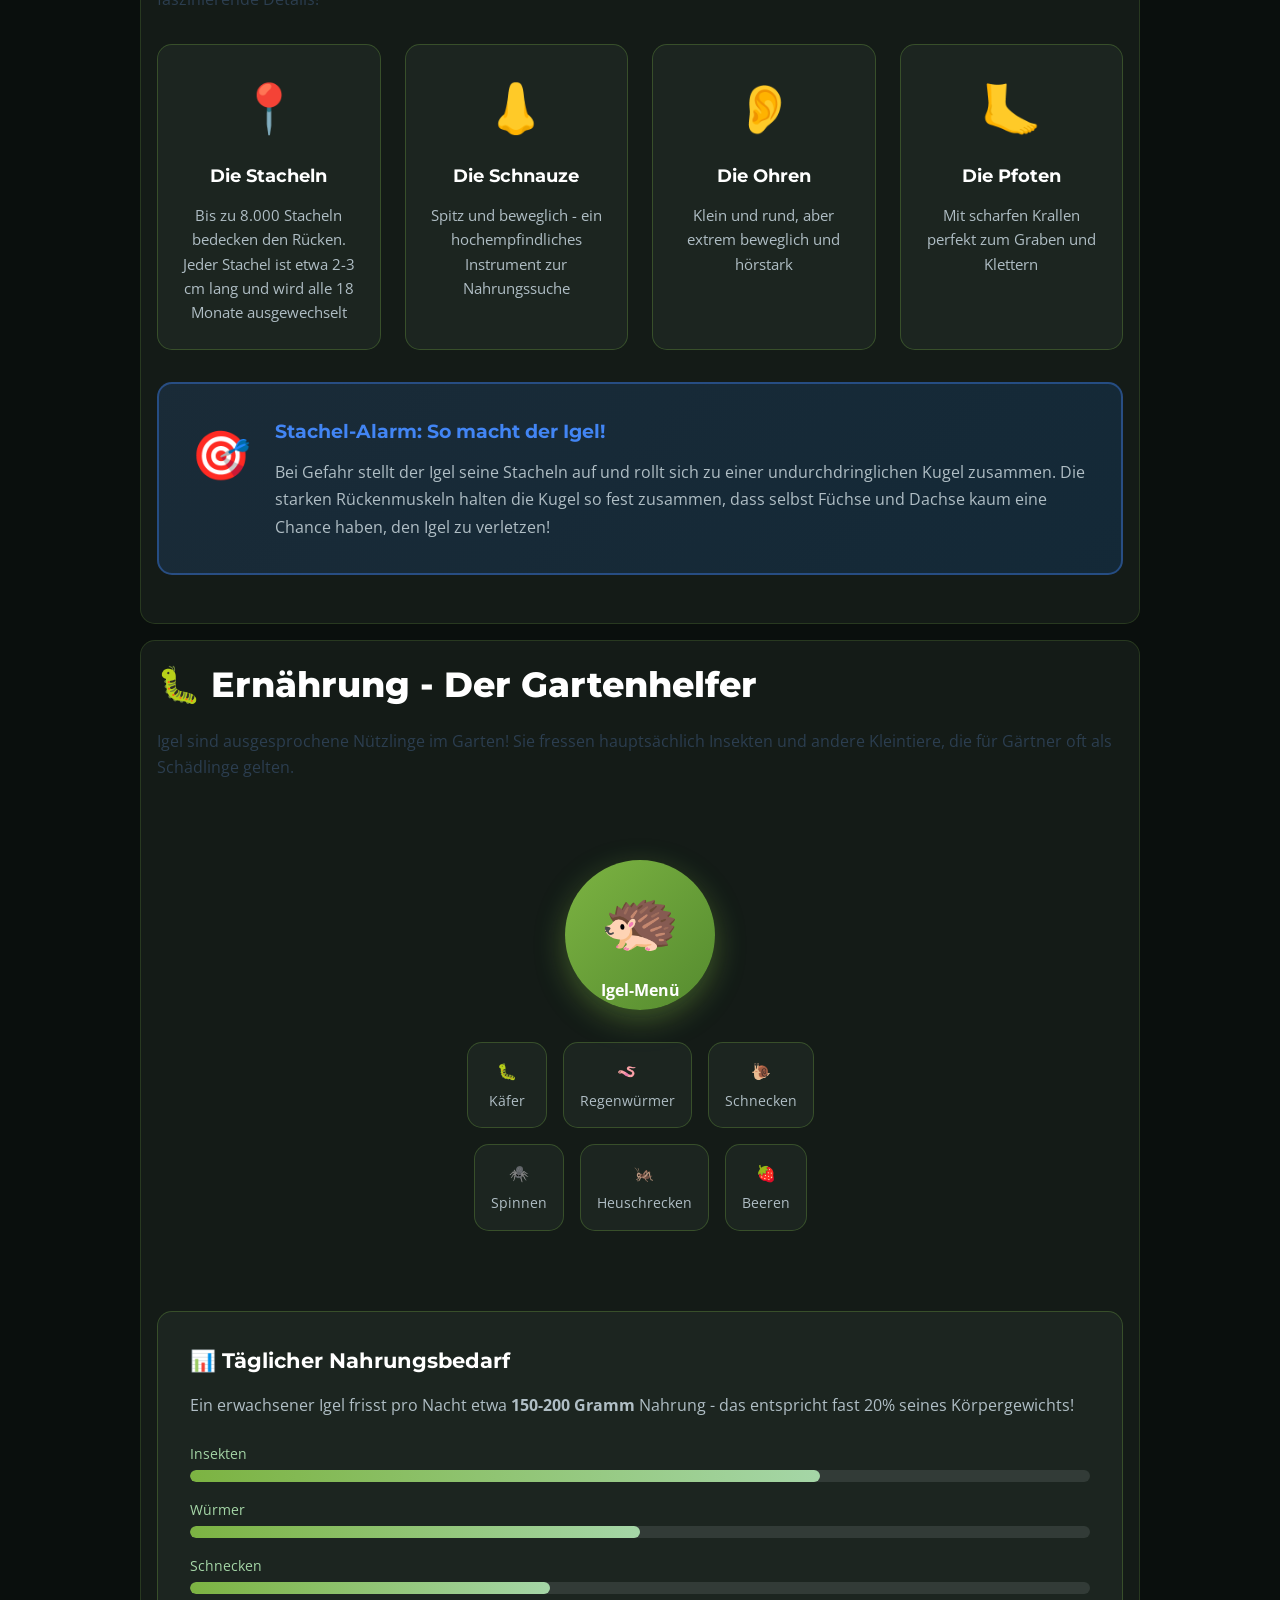
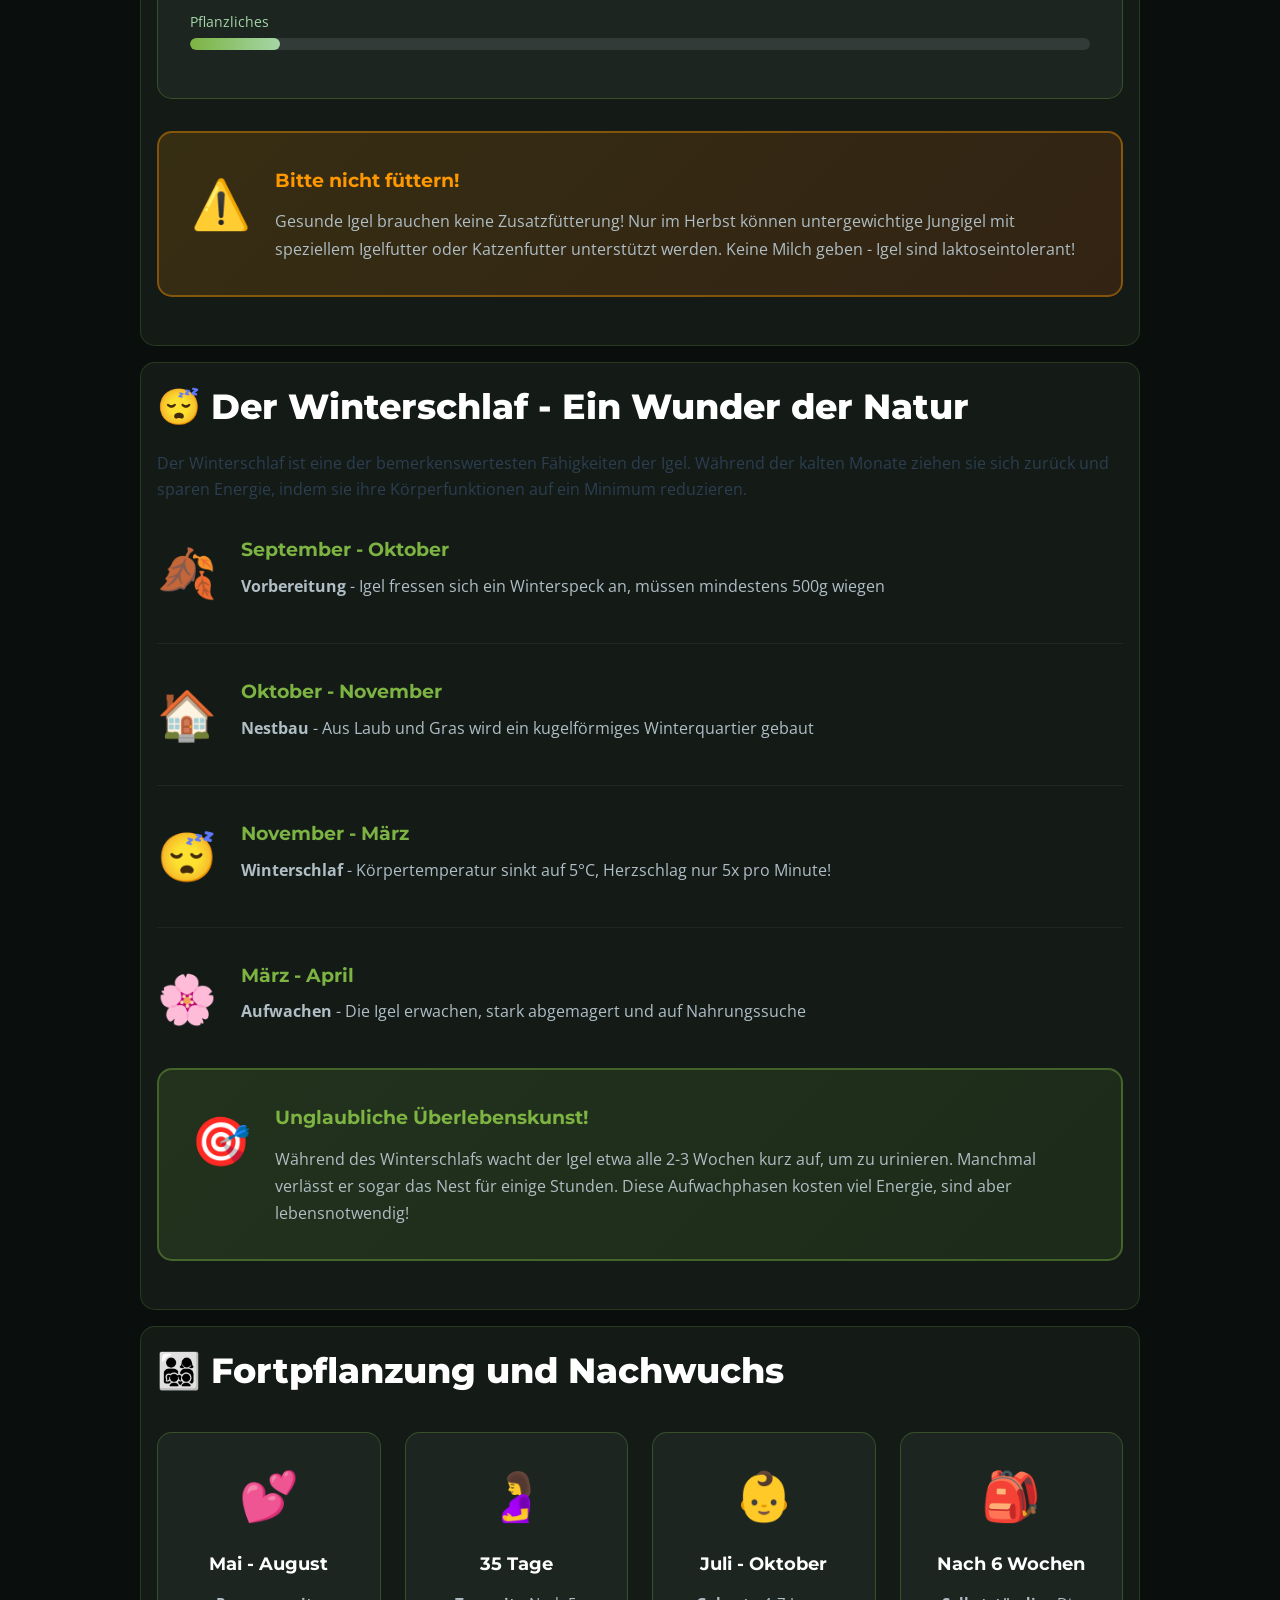
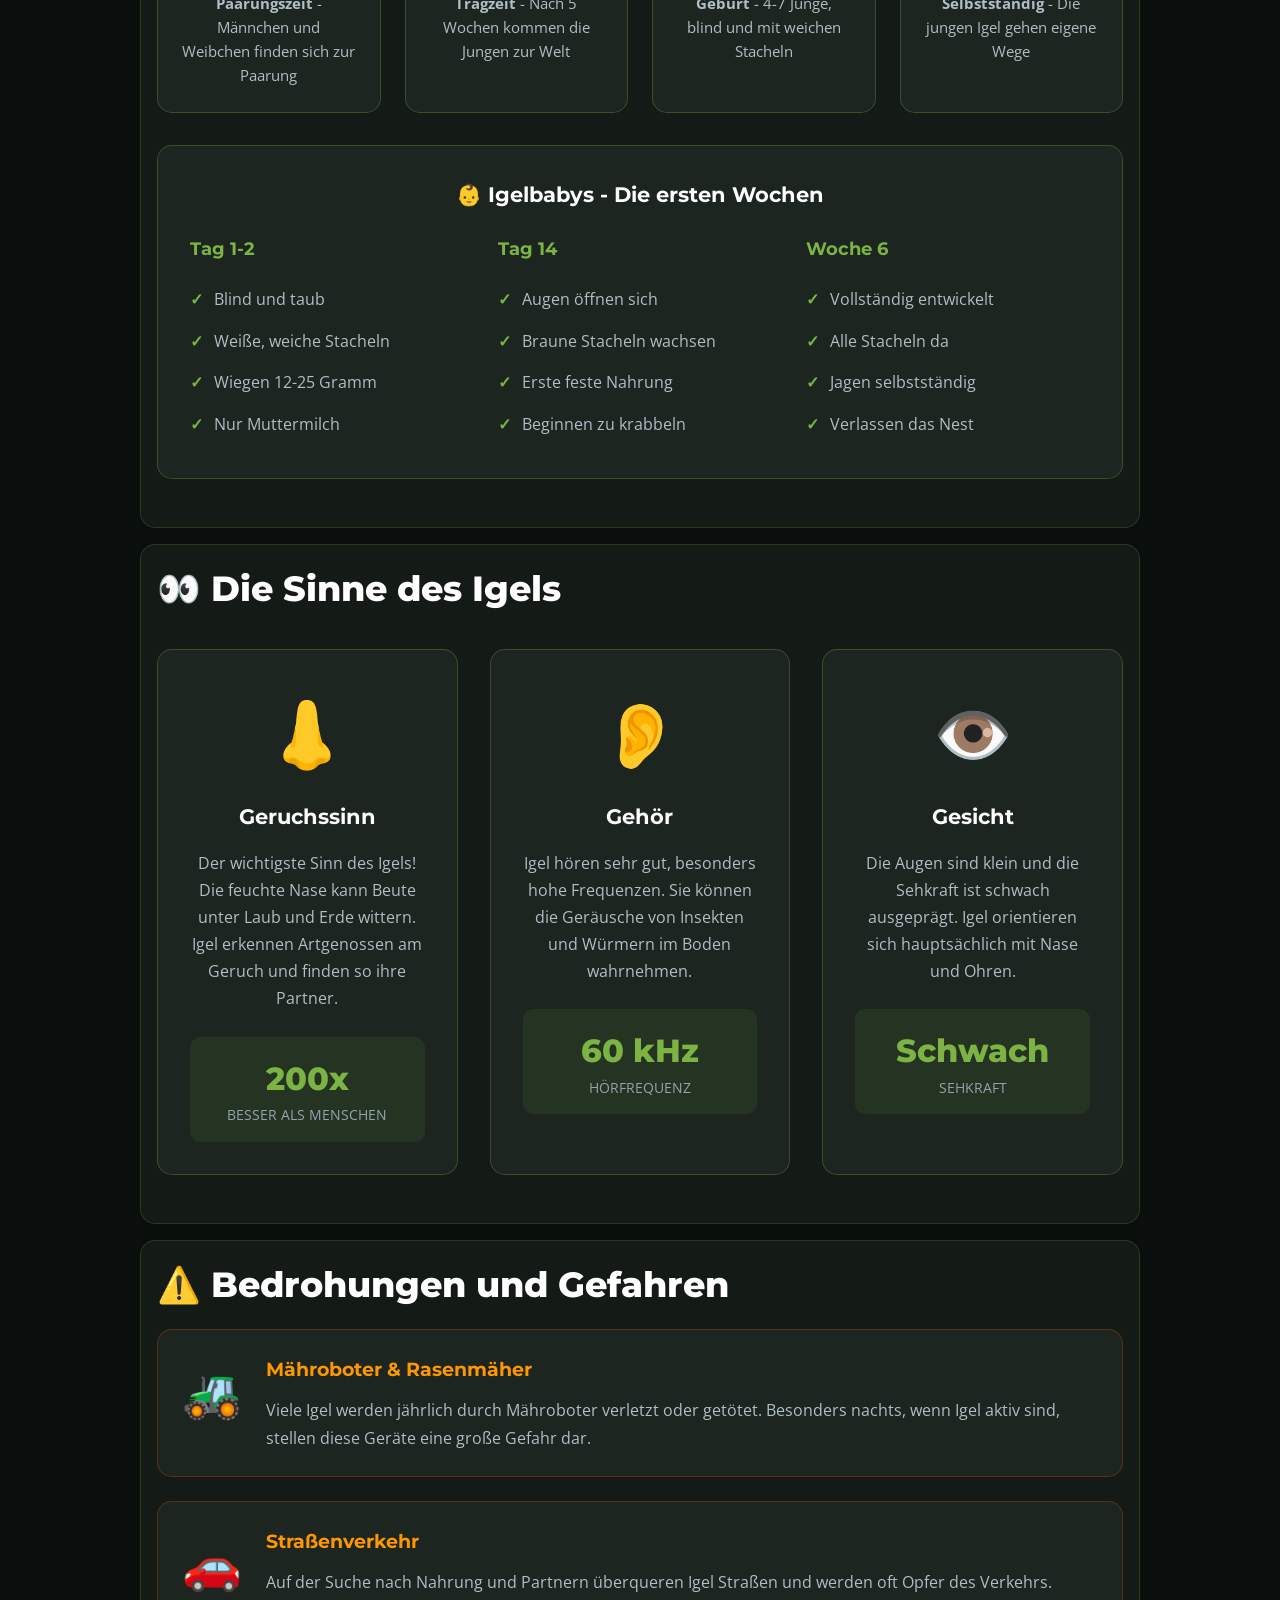
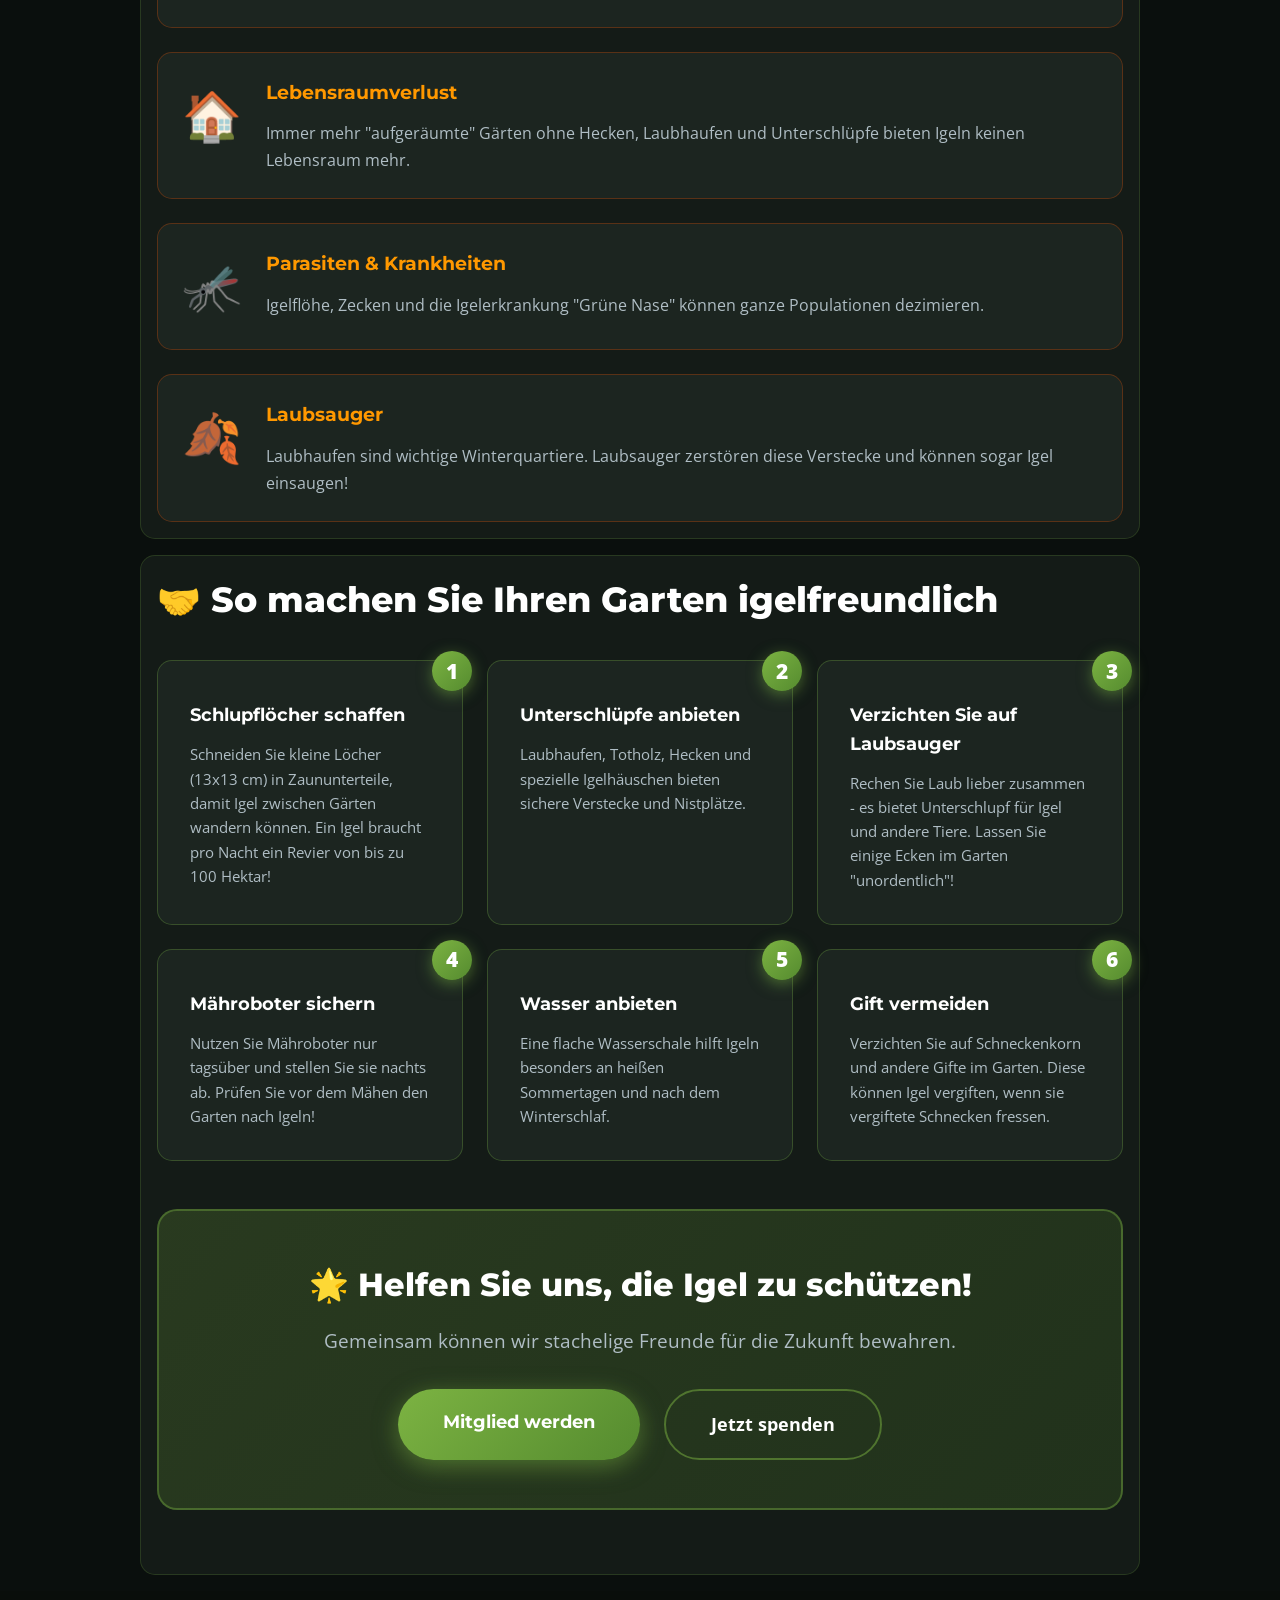
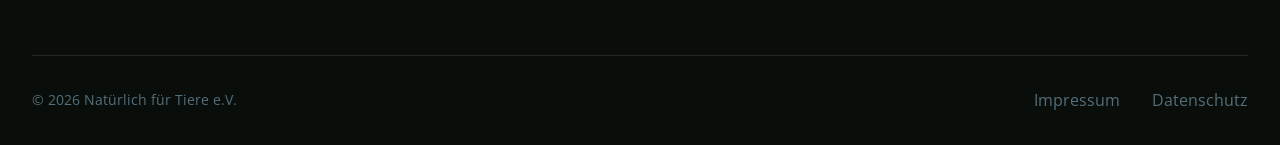
<file: igel.html>
<!DOCTYPE html>
<html lang="de">
<head>
    <meta charset="UTF-8">
    <meta name="viewport" content="width=device-width, initial-scale=1.0">
    <title>Der Igel - Stacheliger Gartenfreund | Natürlich für Tiere</title>
    <link rel="stylesheet" href="style.css">
    <link href="https://fonts.googleapis.com/css2?family=Montserrat:wght@400;600;700;800;900&family=Open+Sans:wght@400;600;700&display=swap" rel="stylesheet">
</head>
<body>
    <!-- Custom Cursor -->
    <div class="cursor" id="cursor"></div>
    <div class="cursor-follower" id="cursorFollower"></div>
    <div class="cursor-dot" id="cursorDot"></div>
    <div class="particles" id="particles"></div>
    <div class="forest-bg">
        <div class="tree tree-1">🌲</div>
        <div class="tree tree-2">🌲</div>
        <div class="fireflies"></div>
    </div>

    <header>
        <nav class="navigation">
            <div class="logo">
                <span class="logo-symbol">🌿</span>
                <span class="logo-main">Natürlich für Tiere</span>
            </div>
            <ul class="nav-links">
                <li><a href="index.html">Startseite</a></li>
                <li><a href="index.html#tiere">Tiere</a></li>
                <li><a href="login.html">Login</a></li>
            </ul>
        </nav>
    </header>

    <main>
        <section class="detail-hero">
            <div class="detail-hero-emoji">
                <span class="hero-emoji-main">🦔</span>
            </div>
            <div class="detail-hero-content">
                <span class="detail-badge">🐾 Tier des Jahres 2023</span>
                <h1>Der Braunbrustigel</h1>
                <p class="hero-latin">Erinaceus europaeus - Der stachelige Gartenhelfer</p>
                <p class="hero-intro">Entdecken Sie einen der beliebtesten und nützlichsten Gartenbewohner Europas!</p>
                <a href="index.html#tiere" class="btn-back">← Zurück zur Übersicht</a>
            </div>
        </section>

        <section class="quick-facts">
            <div class="facts-container">
                <div class="fact-box">
                    <span class="fact-icon">📍</span>
                    <h3>Lebensraum</h3>
                    <p>Gärten, Parks, Hecken</p>
                </div>
                <div class="fact-box">
                    <span class="fact-icon">⚖️</span>
                    <h3>Gewicht</h3>
                    <p>800-1.200 g</p>
                </div>
                <div class="fact-box">
                    <span class="fact-icon">📏</span>
                    <h3>Länge</h3>
                    <p>20-30 cm</p>
                </div>
                <div class="fact-box">
                    <span class="fact-icon">⏱️</span>
                    <h3>Alter</h3>
                    <p>3-5 Jahre</p>
                </div>
                <div class="fact-box">
                    <span class="fact-icon">😴</span>
                    <h3>Winterschlaf</h3>
                    <p>Nov-März</p>
                </div>
                <div class="fact-box">
                    <span class="fact-icon">📍</span>
                    <h3>Stacheln</h3>
                    <p>bis 8.000</p>
                </div>
            </div>
        </section>

        <section class="animal-main-content">
            <div class="content-wrapper">
                
                <div class="content-block intro-block">
                    <h2>🦔 Ein Portrait des Igels</h2>
                    <p class="lead-text">Der Igel ist aus unseren Gärten kaum wegzudenken! Mit seinem charakteristischen stacheligen Äußeren und seiner nachtaktiven Lebensweise ist er zu einem Symbol für naturnahe Gärten geworden. Doch hinter den Stacheln verbirgt sich ein faszinierendes und äußerst nützliches Tier.</p>
                    
                    <div class="highlight-box">
                        <span class="highlight-icon">💡</span>
                        <div>
                            <h4>Wussten Sie schon?</h4>
                            <p>Igel sind seit über 15 Millionen Jahren auf der Erde! Sie haben die Dinosaurier nicht mehr erlebt, aber sie haben die Eiszeiten überlebt - eine wahre Erfolgsgeschichte der Evolution!</p>
                        </div>
                    </div>
                </div>

                <div class="content-block">
                    <h2>🎨 Aussehen und Besonderheiten</h2>
                    <p>Auf den ersten Blick scheint ein Igel einfach nur stachelig zu sein. Doch bei genauerem Hinsehen entdeckt man viele faszinierende Details!</p>
                    
                    <div class="feature-grid">
                        <div class="feature-item">
                            <span class="feature-emoji">📍</span>
                            <h4>Die Stacheln</h4>
                            <p>Bis zu 8.000 Stacheln bedecken den Rücken. Jeder Stachel ist etwa 2-3 cm lang und wird alle 18 Monate ausgewechselt</p>
                        </div>
                        <div class="feature-item">
                            <span class="feature-emoji">👃</span>
                            <h4>Die Schnauze</h4>
                            <p>Spitz und beweglich - ein hochempfindliches Instrument zur Nahrungssuche</p>
                        </div>
                        <div class="feature-item">
                            <span class="feature-emoji">👂</span>
                            <h4>Die Ohren</h4>
                            <p>Klein und rund, aber extrem beweglich und hörstark</p>
                        </div>
                        <div class="feature-item">
                            <span class="feature-emoji">🦶</span>
                            <h4>Die Pfoten</h4>
                            <p>Mit scharfen Krallen perfekt zum Graben und Klettern</p>
                        </div>
                    </div>

                    <div class="info-box info-box-blue">
                        <span class="info-box-icon">🎯</span>
                        <div>
                            <h4>Stachel-Alarm: So macht der Igel!</h4>
                            <p>Bei Gefahr stellt der Igel seine Stacheln auf und rollt sich zu einer undurchdringlichen Kugel zusammen. Die starken Rückenmuskeln halten die Kugel so fest zusammen, dass selbst Füchse und Dachse kaum eine Chance haben, den Igel zu verletzen!</p>
                        </div>
                    </div>
                </div>

                <div class="content-block">
                    <h2>🐛 Ernährung - Der Gartenhelfer</h2>
                    <p>Igel sind ausgesprochene Nützlinge im Garten! Sie fressen hauptsächlich Insekten und andere Kleintiere, die für Gärtner oft als Schädlinge gelten.</p>
                    
                    <div class="food-wheel">
                        <div class="wheel-center">
                            <span>🦔</span>
                            <p>Igel-Menü</p>
                        </div>
                        <div class="wheel-items">
                            <div class="wheel-item">🐛<span>Käfer</span></div>
                            <div class="wheel-item">🪱<span>Regenwürmer</span></div>
                            <div class="wheel-item">🐌<span>Schnecken</span></div>
                            <div class="wheel-item">🕷️<span>Spinnen</span></div>
                            <div class="wheel-item">🦗<span>Heuschrecken</span></div>
                            <div class="wheel-item">🍓<span>Beeren</span></div>
                        </div>
                    </div>

                    <div class="stat-box">
                        <h4>📊 Täglicher Nahrungsbedarf</h4>
                        <p>Ein erwachsener Igel frisst pro Nacht etwa <strong>150-200 Gramm</strong> Nahrung - das entspricht fast 20% seines Körpergewichts!</p>
                        <div class="progress-bar-container">
                            <div class="progress-label">Insekten</div>
                            <div class="progress-bar"><div class="progress-fill" style="width: 70%"></div></div>
                            <div class="progress-label">Würmer</div>
                            <div class="progress-bar"><div class="progress-fill" style="width: 50%"></div></div>
                            <div class="progress-label">Schnecken</div>
                            <div class="progress-bar"><div class="progress-fill" style="width: 40%"></div></div>
                            <div class="progress-label">Pflanzliches</div>
                            <div class="progress-bar"><div class="progress-fill" style="width: 10%"></div></div>
                        </div>
                    </div>

                    <div class="info-box warning-box">
                        <span class="info-box-icon">⚠️</span>
                        <div>
                            <h4>Bitte nicht füttern!</h4>
                            <p>Gesunde Igel brauchen keine Zusatzfütterung! Nur im Herbst können untergewichtige Jungigel mit speziellem Igelfutter oder Katzenfutter unterstützt werden. Keine Milch geben - Igel sind laktoseintolerant!</p>
                        </div>
                    </div>
                </div>

                <div class="content-block">
                    <h2>😴 Der Winterschlaf - Ein Wunder der Natur</h2>
                    <p>Der Winterschlaf ist eine der bemerkenswertesten Fähigkeiten der Igel. Während der kalten Monate ziehen sie sich zurück und sparen Energie, indem sie ihre Körperfunktionen auf ein Minimum reduzieren.</p>
                    
                    <div class="timeline">
                        <div class="timeline-item">
                            <span class="timeline-icon">🍂</span>
                            <div class="timeline-content">
                                <h4>September - Oktober</h4>
                                <p><strong>Vorbereitung</strong> - Igel fressen sich ein Winterspeck an, müssen mindestens 500g wiegen</p>
                            </div>
                        </div>
                        <div class="timeline-item">
                            <span class="timeline-icon">🏠</span>
                            <div class="timeline-content">
                                <h4>Oktober - November</h4>
                                <p><strong>Nestbau</strong> - Aus Laub und Gras wird ein kugelförmiges Winterquartier gebaut</p>
                            </div>
                        </div>
                        <div class="timeline-item">
                            <span class="timeline-icon">😴</span>
                            <div class="timeline-content">
                                <h4>November - März</h4>
                                <p><strong>Winterschlaf</strong> - Körpertemperatur sinkt auf 5°C, Herzschlag nur 5x pro Minute!</p>
                            </div>
                        </div>
                        <div class="timeline-item">
                            <span class="timeline-icon">🌸</span>
                            <div class="timeline-content">
                                <h4>März - April</h4>
                                <p><strong>Aufwachen</strong> - Die Igel erwachen, stark abgemagert und auf Nahrungssuche</p>
                            </div>
                        </div>
                    </div>

                    <div class="fun-fact-box">
                        <span class="fun-fact-icon">🎯</span>
                        <div>
                            <h4>Unglaubliche Überlebenskunst!</h4>
                            <p>Während des Winterschlafs wacht der Igel etwa alle 2-3 Wochen kurz auf, um zu urinieren. Manchmal verlässt er sogar das Nest für einige Stunden. Diese Aufwachphasen kosten viel Energie, sind aber lebensnotwendig!</p>
                        </div>
                    </div>
                </div>

                <div class="content-block">
                    <h2>👨‍👩‍👧‍👦 Fortpflanzung und Nachwuchs</h2>
                    
                    <div class="season-food">
                        <div class="season-item">
                            <span class="season-icon">💕</span>
                            <h4>Mai - August</h4>
                            <p><strong>Paarungszeit</strong> - Männchen und Weibchen finden sich zur Paarung</p>
                        </div>
                        <div class="season-item">
                            <span class="season-icon">🤰</span>
                            <h4>35 Tage</h4>
                            <p><strong>Tragzeit</strong> - Nach 5 Wochen kommen die Jungen zur Welt</p>
                        </div>
                        <div class="season-item">
                            <span class="season-icon">👶</span>
                            <h4>Juli - Oktober</h4>
                            <p><strong>Geburt</strong> - 4-7 Junge, blind und mit weichen Stacheln</p>
                        </div>
                        <div class="season-item">
                            <span class="season-icon">🎒</span>
                            <h4>Nach 6 Wochen</h4>
                            <p><strong>Selbstständig</strong> - Die jungen Igel gehen eigene Wege</p>
                        </div>
                    </div>

                    <div class="comparison-box">
                        <h4>👶 Igelbabys - Die ersten Wochen</h4>
                        <div class="comparison-grid">
                            <div class="comparison-item">
                                <h5>Tag 1-2</h5>
                                <ul>
                                    <li>Blind und taub</li>
                                    <li>Weiße, weiche Stacheln</li>
                                    <li>Wiegen 12-25 Gramm</li>
                                    <li>Nur Muttermilch</li>
                                </ul>
                            </div>
                            <div class="comparison-item">
                                <h5>Tag 14</h5>
                                <ul>
                                    <li>Augen öffnen sich</li>
                                    <li>Braune Stacheln wachsen</li>
                                    <li>Erste feste Nahrung</li>
                                    <li>Beginnen zu krabbeln</li>
                                </ul>
                            </div>
                            <div class="comparison-item">
                                <h5>Woche 6</h5>
                                <ul>
                                    <li>Vollständig entwickelt</li>
                                    <li>Alle Stacheln da</li>
                                    <li>Jagen selbstständig</li>
                                    <li>Verlassen das Nest</li>
                                </ul>
                            </div>
                        </div>
                    </div>
                </div>

                <div class="content-block">
                    <h2>👀 Die Sinne des Igels</h2>
                    
                    <div class="senses-grid">
                        <div class="sense-card">
                            <span class="sense-icon">👃</span>
                            <h3>Geruchssinn</h3>
                            <p>Der wichtigste Sinn des Igels! Die feuchte Nase kann Beute unter Laub und Erde wittern. Igel erkennen Artgenossen am Geruch und finden so ihre Partner.</p>
                            <div class="sense-stat">
                                <span class="stat-value">200x</span>
                                <span class="stat-label">besser als Menschen</span>
                            </div>
                        </div>
                        <div class="sense-card">
                            <span class="sense-icon">👂</span>
                            <h3>Gehör</h3>
                            <p>Igel hören sehr gut, besonders hohe Frequenzen. Sie können die Geräusche von Insekten und Würmern im Boden wahrnehmen.</p>
                            <div class="sense-stat">
                                <span class="stat-value">60 kHz</span>
                                <span class="stat-label">Hörfrequenz</span>
                            </div>
                        </div>
                        <div class="sense-card">
                            <span class="sense-icon">👁️</span>
                            <h3>Gesicht</h3>
                            <p>Die Augen sind klein und die Sehkraft ist schwach ausgeprägt. Igel orientieren sich hauptsächlich mit Nase und Ohren.</p>
                            <div class="sense-stat">
                                <span class="stat-value">Schwach</span>
                                <span class="stat-label">Sehkraft</span>
                            </div>
                        </div>
                    </div>
                </div>

                <div class="content-block">
                    <h2>⚠️ Bedrohungen und Gefahren</h2>
                    
                    <div class="threats-list">
                        <div class="threat-item">
                            <span class="threat-icon">🚜</span>
                            <div>
                                <h4>Mähroboter & Rasenmäher</h4>
                                <p>Viele Igel werden jährlich durch Mähroboter verletzt oder getötet. Besonders nachts, wenn Igel aktiv sind, stellen diese Geräte eine große Gefahr dar.</p>
                            </div>
                        </div>
                        <div class="threat-item">
                            <span class="threat-icon">🚗</span>
                            <div>
                                <h4>Straßenverkehr</h4>
                                <p>Auf der Suche nach Nahrung und Partnern überqueren Igel Straßen und werden oft Opfer des Verkehrs.</p>
                            </div>
                        </div>
                        <div class="threat-item">
                            <span class="threat-icon">🏠</span>
                            <div>
                                <h4>Lebensraumverlust</h4>
                                <p>Immer mehr "aufgeräumte" Gärten ohne Hecken, Laubhaufen und Unterschlüpfe bieten Igeln keinen Lebensraum mehr.</p>
                            </div>
                        </div>
                        <div class="threat-item">
                            <span class="threat-icon">🦟</span>
                            <div>
                                <h4>Parasiten & Krankheiten</h4>
                                <p>Igelflöhe, Zecken und die Igelerkrankung "Grüne Nase" können ganze Populationen dezimieren.</p>
                            </div>
                        </div>
                        <div class="threat-item">
                            <span class="threat-icon">🍂</span>
                            <div>
                                <h4>Laubsauger</h4>
                                <p>Laubhaufen sind wichtige Winterquartiere. Laubsauger zerstören diese Verstecke und können sogar Igel einsaugen!</p>
                            </div>
                        </div>
                    </div>
                </div>

                <div class="content-block help-block">
                    <h2>🤝 So machen Sie Ihren Garten igelfreundlich</h2>
                    
                    <div class="help-tips">
                        <div class="tip-card">
                            <span class="tip-number">1</span>
                            <h4>Schlupflöcher schaffen</h4>
                            <p>Schneiden Sie kleine Löcher (13x13 cm) in Zaununterteile, damit Igel zwischen Gärten wandern können. Ein Igel braucht pro Nacht ein Revier von bis zu 100 Hektar!</p>
                        </div>
                        <div class="tip-card">
                            <span class="tip-number">2</span>
                            <h4>Unterschlüpfe anbieten</h4>
                            <p>Laubhaufen, Totholz, Hecken und spezielle Igelhäuschen bieten sichere Verstecke und Nistplätze.</p>
                        </div>
                        <div class="tip-card">
                            <span class="tip-number">3</span>
                            <h4>Verzichten Sie auf Laubsauger</h4>
                            <p>Rechen Sie Laub lieber zusammen - es bietet Unterschlupf für Igel und andere Tiere. Lassen Sie einige Ecken im Garten "unordentlich"!</p>
                        </div>
                        <div class="tip-card">
                            <span class="tip-number">4</span>
                            <h4>Mähroboter sichern</h4>
                            <p>Nutzen Sie Mähroboter nur tagsüber und stellen Sie sie nachts ab. Prüfen Sie vor dem Mähen den Garten nach Igeln!</p>
                        </div>
                        <div class="tip-card">
                            <span class="tip-number">5</span>
                            <h4>Wasser anbieten</h4>
                            <p>Eine flache Wasserschale hilft Igeln besonders an heißen Sommertagen und nach dem Winterschlaf.</p>
                        </div>
                        <div class="tip-card">
                            <span class="tip-number">6</span>
                            <h4>Gift vermeiden</h4>
                            <p>Verzichten Sie auf Schneckenkorn und andere Gifte im Garten. Diese können Igel vergiften, wenn sie vergiftete Schnecken fressen.</p>
                        </div>
                    </div>

                    <div class="cta-box">
                        <h3>🌟 Helfen Sie uns, die Igel zu schützen!</h3>
                        <p>Gemeinsam können wir stachelige Freunde für die Zukunft bewahren.</p>
                        <div class="cta-buttons">
                            <a href="anmelden.html" class="btn-primary btn-glow">Mitglied werden</a>
                            <a href="#" class="btn-outline">Jetzt spenden</a>
                        </div>
                    </div>
                </div>

            </div>
        </section>
    </main>

    <footer>
        <div class="footer-content">
            <div class="footer-bottom">
                <p>&copy; 2026 Natürlich für Tiere e.V.</p>
                <div class="footer-legal">
                    <a href="#">Impressum</a>
                    <a href="#">Datenschutz</a>
                </div>
            </div>
        </div>
    </footer>

    <script>
        const particlesContainer = document.getElementById('particles');
        for (let i = 0; i < 30; i++) {
            const particle = document.createElement('div');
            particle.className = 'particle';
            particle.style.left = Math.random() * 100 + '%';
            particle.style.animationDelay = Math.random() * 5 + 's';
            particlesContainer.appendChild(particle);
        }
    </script>
</body>
</html>
</file>
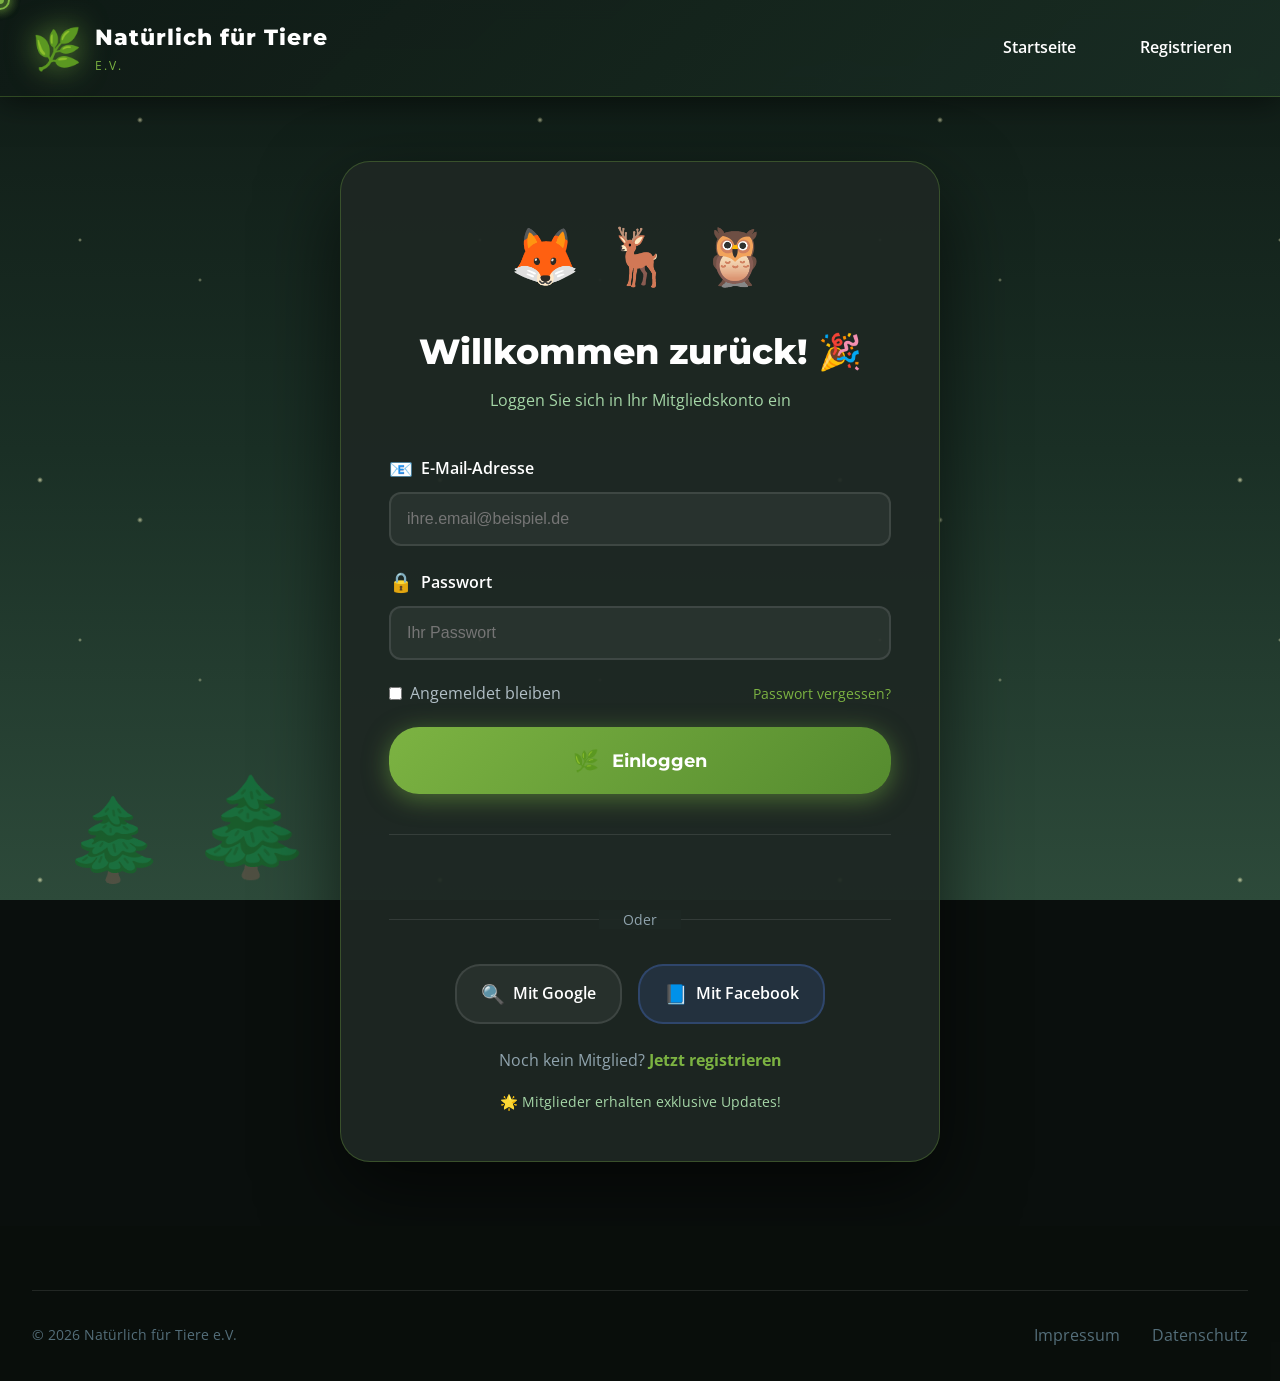
<file: login.html>
<!DOCTYPE html>
<html lang="de">
<head>
    <meta charset="UTF-8">
    <meta name="viewport" content="width=device-width, initial-scale=1.0">
    <title>Login - Natürlich für Tiere e.V.</title>
    <link rel="stylesheet" href="style.css">
    <link href="https://fonts.googleapis.com/css2?family=Montserrat:wght@400;600;700;800&family=Open+Sans:wght@400;600&display=swap" rel="stylesheet">
</head>
<body>
    <!-- Custom Cursor -->
    <div class="cursor" id="cursor"></div>
    <div class="cursor-follower" id="cursorFollower"></div>
    <div class="cursor-dot" id="cursorDot"></div>
    <div class="particles" id="particles"></div>
    <div class="forest-bg">
        <div class="tree tree-1">🌲</div>
        <div class="tree tree-2">🌲</div>
        <div class="fireflies"></div>
    </div>

    <header>
        <nav class="navigation">
            <div class="logo">
                <div class="logo-symbol">🌿</div>
                <div class="logo-text">
                    <span class="logo-main">Natürlich für Tiere</span>
                    <span class="logo-sub">e.V.</span>
                </div>
            </div>
            <ul class="nav-links">
                <li><a href="index.html">Startseite</a></li>
                <li><a href="anmelden.html">Registrieren</a></li>
            </ul>
        </nav>
    </header>

    <main>
        <section class="auth-section">
            <div class="auth-container">
                <div class="auth-header">
                    <div class="auth-animals">
                        <span class="auth-animal">🦊</span>
                        <span class="auth-animal">🦌</span>
                        <span class="auth-animal">🦉</span>
                    </div>
                    <h2>Willkommen zurück! 🎉</h2>
                    <p class="auth-slogan">Loggen Sie sich in Ihr Mitgliedskonto ein</p>
                </div>
                
                <form class="auth-form">
                    <div class="form-group">
                        <label for="login-email">
                            <span class="label-icon">📧</span>
                            E-Mail-Adresse
                        </label>
                        <input type="email" id="login-email" placeholder="ihre.email@beispiel.de" required>
                    </div>

                    <div class="form-group">
                        <label for="login-password">
                            <span class="label-icon">🔒</span>
                            Passwort
                        </label>
                        <input type="password" id="login-password" placeholder="Ihr Passwort" required>
                    </div>

                    <div class="form-options">
                        <label class="checkbox-label">
                            <input type="checkbox" id="remember">
                            <span>Angemeldet bleiben</span>
                        </label>
                        <a href="#" class="forgot-password">Passwort vergessen?</a>
                    </div>

                    <button type="submit" class="btn-submit">
                        <span class="btn-icon">🌿</span>
                        Einloggen
                    </button>
                </form>

                <div class="auth-footer">
                    <div class="auth-divider">
                        <span>Oder</span>
                    </div>
                    <div class="social-login">
                        <a href="#" class="social-btn google">
                            <span class="social-icon">🔍</span>
                            Mit Google
                        </a>
                        <a href="#" class="social-btn facebook">
                            <span class="social-icon">📘</span>
                            Mit Facebook
                        </a>
                    </div>
                    <p class="auth-text">Noch kein Mitglied? <a href="anmelden.html">Jetzt registrieren</a></p>
                    <p class="member-perk">🌟 Mitglieder erhalten exklusive Updates!</p>
                </div>
            </div>
        </section>
    </main>

    <footer>
        <div class="footer-content">
            <div class="footer-bottom">
                <p>&copy; 2026 Natürlich für Tiere e.V.</p>
                <div class="footer-legal">
                    <a href="#">Impressum</a>
                    <a href="#">Datenschutz</a>
                </div>
            </div>
        </div>
    </footer>

    <script>
        // Particle System
        const particlesContainer = document.getElementById('particles');
        for (let i = 0; i < 30; i++) {
            const particle = document.createElement('div');
            particle.className = 'particle';
            particle.style.left = Math.random() * 100 + '%';
            particle.style.animationDelay = Math.random() * 5 + 's';
            particle.style.animationDuration = (Math.random() * 10 + 5) + 's';
            particlesContainer.appendChild(particle);
        }
    </script>
</body>
</html>
</file>
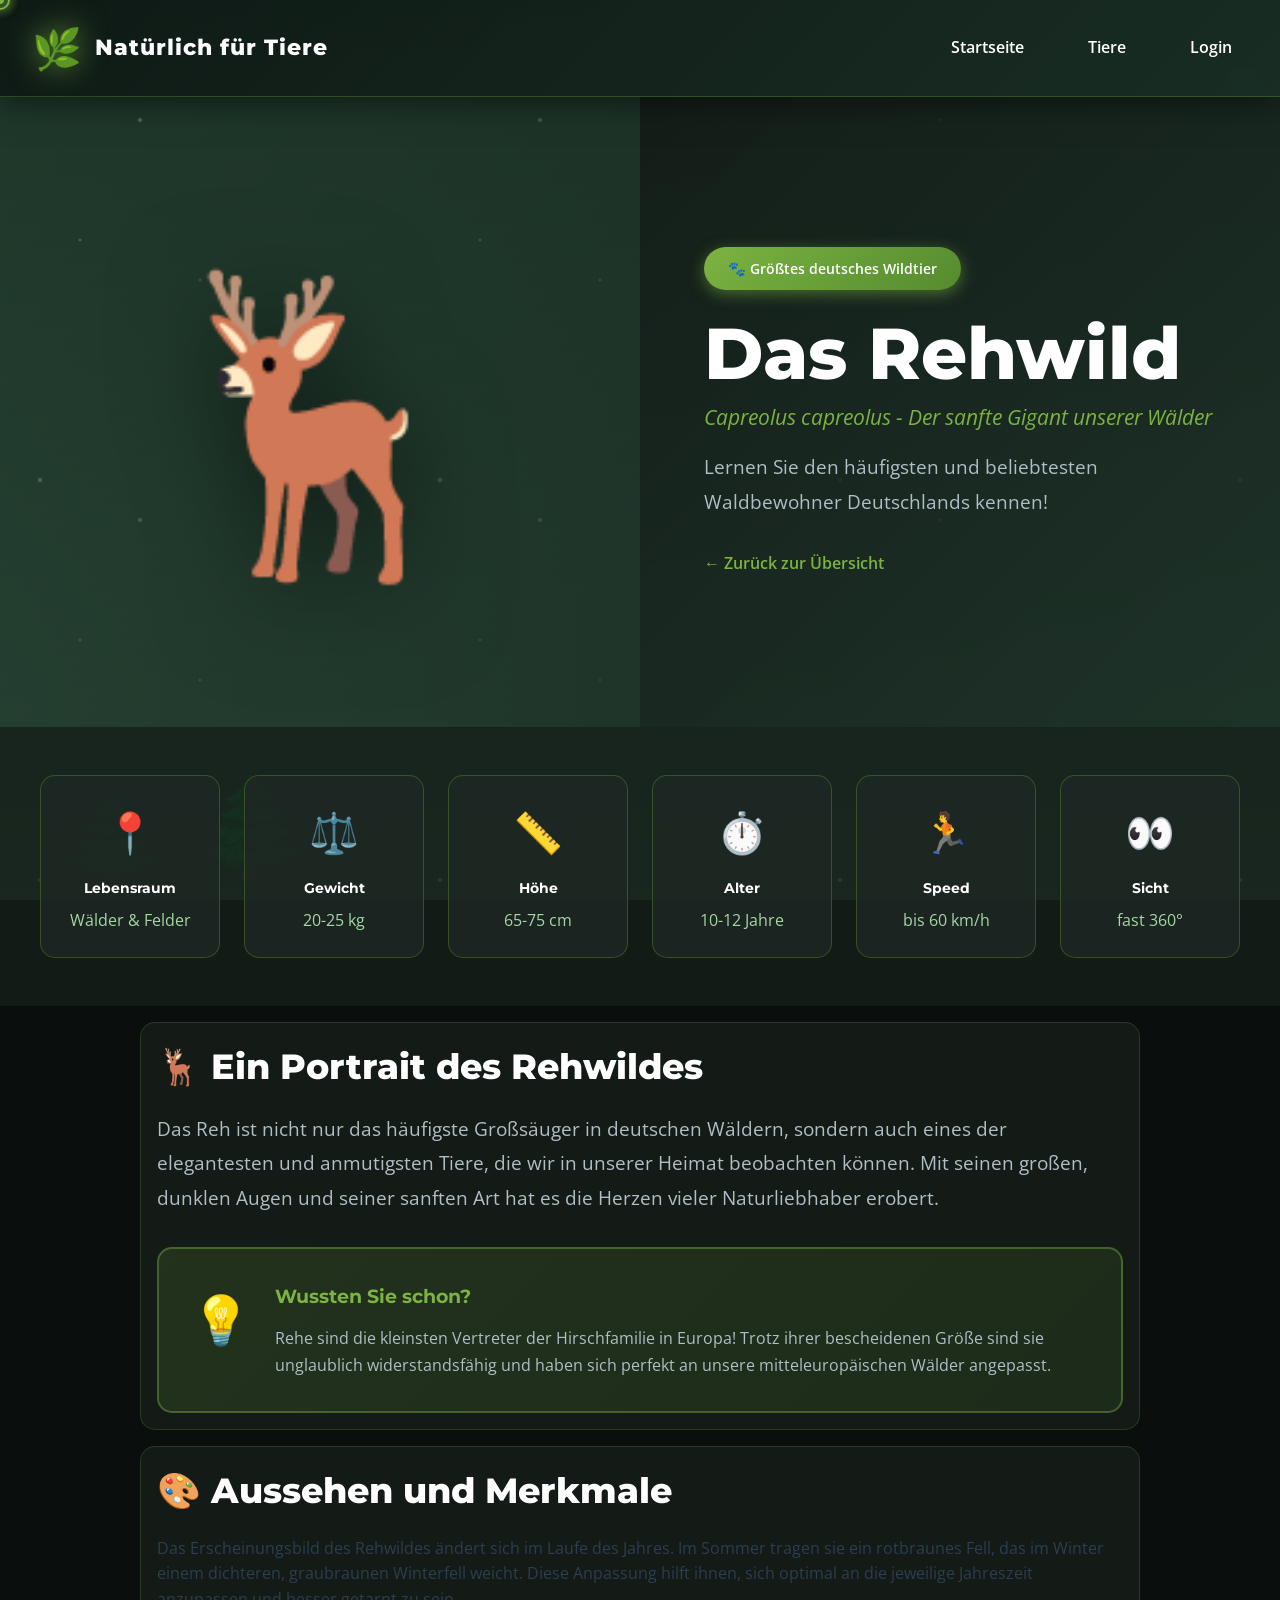
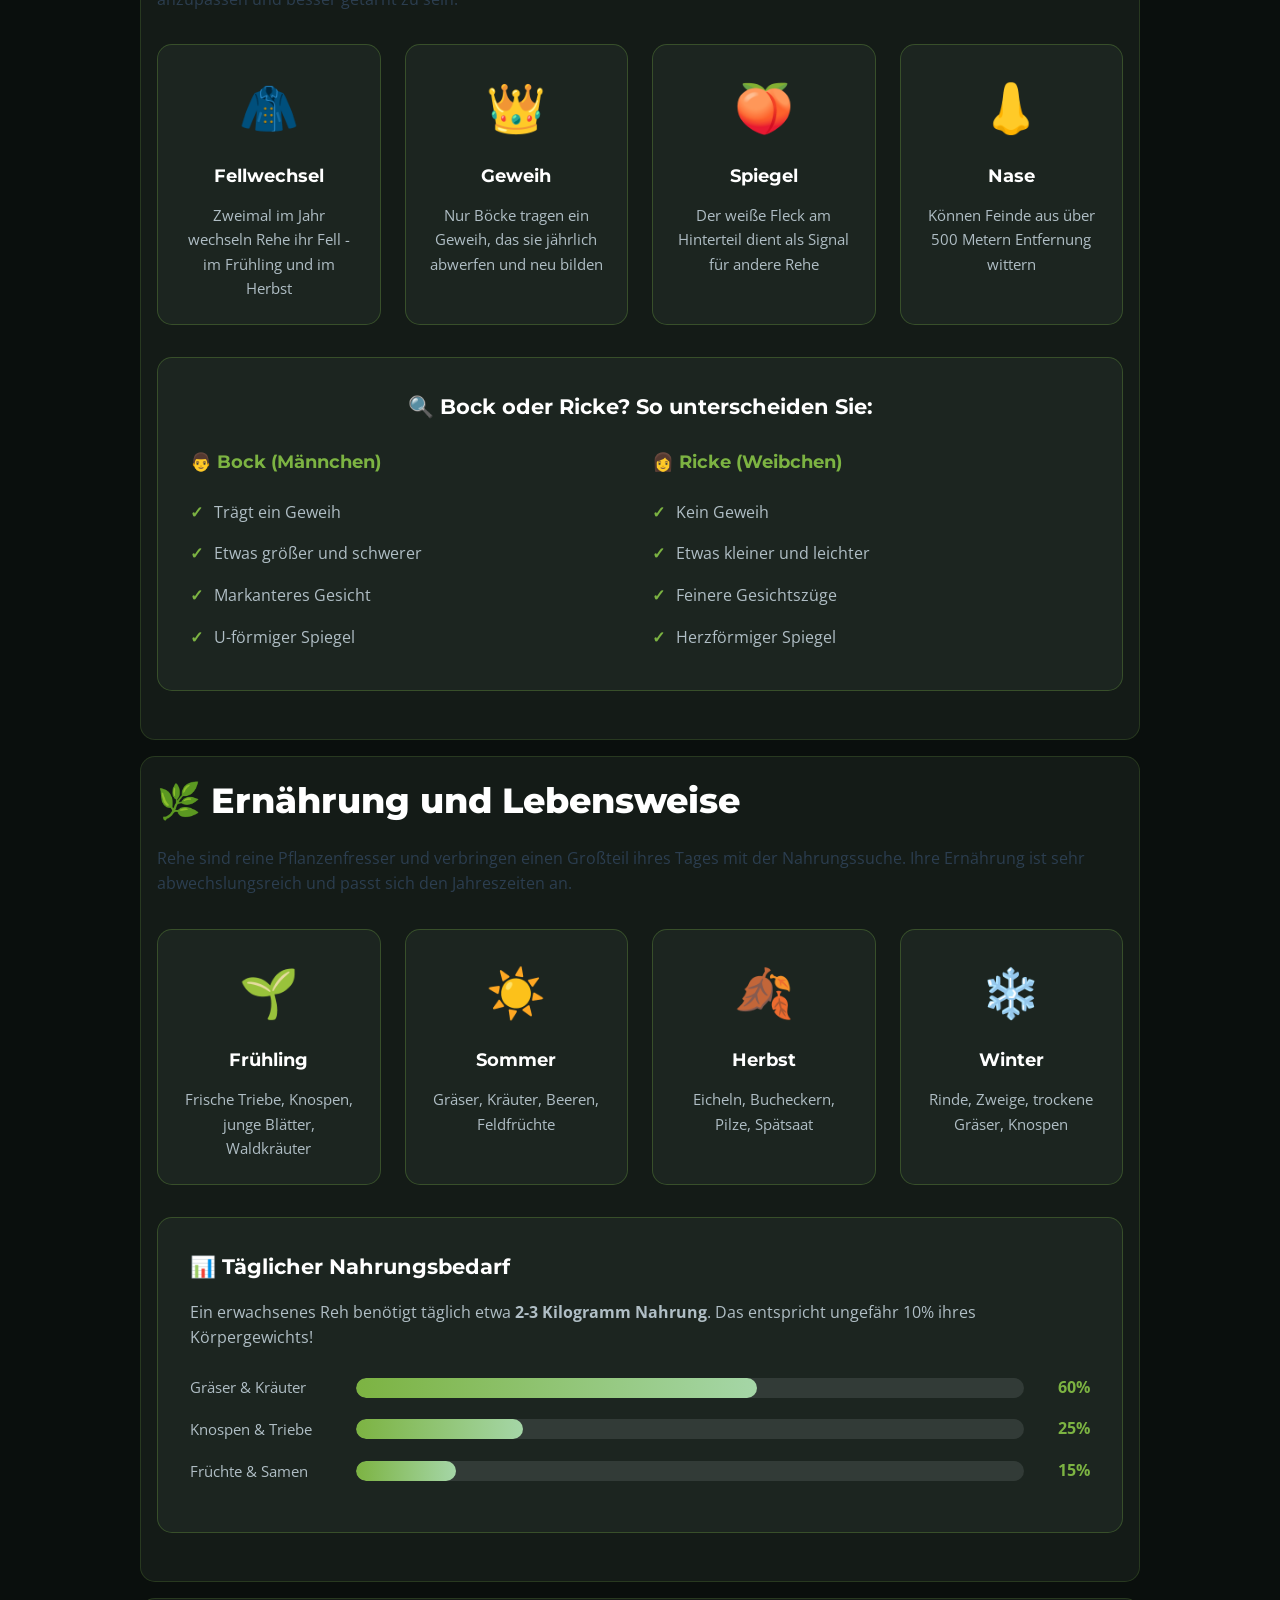
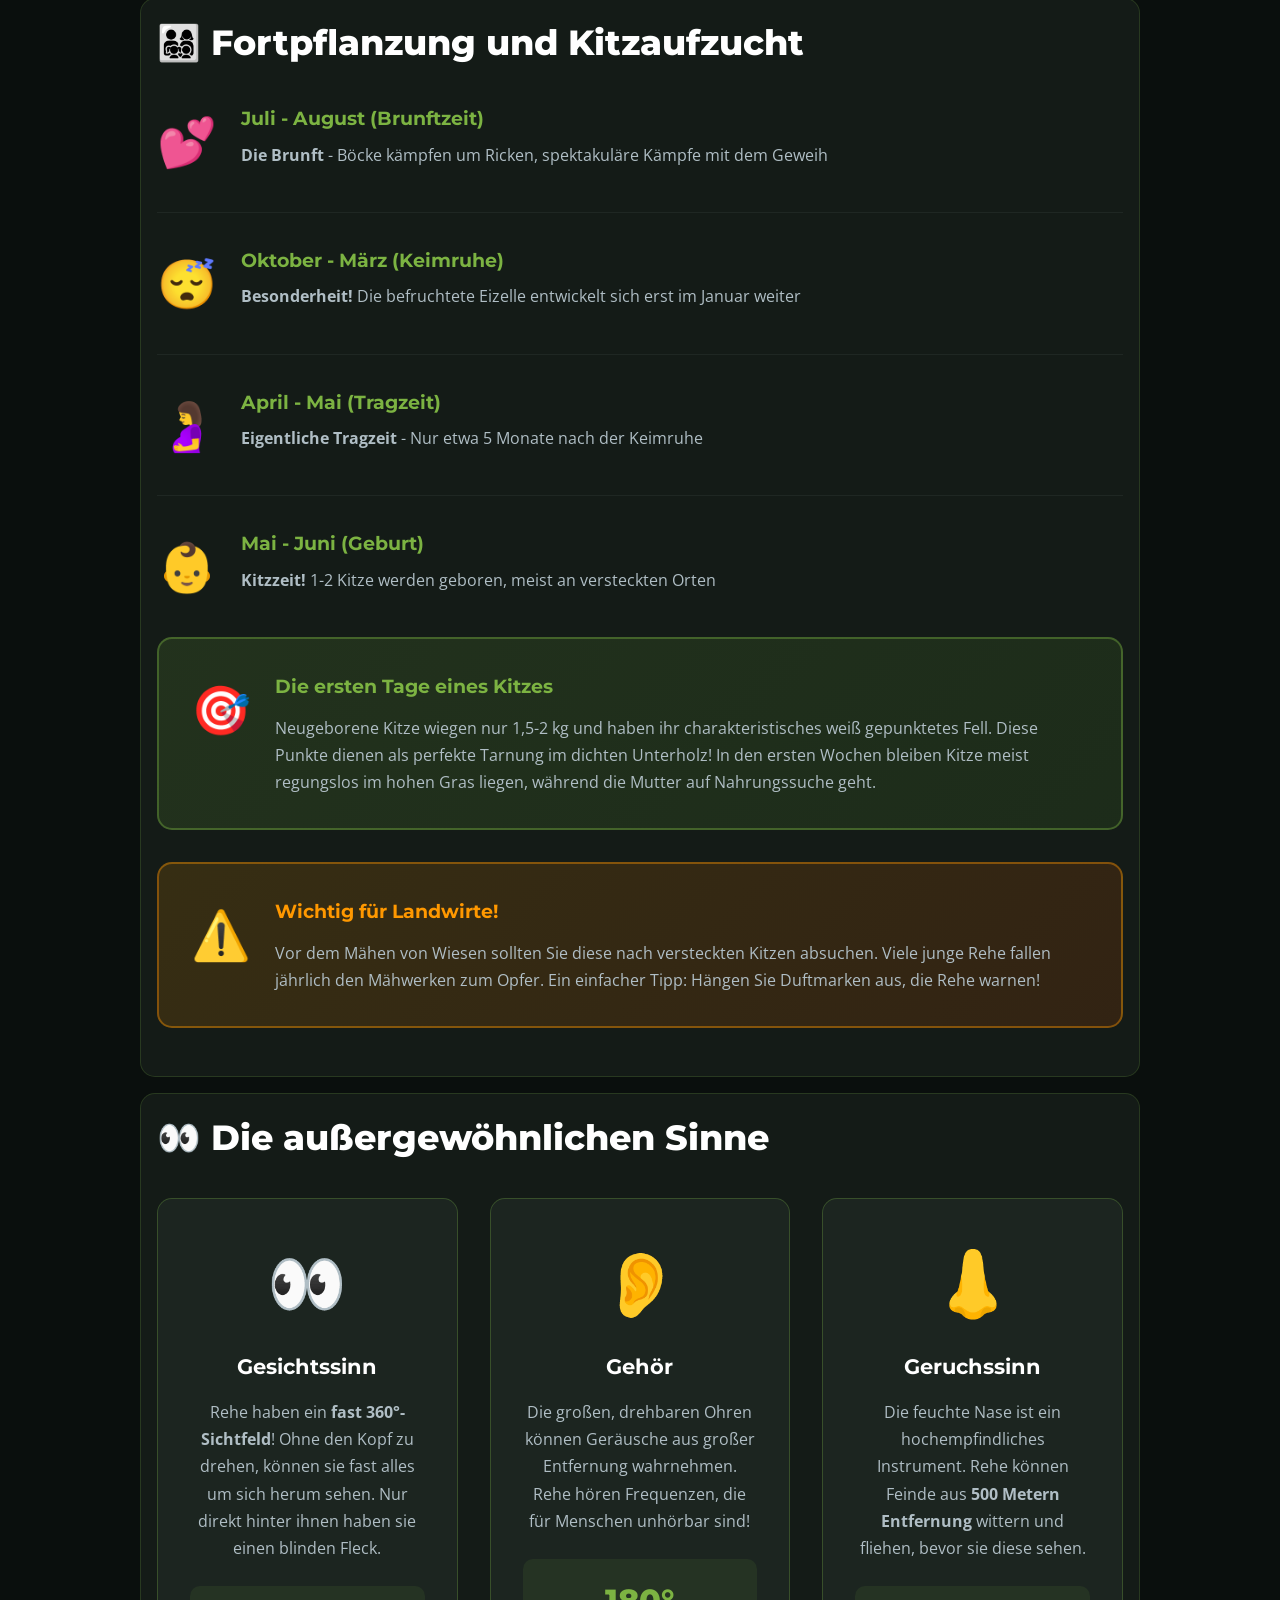
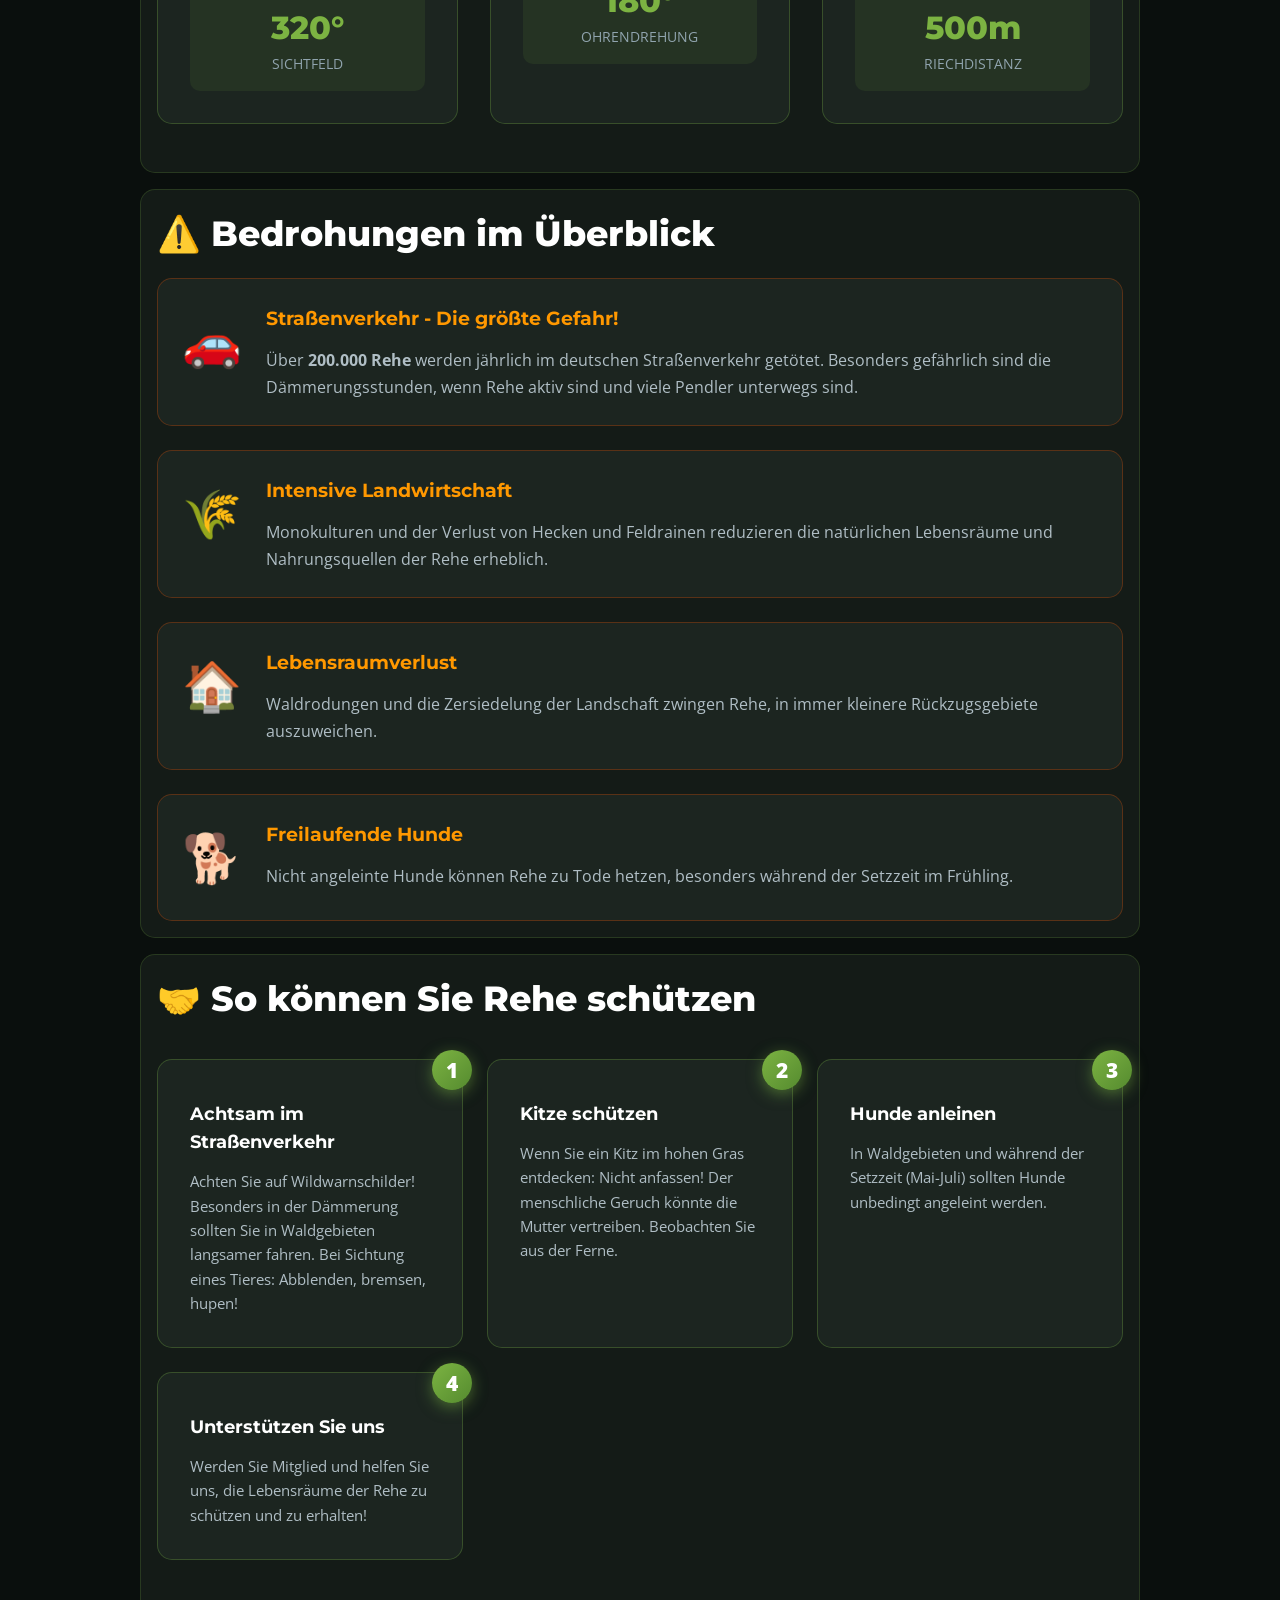
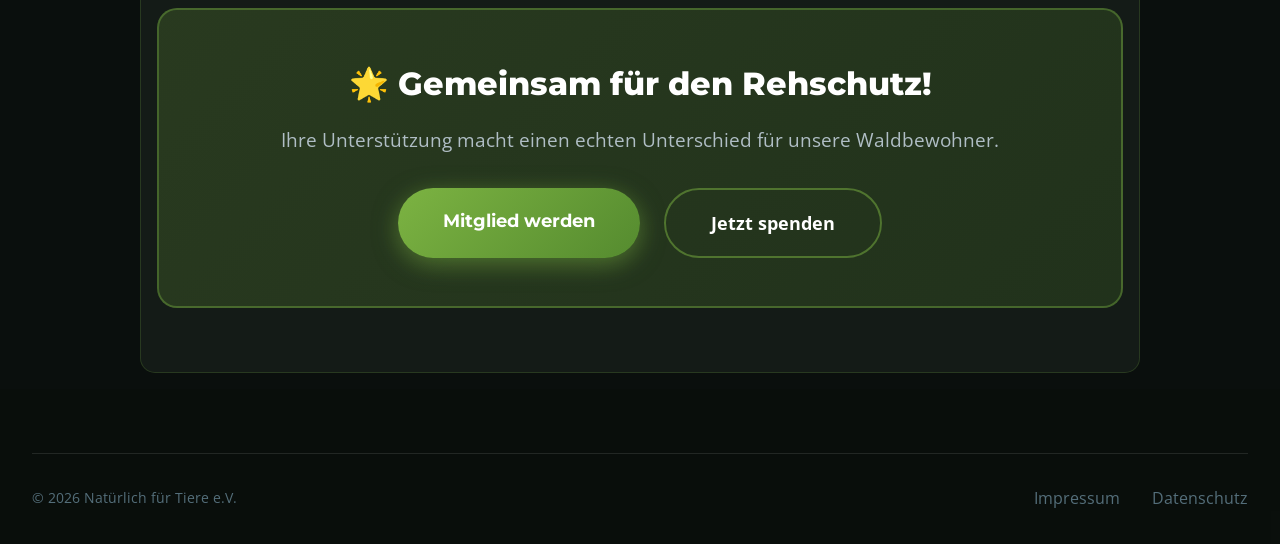
<file: reh.html>
<!DOCTYPE html>
<html lang="de">
<head>
    <meta charset="UTF-8">
    <meta name="viewport" content="width=device-width, initial-scale=1.0">
    <title>Das Rehwild - Sanfter Waldbewohner | Natürlich für Tiere</title>
    <link rel="stylesheet" href="style.css">
    <link href="https://fonts.googleapis.com/css2?family=Montserrat:wght@400;600;700;800;900&family=Open+Sans:wght@400;600;700&display=swap" rel="stylesheet">
</head>
<body>
    <!-- Custom Cursor -->
    <div class="cursor" id="cursor"></div>
    <div class="cursor-follower" id="cursorFollower"></div>
    <div class="cursor-dot" id="cursorDot"></div>
    <div class="particles" id="particles"></div>
    <div class="forest-bg">
        <div class="tree tree-1">🌲</div>
        <div class="tree tree-2">🌲</div>
        <div class="fireflies"></div>
    </div>

    <header>
        <nav class="navigation">
            <div class="logo">
                <span class="logo-symbol">🌿</span>
                <span class="logo-main">Natürlich für Tiere</span>
            </div>
            <ul class="nav-links">
                <li><a href="index.html">Startseite</a></li>
                <li><a href="index.html#tiere">Tiere</a></li>
                <li><a href="login.html">Login</a></li>
            </ul>
        </nav>
    </header>

    <main>
        <section class="detail-hero">
            <div class="detail-hero-emoji">
                <span class="hero-emoji-main">🦌</span>
            </div>
            <div class="detail-hero-content">
                <span class="detail-badge">🐾 Größtes deutsches Wildtier</span>
                <h1>Das Rehwild</h1>
                <p class="hero-latin">Capreolus capreolus - Der sanfte Gigant unserer Wälder</p>
                <p class="hero-intro">Lernen Sie den häufigsten und beliebtesten Waldbewohner Deutschlands kennen!</p>
                <a href="index.html#tiere" class="btn-back">← Zurück zur Übersicht</a>
            </div>
        </section>

        <section class="quick-facts">
            <div class="facts-container">
                <div class="fact-box">
                    <span class="fact-icon">📍</span>
                    <h3>Lebensraum</h3>
                    <p>Wälder & Felder</p>
                </div>
                <div class="fact-box">
                    <span class="fact-icon">⚖️</span>
                    <h3>Gewicht</h3>
                    <p>20-25 kg</p>
                </div>
                <div class="fact-box">
                    <span class="fact-icon">📏</span>
                    <h3>Höhe</h3>
                    <p>65-75 cm</p>
                </div>
                <div class="fact-box">
                    <span class="fact-icon">⏱️</span>
                    <h3>Alter</h3>
                    <p>10-12 Jahre</p>
                </div>
                <div class="fact-box">
                    <span class="fact-icon">🏃</span>
                    <h3>Speed</h3>
                    <p>bis 60 km/h</p>
                </div>
                <div class="fact-box">
                    <span class="fact-icon">👀</span>
                    <h3>Sicht</h3>
                    <p>fast 360°</p>
                </div>
            </div>
        </section>

        <section class="animal-main-content">
            <div class="content-wrapper">
                
                <div class="content-block intro-block">
                    <h2>🦌 Ein Portrait des Rehwildes</h2>
                    <p class="lead-text">Das Reh ist nicht nur das häufigste Großsäuger in deutschen Wäldern, sondern auch eines der elegantesten und anmutigsten Tiere, die wir in unserer Heimat beobachten können. Mit seinen großen, dunklen Augen und seiner sanften Art hat es die Herzen vieler Naturliebhaber erobert.</p>
                    
                    <div class="highlight-box">
                        <span class="highlight-icon">💡</span>
                        <div>
                            <h4>Wussten Sie schon?</h4>
                            <p>Rehe sind die kleinsten Vertreter der Hirschfamilie in Europa! Trotz ihrer bescheidenen Größe sind sie unglaublich widerstandsfähig und haben sich perfekt an unsere mitteleuropäischen Wälder angepasst.</p>
                        </div>
                    </div>
                </div>

                <div class="content-block">
                    <h2>🎨 Aussehen und Merkmale</h2>
                    <p>Das Erscheinungsbild des Rehwildes ändert sich im Laufe des Jahres. Im Sommer tragen sie ein rotbraunes Fell, das im Winter einem dichteren, graubraunen Winterfell weicht. Diese Anpassung hilft ihnen, sich optimal an die jeweilige Jahreszeit anzupassen und besser getarnt zu sein.</p>
                    
                    <div class="feature-grid">
                        <div class="feature-item">
                            <span class="feature-emoji">🧥</span>
                            <h4>Fellwechsel</h4>
                            <p>Zweimal im Jahr wechseln Rehe ihr Fell - im Frühling und im Herbst</p>
                        </div>
                        <div class="feature-item">
                            <span class="feature-emoji">👑</span>
                            <h4>Geweih</h4>
                            <p>Nur Böcke tragen ein Geweih, das sie jährlich abwerfen und neu bilden</p>
                        </div>
                        <div class="feature-item">
                            <span class="feature-emoji">🍑</span>
                            <h4>Spiegel</h4>
                            <p>Der weiße Fleck am Hinterteil dient als Signal für andere Rehe</p>
                        </div>
                        <div class="feature-item">
                            <span class="feature-emoji">👃</span>
                            <h4>Nase</h4>
                            <p>Können Feinde aus über 500 Metern Entfernung wittern</p>
                        </div>
                    </div>

                    <div class="comparison-box">
                        <h4>🔍 Bock oder Ricke? So unterscheiden Sie:</h4>
                        <div class="comparison-grid">
                            <div class="comparison-item">
                                <h5>👨 Bock (Männchen)</h5>
                                <ul>
                                    <li>Trägt ein Geweih</li>
                                    <li>Etwas größer und schwerer</li>
                                    <li>Markanteres Gesicht</li>
                                    <li>U-förmiger Spiegel</li>
                                </ul>
                            </div>
                            <div class="comparison-item">
                                <h5>👩 Ricke (Weibchen)</h5>
                                <ul>
                                    <li>Kein Geweih</li>
                                    <li>Etwas kleiner und leichter</li>
                                    <li>Feinere Gesichtszüge</li>
                                    <li>Herzförmiger Spiegel</li>
                                </ul>
                            </div>
                        </div>
                    </div>
                </div>

                <div class="content-block">
                    <h2>🌿 Ernährung und Lebensweise</h2>
                    <p>Rehe sind reine Pflanzenfresser und verbringen einen Großteil ihres Tages mit der Nahrungssuche. Ihre Ernährung ist sehr abwechslungsreich und passt sich den Jahreszeiten an.</p>
                    
                    <div class="season-food">
                        <div class="season-item">
                            <span class="season-icon">🌱</span>
                            <h4>Frühling</h4>
                            <p>Frische Triebe, Knospen, junge Blätter, Waldkräuter</p>
                        </div>
                        <div class="season-item">
                            <span class="season-icon">☀️</span>
                            <h4>Sommer</h4>
                            <p>Gräser, Kräuter, Beeren, Feldfrüchte</p>
                        </div>
                        <div class="season-item">
                            <span class="season-icon">🍂</span>
                            <h4>Herbst</h4>
                            <p>Eicheln, Bucheckern, Pilze, Spätsaat</p>
                        </div>
                        <div class="season-item">
                            <span class="season-icon">❄️</span>
                            <h4>Winter</h4>
                            <p>Rinde, Zweige, trockene Gräser, Knospen</p>
                        </div>
                    </div>

                    <div class="stat-box">
                        <h4>📊 Täglicher Nahrungsbedarf</h4>
                        <p>Ein erwachsenes Reh benötigt täglich etwa <strong>2-3 Kilogramm Nahrung</strong>. Das entspricht ungefähr 10% ihres Körpergewichts!</p>
                        <div class="food-chart">
                            <div class="chart-item">
                                <span>Gräser & Kräuter</span>
                                <div class="chart-bar"><div class="chart-fill" style="width: 60%"></div></div>
                                <span>60%</span>
                            </div>
                            <div class="chart-item">
                                <span>Knospen & Triebe</span>
                                <div class="chart-bar"><div class="chart-fill" style="width: 25%"></div></div>
                                <span>25%</span>
                            </div>
                            <div class="chart-item">
                                <span>Früchte & Samen</span>
                                <div class="chart-bar"><div class="chart-fill" style="width: 15%"></div></div>
                                <span>15%</span>
                            </div>
                        </div>
                    </div>
                </div>

                <div class="content-block">
                    <h2>👨‍👩‍👧‍👦 Fortpflanzung und Kitzaufzucht</h2>
                    
                    <div class="timeline">
                        <div class="timeline-item">
                            <span class="timeline-icon">💕</span>
                            <div class="timeline-content">
                                <h4>Juli - August (Brunftzeit)</h4>
                                <p><strong>Die Brunft</strong> - Böcke kämpfen um Ricken, spektakuläre Kämpfe mit dem Geweih</p>
                            </div>
                        </div>
                        <div class="timeline-item">
                            <span class="timeline-icon">😴</span>
                            <div class="timeline-content">
                                <h4>Oktober - März (Keimruhe)</h4>
                                <p><strong>Besonderheit!</strong> Die befruchtete Eizelle entwickelt sich erst im Januar weiter</p>
                            </div>
                        </div>
                        <div class="timeline-item">
                            <span class="timeline-icon">🤰</span>
                            <div class="timeline-content">
                                <h4>April - Mai (Tragzeit)</h4>
                                <p><strong>Eigentliche Tragzeit</strong> - Nur etwa 5 Monate nach der Keimruhe</p>
                            </div>
                        </div>
                        <div class="timeline-item">
                            <span class="timeline-icon">👶</span>
                            <div class="timeline-content">
                                <h4>Mai - Juni (Geburt)</h4>
                                <p><strong>Kitzzeit!</strong> 1-2 Kitze werden geboren, meist an versteckten Orten</p>
                            </div>
                        </div>
                    </div>

                    <div class="fun-fact-box">
                        <span class="fun-fact-icon">🎯</span>
                        <div>
                            <h4>Die ersten Tage eines Kitzes</h4>
                            <p>Neugeborene Kitze wiegen nur 1,5-2 kg und haben ihr charakteristisches weiß gepunktetes Fell. Diese Punkte dienen als perfekte Tarnung im dichten Unterholz! In den ersten Wochen bleiben Kitze meist regungslos im hohen Gras liegen, während die Mutter auf Nahrungssuche geht.</p>
                        </div>
                    </div>

                    <div class="info-box warning-box">
                        <span class="info-box-icon">⚠️</span>
                        <div>
                            <h4>Wichtig für Landwirte!</h4>
                            <p>Vor dem Mähen von Wiesen sollten Sie diese nach versteckten Kitzen absuchen. Viele junge Rehe fallen jährlich den Mähwerken zum Opfer. Ein einfacher Tipp: Hängen Sie Duftmarken aus, die Rehe warnen!</p>
                        </div>
                    </div>
                </div>

                <div class="content-block">
                    <h2>👀 Die außergewöhnlichen Sinne</h2>
                    
                    <div class="senses-grid">
                        <div class="sense-card">
                            <span class="sense-icon">👀</span>
                            <h3>Gesichtssinn</h3>
                            <p>Rehe haben ein <strong>fast 360°-Sichtfeld</strong>! Ohne den Kopf zu drehen, können sie fast alles um sich herum sehen. Nur direkt hinter ihnen haben sie einen blinden Fleck.</p>
                            <div class="sense-stat">
                                <span class="stat-value">320°</span>
                                <span class="stat-label">Sichtfeld</span>
                            </div>
                        </div>
                        <div class="sense-card">
                            <span class="sense-icon">👂</span>
                            <h3>Gehör</h3>
                            <p>Die großen, drehbaren Ohren können Geräusche aus großer Entfernung wahrnehmen. Rehe hören Frequenzen, die für Menschen unhörbar sind!</p>
                            <div class="sense-stat">
                                <span class="stat-value">180°</span>
                                <span class="stat-label">Ohrendrehung</span>
                            </div>
                        </div>
                        <div class="sense-card">
                            <span class="sense-icon">👃</span>
                            <h3>Geruchssinn</h3>
                            <p>Die feuchte Nase ist ein hochempfindliches Instrument. Rehe können Feinde aus <strong>500 Metern Entfernung</strong> wittern und fliehen, bevor sie diese sehen.</p>
                            <div class="sense-stat">
                                <span class="stat-value">500m</span>
                                <span class="stat-label">Riechdistanz</span>
                            </div>
                        </div>
                    </div>
                </div>

                <div class="content-block">
                    <h2>⚠️ Bedrohungen im Überblick</h2>
                    
                    <div class="threats-list">
                        <div class="threat-item">
                            <span class="threat-icon">🚗</span>
                            <div>
                                <h4>Straßenverkehr - Die größte Gefahr!</h4>
                                <p>Über <strong>200.000 Rehe</strong> werden jährlich im deutschen Straßenverkehr getötet. Besonders gefährlich sind die Dämmerungsstunden, wenn Rehe aktiv sind und viele Pendler unterwegs sind.</p>
                            </div>
                        </div>
                        <div class="threat-item">
                            <span class="threat-icon">🌾</span>
                            <div>
                                <h4>Intensive Landwirtschaft</h4>
                                <p>Monokulturen und der Verlust von Hecken und Feldrainen reduzieren die natürlichen Lebensräume und Nahrungsquellen der Rehe erheblich.</p>
                            </div>
                        </div>
                        <div class="threat-item">
                            <span class="threat-icon">🏠</span>
                            <div>
                                <h4>Lebensraumverlust</h4>
                                <p>Waldrodungen und die Zersiedelung der Landschaft zwingen Rehe, in immer kleinere Rückzugsgebiete auszuweichen.</p>
                            </div>
                        </div>
                        <div class="threat-item">
                            <span class="threat-icon">🐕</span>
                            <div>
                                <h4>Freilaufende Hunde</h4>
                                <p>Nicht angeleinte Hunde können Rehe zu Tode hetzen, besonders während der Setzzeit im Frühling.</p>
                            </div>
                        </div>
                    </div>
                </div>

                <div class="content-block help-block">
                    <h2>🤝 So können Sie Rehe schützen</h2>
                    
                    <div class="help-tips">
                        <div class="tip-card">
                            <span class="tip-number">1</span>
                            <h4>Achtsam im Straßenverkehr</h4>
                            <p>Achten Sie auf Wildwarnschilder! Besonders in der Dämmerung sollten Sie in Waldgebieten langsamer fahren. Bei Sichtung eines Tieres: Abblenden, bremsen, hupen!</p>
                        </div>
                        <div class="tip-card">
                            <span class="tip-number">2</span>
                            <h4>Kitze schützen</h4>
                            <p>Wenn Sie ein Kitz im hohen Gras entdecken: Nicht anfassen! Der menschliche Geruch könnte die Mutter vertreiben. Beobachten Sie aus der Ferne.</p>
                        </div>
                        <div class="tip-card">
                            <span class="tip-number">3</span>
                            <h4>Hunde anleinen</h4>
                            <p>In Waldgebieten und während der Setzzeit (Mai-Juli) sollten Hunde unbedingt angeleint werden.</p>
                        </div>
                        <div class="tip-card">
                            <span class="tip-number">4</span>
                            <h4>Unterstützen Sie uns</h4>
                            <p>Werden Sie Mitglied und helfen Sie uns, die Lebensräume der Rehe zu schützen und zu erhalten!</p>
                        </div>
                    </div>

                    <div class="cta-box">
                        <h3>🌟 Gemeinsam für den Rehschutz!</h3>
                        <p>Ihre Unterstützung macht einen echten Unterschied für unsere Waldbewohner.</p>
                        <div class="cta-buttons">
                            <a href="anmelden.html" class="btn-primary btn-glow">Mitglied werden</a>
                            <a href="#" class="btn-outline">Jetzt spenden</a>
                        </div>
                    </div>
                </div>

            </div>
        </section>
    </main>

    <footer>
        <div class="footer-content">
            <div class="footer-bottom">
                <p>&copy; 2026 Natürlich für Tiere e.V.</p>
                <div class="footer-legal">
                    <a href="#">Impressum</a>
                    <a href="#">Datenschutz</a>
                </div>
            </div>
        </div>
    </footer>

    <script>
        const particlesContainer = document.getElementById('particles');
        for (let i = 0; i < 30; i++) {
            const particle = document.createElement('div');
            particle.className = 'particle';
            particle.style.left = Math.random() * 100 + '%';
            particle.style.animationDelay = Math.random() * 5 + 's';
            particlesContainer.appendChild(particle);
        }
    </script>
</body>
</html>
</file>
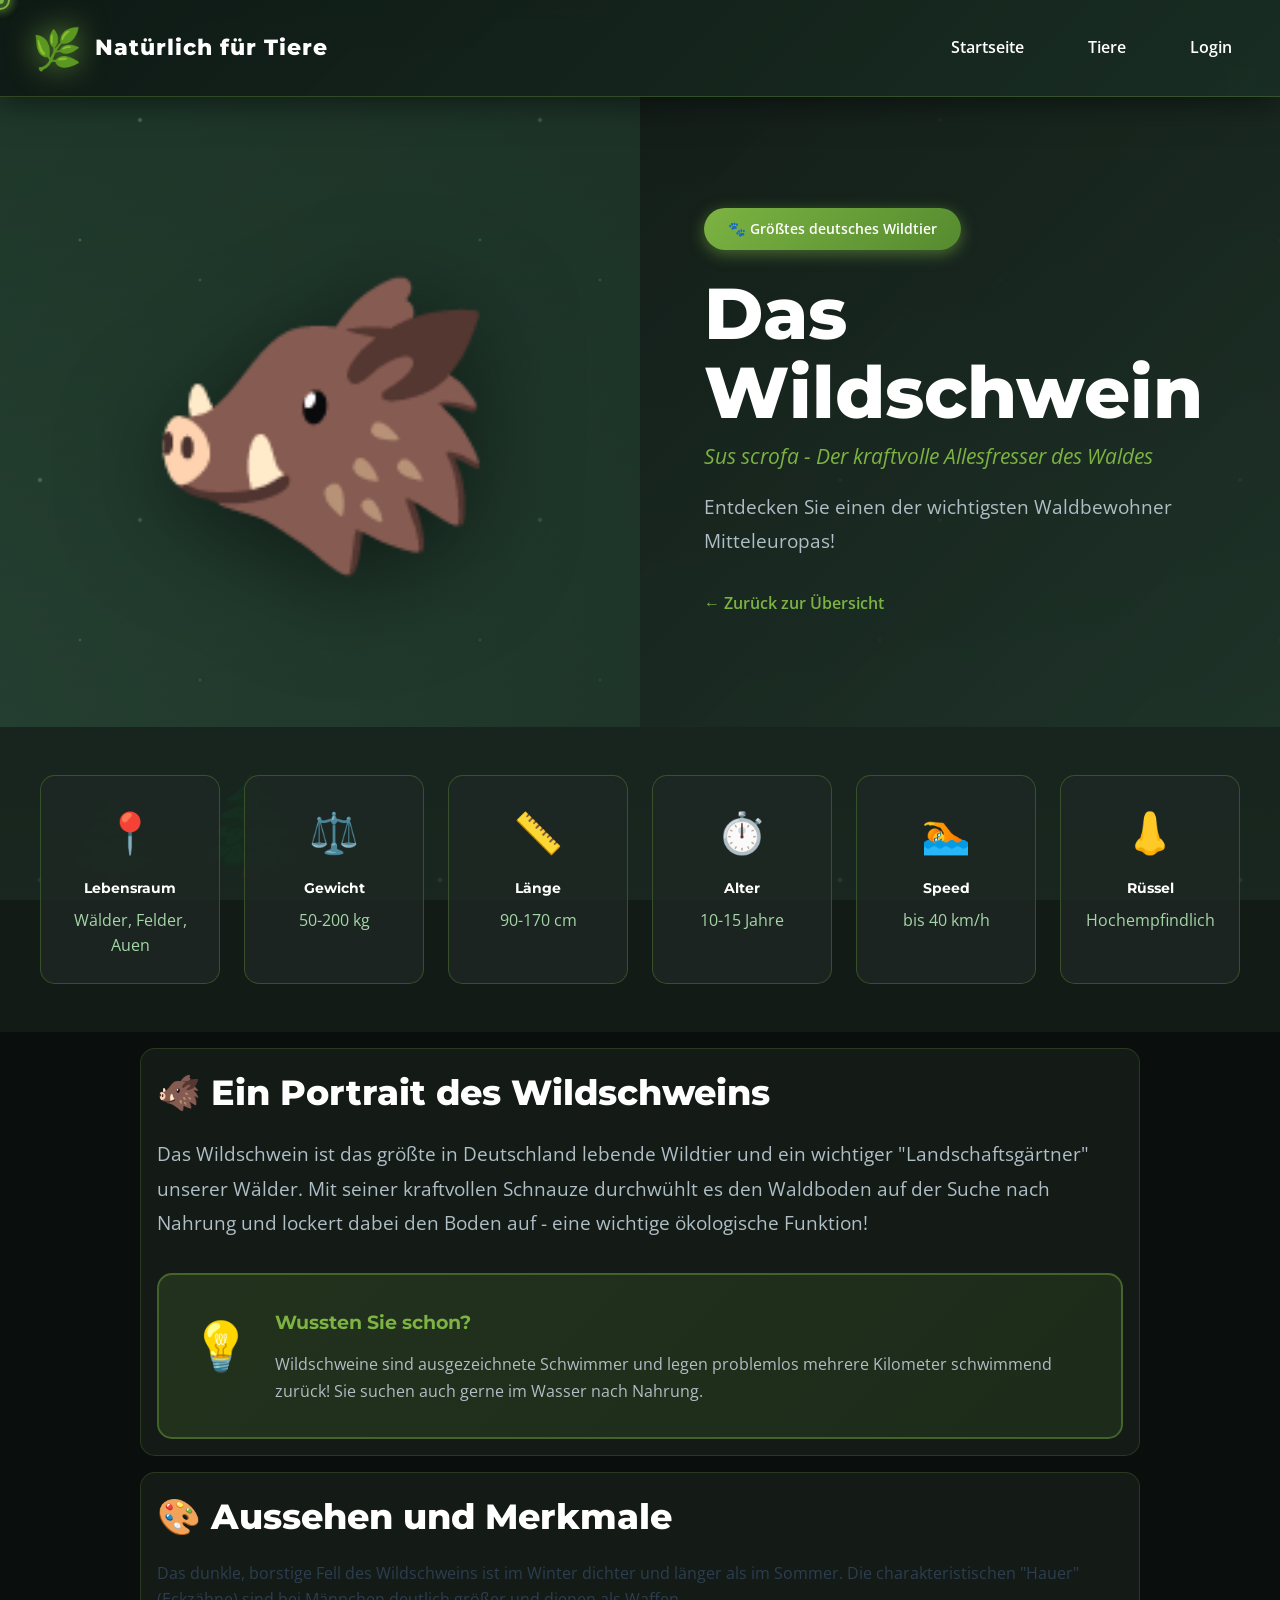
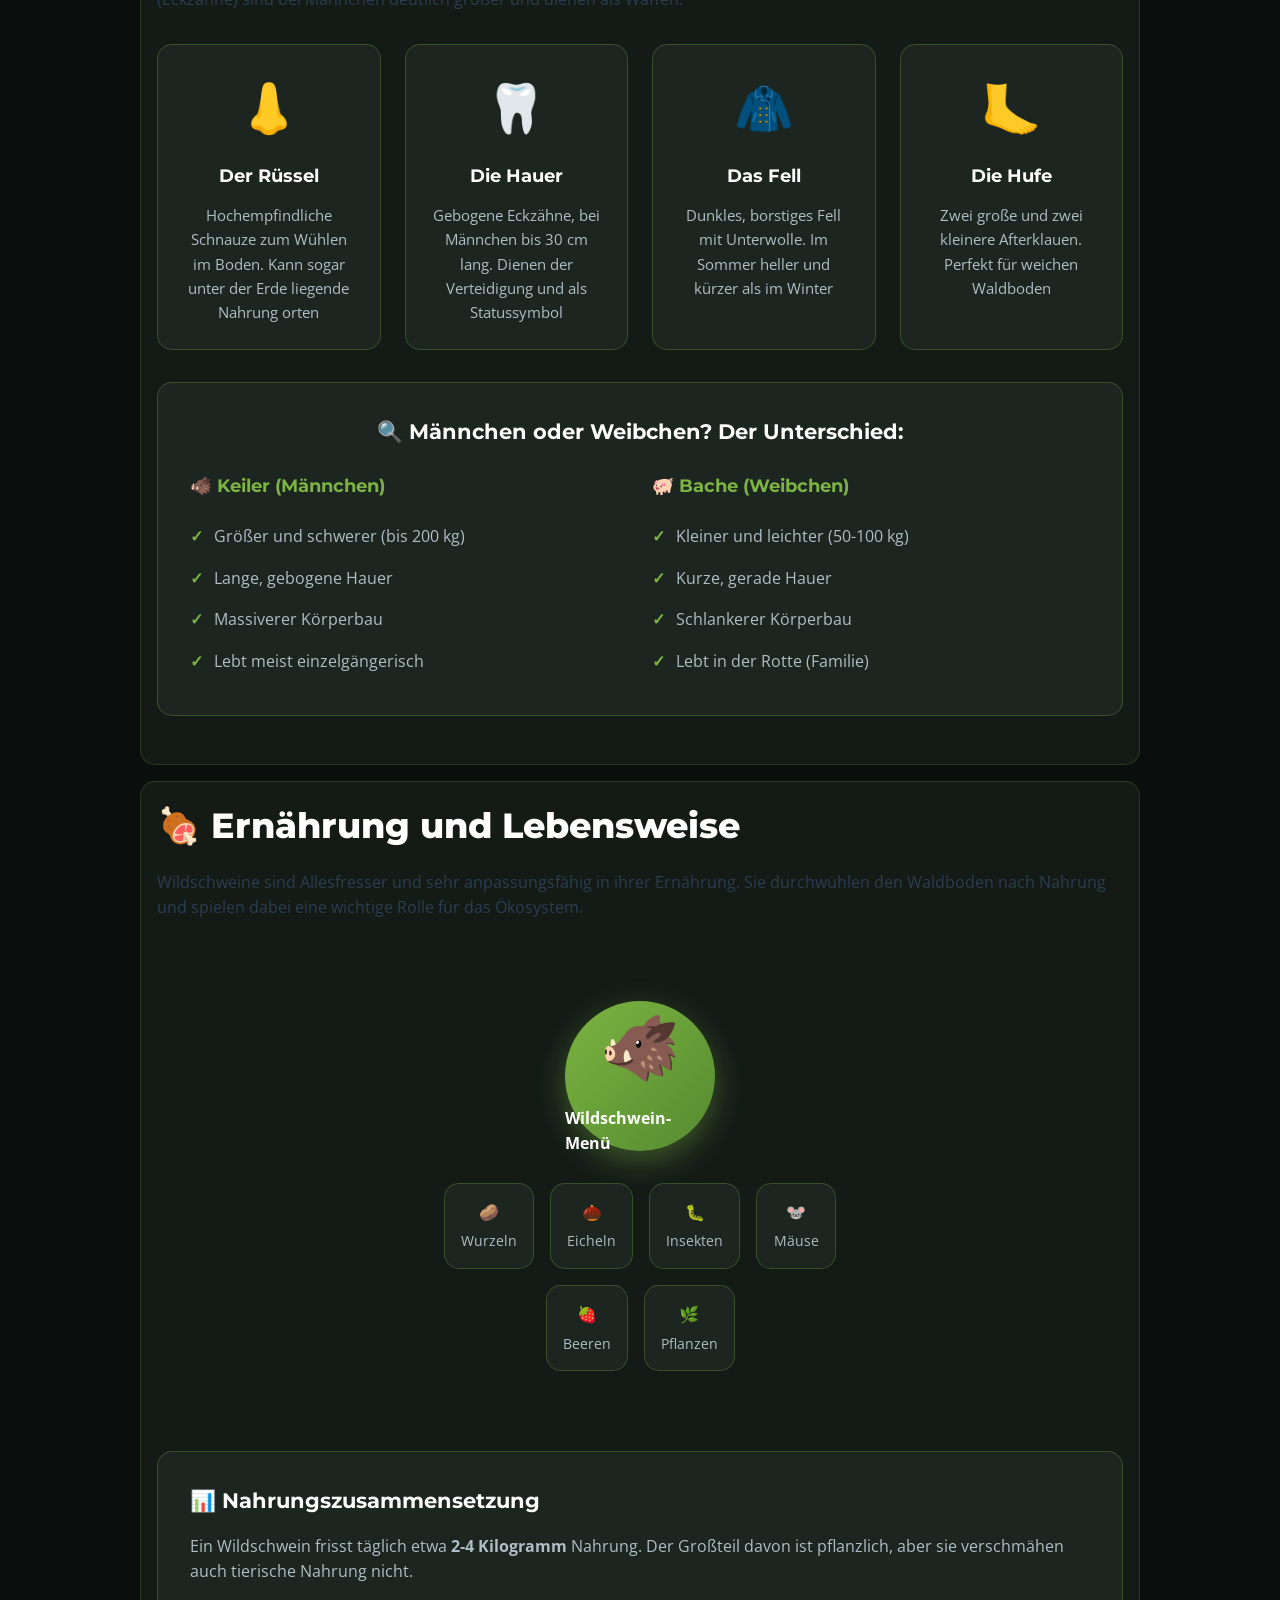
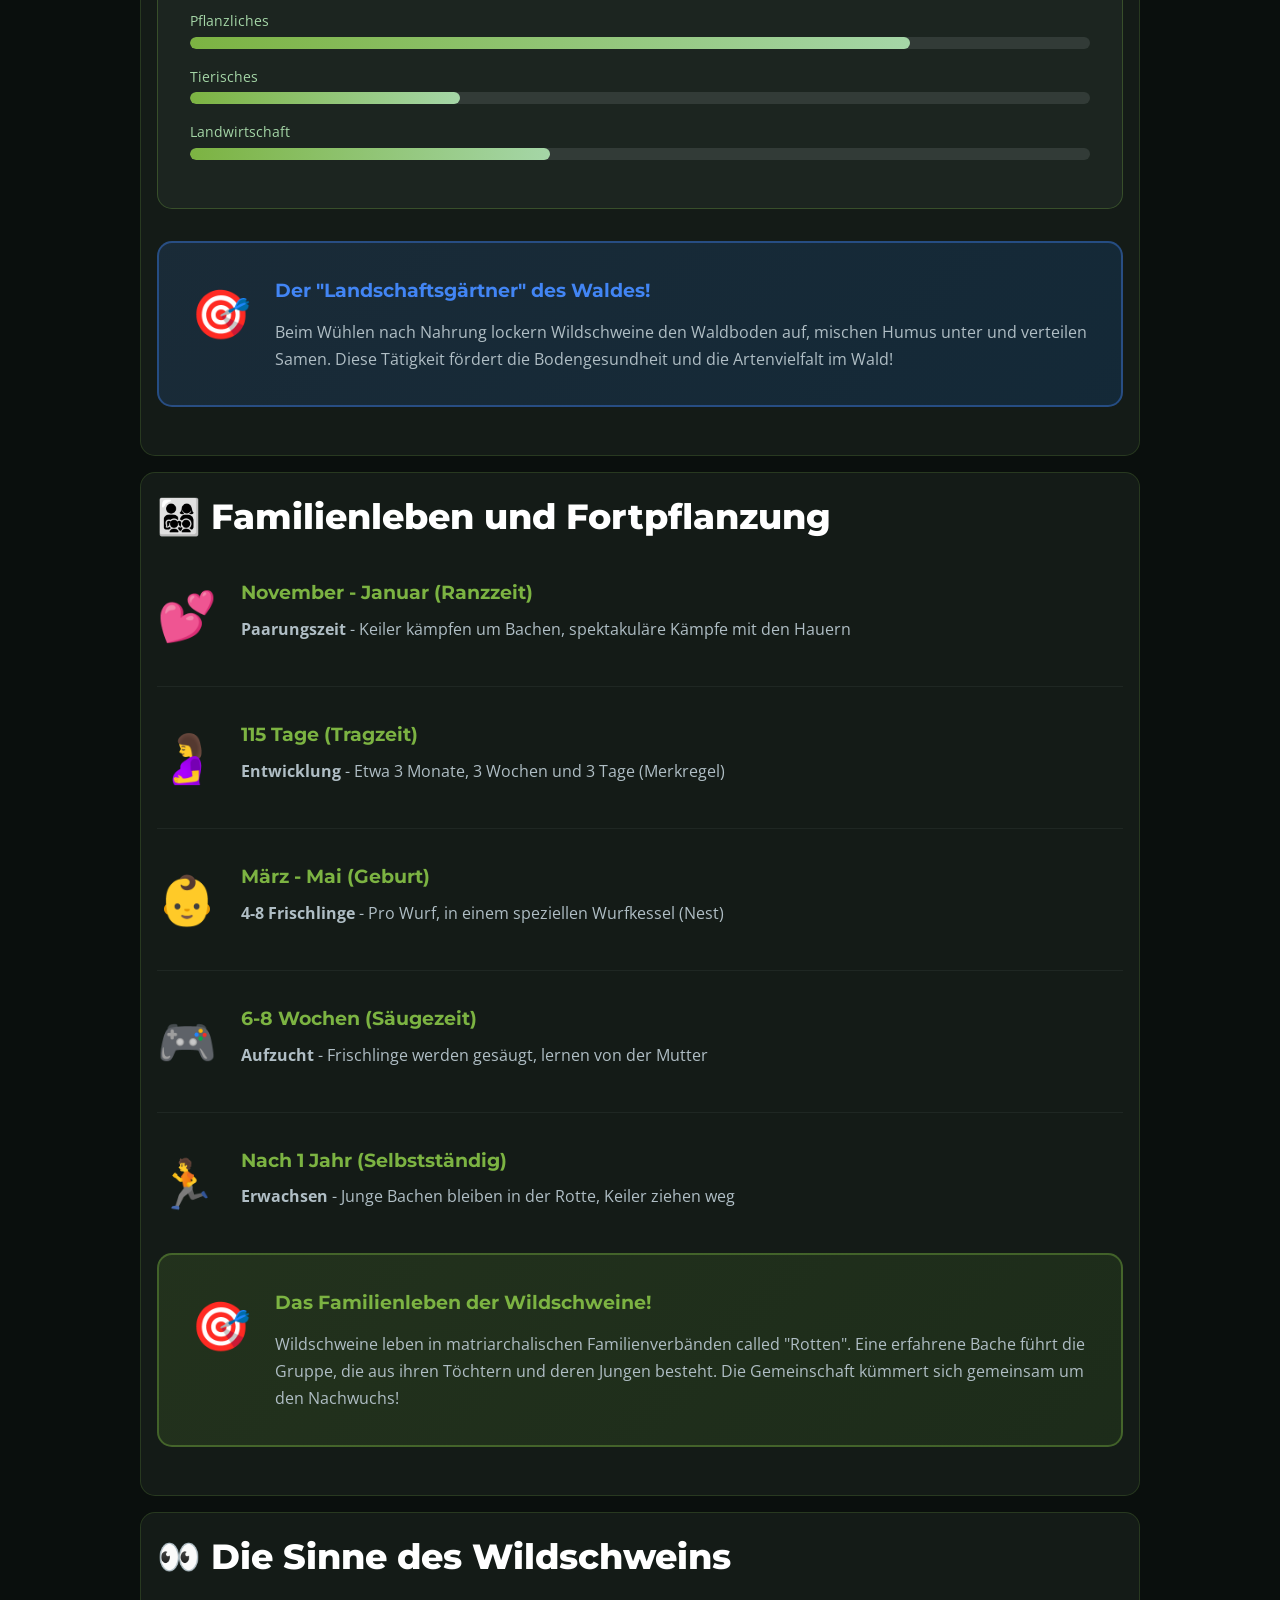
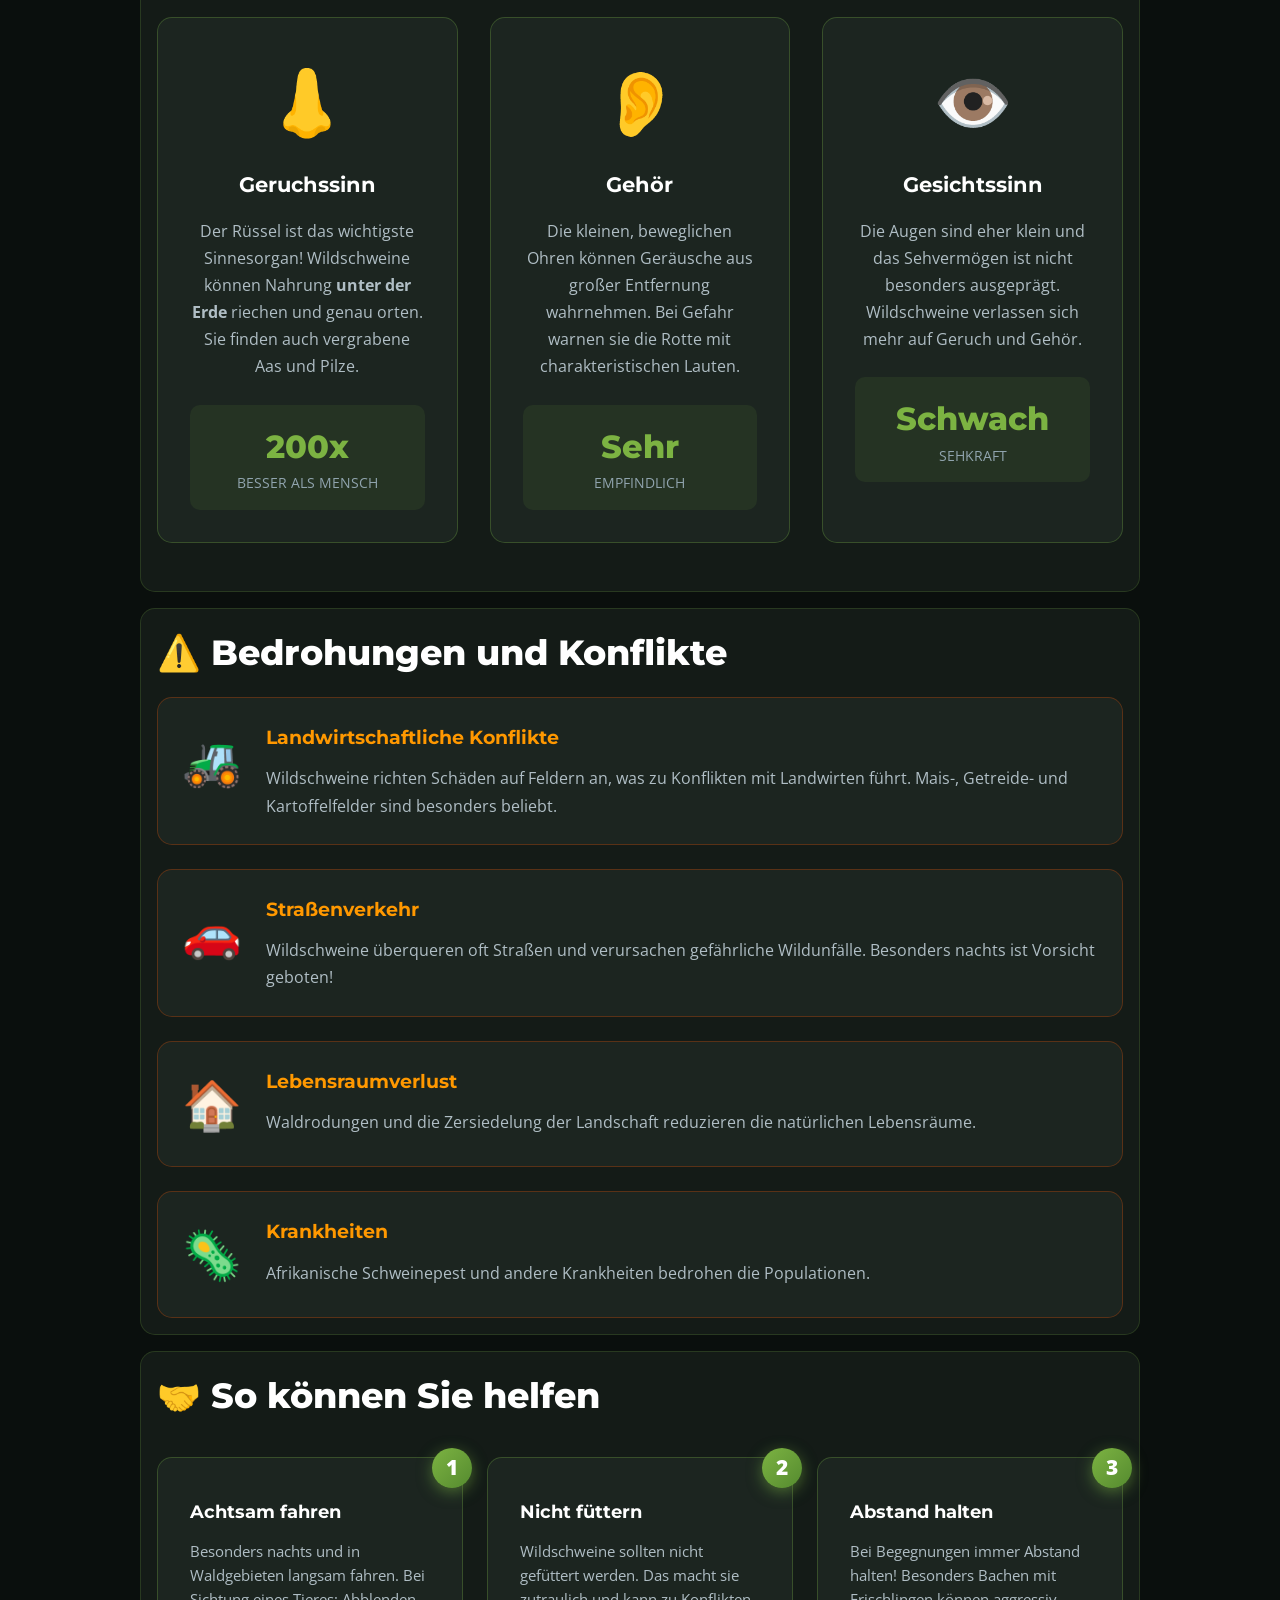
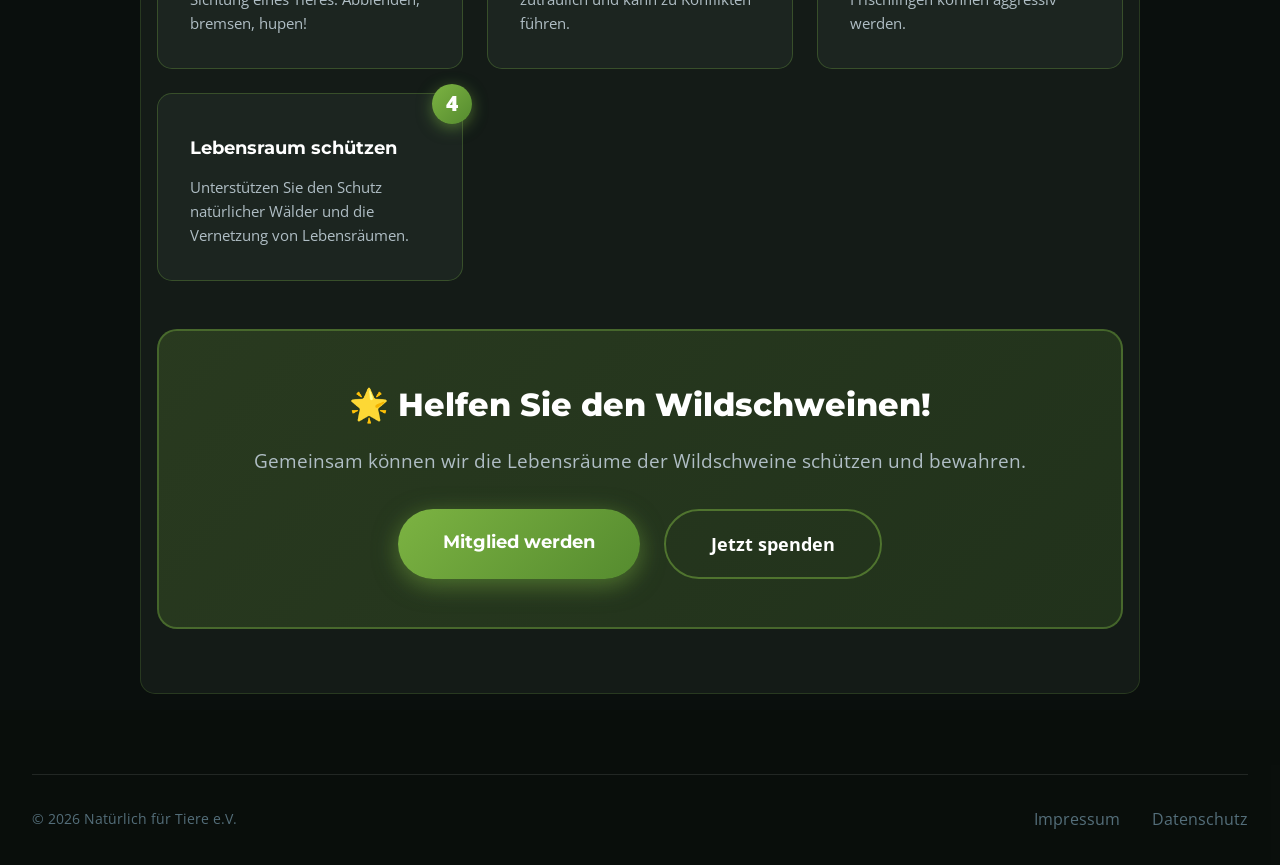
<file: wildschwein.html>
<!DOCTYPE html>
<html lang="de">
<head>
    <meta charset="UTF-8">
    <meta name="viewport" content="width=device-width, initial-scale=1.0">
    <title>Das Wildschwein - Starker Waldbewohner | Natürlich für Tiere</title>
    <link rel="stylesheet" href="style.css">
    <link href="https://fonts.googleapis.com/css2?family=Montserrat:wght@400;600;700;800;900&family=Open+Sans:wght@400;600;700&display=swap" rel="stylesheet">
</head>
<body>
    <div class="cursor" id="cursor"></div>
    <div class="cursor-follower" id="cursorFollower"></div>
    <div class="cursor-dot" id="cursorDot"></div>
    
    <div class="particles" id="particles"></div>
    <div class="forest-bg">
        <div class="tree tree-1">🌲</div>
        <div class="tree tree-2">🌲</div>
        <div class="fireflies"></div>
    </div>

    <header>
        <nav class="navigation">
            <div class="logo">
                <span class="logo-symbol">🌿</span>
                <span class="logo-main">Natürlich für Tiere</span>
            </div>
            <ul class="nav-links">
                <li><a href="index.html">Startseite</a></li>
                <li><a href="index.html#tiere">Tiere</a></li>
                <li><a href="login.html">Login</a></li>
            </ul>
        </nav>
    </header>

    <main>
        <section class="detail-hero">
            <div class="detail-hero-emoji">
                <span class="hero-emoji-main">🐗</span>
            </div>
            <div class="detail-hero-content">
                <span class="detail-badge">🐾 Größtes deutsches Wildtier</span>
                <h1>Das Wildschwein</h1>
                <p class="hero-latin">Sus scrofa - Der kraftvolle Allesfresser des Waldes</p>
                <p class="hero-intro">Entdecken Sie einen der wichtigsten Waldbewohner Mitteleuropas!</p>
                <a href="index.html#tiere" class="btn-back">← Zurück zur Übersicht</a>
            </div>
        </section>

        <section class="quick-facts">
            <div class="facts-container">
                <div class="fact-box">
                    <span class="fact-icon">📍</span>
                    <h3>Lebensraum</h3>
                    <p>Wälder, Felder, Auen</p>
                </div>
                <div class="fact-box">
                    <span class="fact-icon">⚖️</span>
                    <h3>Gewicht</h3>
                    <p>50-200 kg</p>
                </div>
                <div class="fact-box">
                    <span class="fact-icon">📏</span>
                    <h3>Länge</h3>
                    <p>90-170 cm</p>
                </div>
                <div class="fact-box">
                    <span class="fact-icon">⏱️</span>
                    <h3>Alter</h3>
                    <p>10-15 Jahre</p>
                </div>
                <div class="fact-box">
                    <span class="fact-icon">🏊</span>
                    <h3>Speed</h3>
                    <p>bis 40 km/h</p>
                </div>
                <div class="fact-box">
                    <span class="fact-icon">👃</span>
                    <h3>Rüssel</h3>
                    <p>Hochempfindlich</p>
                </div>
            </div>
        </section>

        <section class="animal-main-content">
            <div class="content-wrapper">
                
                <div class="content-block intro-block">
                    <h2>🐗 Ein Portrait des Wildschweins</h2>
                    <p class="lead-text">Das Wildschwein ist das größte in Deutschland lebende Wildtier und ein wichtiger "Landschaftsgärtner" unserer Wälder. Mit seiner kraftvollen Schnauze durchwühlt es den Waldboden auf der Suche nach Nahrung und lockert dabei den Boden auf - eine wichtige ökologische Funktion!</p>
                    
                    <div class="highlight-box">
                        <span class="highlight-icon">💡</span>
                        <div>
                            <h4>Wussten Sie schon?</h4>
                            <p>Wildschweine sind ausgezeichnete Schwimmer und legen problemlos mehrere Kilometer schwimmend zurück! Sie suchen auch gerne im Wasser nach Nahrung.</p>
                        </div>
                    </div>
                </div>

                <div class="content-block">
                    <h2>🎨 Aussehen und Merkmale</h2>
                    <p>Das dunkle, borstige Fell des Wildschweins ist im Winter dichter und länger als im Sommer. Die charakteristischen "Hauer" (Eckzähne) sind bei Männchen deutlich größer und dienen als Waffen.</p>
                    
                    <div class="feature-grid">
                        <div class="feature-item">
                            <span class="feature-emoji">👃</span>
                            <h4>Der Rüssel</h4>
                            <p>Hochempfindliche Schnauze zum Wühlen im Boden. Kann sogar unter der Erde liegende Nahrung orten</p>
                        </div>
                        <div class="feature-item">
                            <span class="feature-emoji">🦷</span>
                            <h4>Die Hauer</h4>
                            <p>Gebogene Eckzähne, bei Männchen bis 30 cm lang. Dienen der Verteidigung und als Statussymbol</p>
                        </div>
                        <div class="feature-item">
                            <span class="feature-emoji">🧥</span>
                            <h4>Das Fell</h4>
                            <p>Dunkles, borstiges Fell mit Unterwolle. Im Sommer heller und kürzer als im Winter</p>
                        </div>
                        <div class="feature-item">
                            <span class="feature-emoji">🦶</span>
                            <h4>Die Hufe</h4>
                            <p>Zwei große und zwei kleinere Afterklauen. Perfekt für weichen Waldboden</p>
                        </div>
                    </div>

                    <div class="comparison-box">
                        <h4>🔍 Männchen oder Weibchen? Der Unterschied:</h4>
                        <div class="comparison-grid">
                            <div class="comparison-item">
                                <h5>🐗 Keiler (Männchen)</h5>
                                <ul>
                                    <li>Größer und schwerer (bis 200 kg)</li>
                                    <li>Lange, gebogene Hauer</li>
                                    <li>Massiverer Körperbau</li>
                                    <li>Lebt meist einzelgängerisch</li>
                                </ul>
                            </div>
                            <div class="comparison-item">
                                <h5>🐖 Bache (Weibchen)</h5>
                                <ul>
                                    <li>Kleiner und leichter (50-100 kg)</li>
                                    <li>Kurze, gerade Hauer</li>
                                    <li>Schlankerer Körperbau</li>
                                    <li>Lebt in der Rotte (Familie)</li>
                                </ul>
                            </div>
                        </div>
                    </div>
                </div>

                <div class="content-block">
                    <h2>🍖 Ernährung und Lebensweise</h2>
                    <p>Wildschweine sind Allesfresser und sehr anpassungsfähig in ihrer Ernährung. Sie durchwühlen den Waldboden nach Nahrung und spielen dabei eine wichtige Rolle für das Ökosystem.</p>
                    
                    <div class="food-wheel">
                        <div class="wheel-center">
                            <span>🐗</span>
                            <p>Wildschwein-Menü</p>
                        </div>
                        <div class="wheel-items">
                            <div class="wheel-item">🥔<span>Wurzeln</span></div>
                            <div class="wheel-item">🌰<span>Eicheln</span></div>
                            <div class="wheel-item">🐛<span>Insekten</span></div>
                            <div class="wheel-item">🐭<span>Mäuse</span></div>
                            <div class="wheel-item">🍓<span>Beeren</span></div>
                            <div class="wheel-item">🌿<span>Pflanzen</span></div>
                        </div>
                    </div>

                    <div class="stat-box">
                        <h4>📊 Nahrungszusammensetzung</h4>
                        <p>Ein Wildschwein frisst täglich etwa <strong>2-4 Kilogramm</strong> Nahrung. Der Großteil davon ist pflanzlich, aber sie verschmähen auch tierische Nahrung nicht.</p>
                        <div class="progress-bar-container">
                            <div class="progress-label">Pflanzliches</div>
                            <div class="progress-bar"><div class="progress-fill" style="width: 80%"></div></div>
                            <div class="progress-label">Tierisches</div>
                            <div class="progress-bar"><div class="progress-fill" style="width: 30%"></div></div>
                            <div class="progress-label">Landwirtschaft</div>
                            <div class="progress-bar"><div class="progress-fill" style="width: 40%"></div></div>
                        </div>
                    </div>

                    <div class="info-box info-box-blue">
                        <span class="info-box-icon">🎯</span>
                        <div>
                            <h4>Der "Landschaftsgärtner" des Waldes!</h4>
                            <p>Beim Wühlen nach Nahrung lockern Wildschweine den Waldboden auf, mischen Humus unter und verteilen Samen. Diese Tätigkeit fördert die Bodengesundheit und die Artenvielfalt im Wald!</p>
                        </div>
                    </div>
                </div>

                <div class="content-block">
                    <h2>👨‍👩‍👧‍👦 Familienleben und Fortpflanzung</h2>
                    
                    <div class="timeline">
                        <div class="timeline-item">
                            <span class="timeline-icon">💕</span>
                            <div class="timeline-content">
                                <h4>November - Januar (Ranzzeit)</h4>
                                <p><strong>Paarungszeit</strong> - Keiler kämpfen um Bachen, spektakuläre Kämpfe mit den Hauern</p>
                            </div>
                        </div>
                        <div class="timeline-item">
                            <span class="timeline-icon">🤰</span>
                            <div class="timeline-content">
                                <h4>115 Tage (Tragzeit)</h4>
                                <p><strong>Entwicklung</strong> - Etwa 3 Monate, 3 Wochen und 3 Tage (Merkregel)</p>
                            </div>
                        </div>
                        <div class="timeline-item">
                            <span class="timeline-icon">👶</span>
                            <div class="timeline-content">
                                <h4>März - Mai (Geburt)</h4>
                                <p><strong>4-8 Frischlinge</strong> - Pro Wurf, in einem speziellen Wurfkessel (Nest)</p>
                            </div>
                        </div>
                        <div class="timeline-item">
                            <span class="timeline-icon">🎮</span>
                            <div class="timeline-content">
                                <h4>6-8 Wochen (Säugezeit)</h4>
                                <p><strong>Aufzucht</strong> - Frischlinge werden gesäugt, lernen von der Mutter</p>
                            </div>
                        </div>
                        <div class="timeline-item">
                            <span class="timeline-icon">🏃</span>
                            <div class="timeline-content">
                                <h4>Nach 1 Jahr (Selbstständig)</h4>
                                <p><strong>Erwachsen</strong> - Junge Bachen bleiben in der Rotte, Keiler ziehen weg</p>
                            </div>
                        </div>
                    </div>

                    <div class="fun-fact-box">
                        <span class="fun-fact-icon">🎯</span>
                        <div>
                            <h4>Das Familienleben der Wildschweine!</h4>
                            <p>Wildschweine leben in matriarchalischen Familienverbänden called "Rotten". Eine erfahrene Bache führt die Gruppe, die aus ihren Töchtern und deren Jungen besteht. Die Gemeinschaft kümmert sich gemeinsam um den Nachwuchs!</p>
                        </div>
                    </div>
                </div>

                <div class="content-block">
                    <h2>👀 Die Sinne des Wildschweins</h2>
                    
                    <div class="senses-grid">
                        <div class="sense-card">
                            <span class="sense-icon">👃</span>
                            <h3>Geruchssinn</h3>
                            <p>Der Rüssel ist das wichtigste Sinnesorgan! Wildschweine können Nahrung <strong>unter der Erde</strong> riechen und genau orten. Sie finden auch vergrabene Aas und Pilze.</p>
                            <div class="sense-stat">
                                <span class="stat-value">200x</span>
                                <span class="stat-label">besser als Mensch</span>
                            </div>
                        </div>
                        <div class="sense-card">
                            <span class="sense-icon">👂</span>
                            <h3>Gehör</h3>
                            <p>Die kleinen, beweglichen Ohren können Geräusche aus großer Entfernung wahrnehmen. Bei Gefahr warnen sie die Rotte mit charakteristischen Lauten.</p>
                            <div class="sense-stat">
                                <span class="stat-value">Sehr</span>
                                <span class="stat-label">empfindlich</span>
                            </div>
                        </div>
                        <div class="sense-card">
                            <span class="sense-icon">👁️</span>
                            <h3>Gesichtssinn</h3>
                            <p>Die Augen sind eher klein und das Sehvermögen ist nicht besonders ausgeprägt. Wildschweine verlassen sich mehr auf Geruch und Gehör.</p>
                            <div class="sense-stat">
                                <span class="stat-value">Schwach</span>
                                <span class="stat-label">Sehkraft</span>
                            </div>
                        </div>
                    </div>
                </div>

                <div class="content-block">
                    <h2>⚠️ Bedrohungen und Konflikte</h2>
                    
                    <div class="threats-list">
                        <div class="threat-item">
                            <span class="threat-icon">🚜</span>
                            <div>
                                <h4>Landwirtschaftliche Konflikte</h4>
                                <p>Wildschweine richten Schäden auf Feldern an, was zu Konflikten mit Landwirten führt. Mais-, Getreide- und Kartoffelfelder sind besonders beliebt.</p>
                            </div>
                        </div>
                        <div class="threat-item">
                            <span class="threat-icon">🚗</span>
                            <div>
                                <h4>Straßenverkehr</h4>
                                <p>Wildschweine überqueren oft Straßen und verursachen gefährliche Wildunfälle. Besonders nachts ist Vorsicht geboten!</p>
                            </div>
                        </div>
                        <div class="threat-item">
                            <span class="threat-icon">🏠</span>
                            <div>
                                <h4>Lebensraumverlust</h4>
                                <p>Waldrodungen und die Zersiedelung der Landschaft reduzieren die natürlichen Lebensräume.</p>
                            </div>
                        </div>
                        <div class="threat-item">
                            <span class="threat-icon">🦠</span>
                            <div>
                                <h4>Krankheiten</h4>
                                <p>Afrikanische Schweinepest und andere Krankheiten bedrohen die Populationen.</p>
                            </div>
                        </div>
                    </div>
                </div>

                <div class="content-block help-block">
                    <h2>🤝 So können Sie helfen</h2>
                    
                    <div class="help-tips">
                        <div class="tip-card">
                            <span class="tip-number">1</span>
                            <h4>Achtsam fahren</h4>
                            <p>Besonders nachts und in Waldgebieten langsam fahren. Bei Sichtung eines Tieres: Abblenden, bremsen, hupen!</p>
                        </div>
                        <div class="tip-card">
                            <span class="tip-number">2</span>
                            <h4>Nicht füttern</h4>
                            <p>Wildschweine sollten nicht gefüttert werden. Das macht sie zutraulich und kann zu Konflikten führen.</p>
                        </div>
                        <div class="tip-card">
                            <span class="tip-number">3</span>
                            <h4>Abstand halten</h4>
                            <p>Bei Begegnungen immer Abstand halten! Besonders Bachen mit Frischlingen können aggressiv werden.</p>
                        </div>
                        <div class="tip-card">
                            <span class="tip-number">4</span>
                            <h4>Lebensraum schützen</h4>
                            <p>Unterstützen Sie den Schutz natürlicher Wälder und die Vernetzung von Lebensräumen.</p>
                        </div>
                    </div>

                    <div class="cta-box">
                        <h3>🌟 Helfen Sie den Wildschweinen!</h3>
                        <p>Gemeinsam können wir die Lebensräume der Wildschweine schützen und bewahren.</p>
                        <div class="cta-buttons">
                            <a href="anmelden.html" class="btn-primary btn-glow">Mitglied werden</a>
                            <a href="#" class="btn-outline">Jetzt spenden</a>
                        </div>
                    </div>
                </div>

            </div>
        </section>
    </main>

    <footer>
        <div class="footer-content">
            <div class="footer-bottom">
                <p>&copy; 2026 Natürlich für Tiere e.V.</p>
                <div class="footer-legal">
                    <a href="#">Impressum</a>
                    <a href="#">Datenschutz</a>
                </div>
            </div>
        </div>
    </footer>

    <script>
        const cursor = document.getElementById('cursor');
        const cursorFollower = document.getElementById('cursorFollower');
        const cursorDot = document.getElementById('cursorDot');
        let mouseX = 0, mouseY = 0, cursorX = 0, cursorY = 0, followerX = 0, followerY = 0;
        document.addEventListener('mousemove', (e) => {
            mouseX = e.clientX; mouseY = e.clientY;
            if (Math.random() > 0.7) {
                const trail = document.createElement('div');
                trail.className = 'cursor-trail';
                trail.style.left = e.clientX + 'px';
                trail.style.top = e.clientY + 'px';
                document.body.appendChild(trail);
                setTimeout(() => trail.remove(), 500);
            }
        });
        function animateCursor() {
            cursorX += (mouseX - cursorX) * 0.5;
            cursorY += (mouseY - cursorY) * 0.5;
            followerX += (mouseX - followerX) * 0.1;
            followerY += (mouseY - followerY) * 0.1;
            cursor.style.left = cursorX + 'px';
            cursor.style.top = cursorY + 'px';
            cursorDot.style.left = mouseX + 'px';
            cursorDot.style.top = mouseY + 'px';
            cursorFollower.style.left = followerX + 'px';
            cursorFollower.style.top = followerY + 'px';
            requestAnimationFrame(animateCursor);
        }
        animateCursor();
        const hoverElements = document.querySelectorAll('a, button, .btn-small, .animal-card, .project-card');
        hoverElements.forEach(el => {
            el.addEventListener('mouseenter', () => cursor.classList.add('hover'));
            el.addEventListener('mouseleave', () => cursor.classList.remove('hover'));
        });
        document.addEventListener('mousedown', () => cursor.classList.add('click'));
        document.addEventListener('mouseup', () => cursor.classList.remove('click'));
        document.addEventListener('click', (e) => {
            for (let i = 0; i < 8; i++) {
                const sparkle = document.createElement('div');
                sparkle.className = 'cursor-sparkle';
                sparkle.style.left = e.clientX + 'px';
                sparkle.style.top = e.clientY + 'px';
                const angle = (i / 8) * Math.PI * 2;
                const velocity = 50;
                sparkle.style.transform = `translate(-50%, -50%) translate(${Math.cos(angle) * velocity}px, ${Math.sin(angle) * velocity}px)`;
                document.body.appendChild(sparkle);
                setTimeout(() => sparkle.remove(), 600);
            }
        });
        const particlesContainer = document.getElementById('particles');
        for (let i = 0; i < 30; i++) {
            const particle = document.createElement('div');
            particle.className = 'particle';
            particle.style.left = Math.random() * 100 + '%';
            particle.style.animationDelay = Math.random() * 5 + 's';
            particlesContainer.appendChild(particle);
        }
    </script>
</body>
</html>
</file>
<file: style.css>
/* ===================================
   NATURALLY FOR ANIMALS - COMPLETE CSS
   =================================== */

* { margin: 0; padding: 0; box-sizing: border-box; }
html { scroll-behavior: smooth; }

body {
    font-family: 'Open Sans', sans-serif;
    line-height: 1.6;
    color: #2c3e50;
    background: #0a0f0d;
    overflow-x: hidden;
}

/* Custom Cursor - Default hidden on mobile */
.cursor, .cursor-follower, .cursor-dot {
    position: fixed;
    pointer-events: none;
    z-index: 9999;
    display: block;
}

@media (max-width: 768px) {
    .cursor, .cursor-follower, .cursor-dot {
        display: none !important;
        visibility: hidden !important;
        opacity: 0 !important;
    }
    body {
        cursor: auto !important;
    }
}

/* Custom Cursor */
.cursor {
    position: fixed;
    top: 0;
    left: 0;
    width: 20px;
    height: 20px;
    border: 2px solid #7cb342;
    border-radius: 50%;
    pointer-events: none;
    z-index: 9999;
    transform: translate(-50%, -50%);
    transition: width 0.3s, height 0.3s, background-color 0.3s;
    box-shadow: 0 0 10px rgba(124,179,66,0.5), inset 0 0 10px rgba(124,179,66,0.3);
}

.cursor-follower {
    position: fixed;
    top: 0;
    left: 0;
    width: 40px;
    height: 40px;
    background: radial-gradient(circle, rgba(124,179,66,0.3) 0%, transparent 70%);
    border-radius: 50%;
    pointer-events: none;
    z-index: 9998;
    transform: translate(-50%, -50%);
    transition: transform 0.15s ease-out;
}

.cursor-dot {
    position: fixed;
    top: 0;
    left: 0;
    width: 8px;
    height: 8px;
    background: #7cb342;
    border-radius: 50%;
    pointer-events: none;
    z-index: 9999;
    transform: translate(-50%, -50%);
    box-shadow: 0 0 15px rgba(124,179,66,0.8);
}

.cursor.hover {
    width: 50px;
    height: 50px;
    background-color: rgba(124,179,66,0.2);
    border-color: #a5d6a7;
}

.cursor.click {
    width: 15px;
    height: 15px;
    background-color: rgba(124,179,66,0.5);
}

.cursor-trail {
    position: fixed;
    width: 10px;
    height: 10px;
    background: radial-gradient(circle, rgba(124,179,66,0.6) 0%, transparent 70%);
    border-radius: 50%;
    pointer-events: none;
    z-index: 9997;
    animation: trailFade 0.5s ease-out forwards;
}

@keyframes trailFade {
    0% {
        opacity: 1;
        transform: translate(-50%, -50%) scale(1);
    }
    100% {
        opacity: 0;
        transform: translate(-50%, -50%) scale(0.5);
    }
}

/* Sparkle Effect on Click */
.cursor-sparkle {
    position: fixed;
    width: 6px;
    height: 6px;
    background: #a5d6a7;
    border-radius: 50%;
    pointer-events: none;
    z-index: 9999;
    animation: sparkle 0.6s ease-out forwards;
}

@keyframes sparkle {
    0% {
        opacity: 1;
        transform: translate(-50%, -50%) scale(1);
    }
    100% {
        opacity: 0;
        transform: translate(-50%, -50%) scale(2);
    }
}

/* Particles */
.particles {
    position: fixed;
    top: 0; left: 0;
    width: 100%; height: 100%;
    pointer-events: none;
    z-index: 0;
}
.particle {
    position: absolute;
    width: 4px; height: 4px;
    background: rgba(124,179,66,0.6);
    border-radius: 50%;
    box-shadow: 0 0 10px rgba(124,179,66,0.8);
    animation: particleFloat 15s infinite;
}
@keyframes particleFloat {
    0%,100% { transform: translateY(0); opacity: 0; }
    10% { opacity: 1; }
    90% { opacity: 1; }
    100% { transform: translateY(-100vh); opacity: 0; }
}

/* Forest Background */
.forest-bg {
    position: fixed;
    top: 0; left: 0;
    width: 100%; height: 100%;
    pointer-events: none;
    z-index: 0;
    background: linear-gradient(180deg, #0f1a15 0%, #1a2f25 50%, #2d4a3a 100%);
}
.tree {
    position: absolute;
    bottom: 0;
    font-size: 5rem;
    opacity: 0.4;
    animation: treeSway 4s ease-in-out infinite;
}
.tree-1 { left: 5%; }
.tree-2 { left: 15%; font-size: 6rem; animation-delay: 0.5s; }
.tree-3 { left: 85%; animation-delay: 1s; }
.tree-4 { left: 92%; font-size: 5.5rem; animation-delay: 1.5s; }
.tree-5 { left: 50%; opacity: 0.2; bottom: 20%; }
@keyframes treeSway {
    0%,100% { transform: rotate(-2deg); }
    50% { transform: rotate(2deg); }
}
.bush {
    position: absolute;
    bottom: 0;
    font-size: 3rem;
    opacity: 0.5;
}
.bush-1 { left: 25%; }
.bush-2 { left: 70%; }
.fireflies {
    position: absolute;
    width: 100%; height: 100%;
    background-image: 
        radial-gradient(3px 3px at 10% 20%, rgba(255,255,200,0.9), transparent),
        radial-gradient(2px 2px at 20% 60%, rgba(255,255,200,0.7), transparent),
        radial-gradient(3px 3px at 35% 30%, rgba(255,255,200,0.8), transparent),
        radial-gradient(2px 2px at 50% 70%, rgba(255,255,200,0.6), transparent);
    background-size: 400px 400px;
    animation: fireflyPulse 3s ease-in-out infinite;
    opacity: 0.8;
}
@keyframes fireflyPulse {
    0%,100% { opacity: 0.5; }
    50% { opacity: 1; }
}

/* Header */
header {
    background: linear-gradient(135deg, rgba(15,26,21,0.95) 0%, rgba(26,47,37,0.9) 100%);
    backdrop-filter: blur(10px);
    padding: 1rem 0;
    position: sticky;
    top: 0;
    z-index: 1000;
    border-bottom: 1px solid rgba(124,179,66,0.3);
    box-shadow: 0 5px 30px rgba(0,0,0,0.5);
}
.navigation {
    max-width: 1400px;
    margin: 0 auto;
    padding: 0 2rem;
    display: flex;
    justify-content: space-between;
    align-items: center;
}
.logo { display: flex; align-items: center; gap: 0.8rem; }
.logo-symbol { font-size: 2.5rem; filter: drop-shadow(0 0 15px rgba(124,179,66,0.8)); }
.logo-text { display: flex; flex-direction: column; }
.logo-main {
    font-family: 'Montserrat', sans-serif;
    font-weight: 800;
    font-size: 1.4rem;
    color: #fff;
    letter-spacing: 1px;
}
.logo-sub {
    font-size: 0.75rem;
    color: #7cb342;
    letter-spacing: 2px;
    text-transform: uppercase;
}
.nav-links {
    list-style: none;
    display: flex;
    gap: 2rem;
    align-items: center;
}
.nav-links a {
    color: #fff;
    text-decoration: none;
    font-weight: 600;
    transition: all 0.3s;
    padding: 0.5rem 1rem;
}
.nav-links a:hover { color: #7cb342; }
.btn-nav {
    background: linear-gradient(135deg, #7cb342 0%, #558b2f 100%);
    padding: 0.7rem 1.5rem !important;
    border-radius: 25px !important;
    box-shadow: 0 3px 15px rgba(124,179,66,0.5);
}
.btn-nav:hover { transform: translateY(-2px); box-shadow: 0 5px 25px rgba(124,179,66,0.8); }

/* Hero */
.hero {
    min-height: 100vh;
    display: flex;
    align-items: center;
    justify-content: center;
    padding: 8rem 2rem 4rem;
    position: relative;
    z-index: 1;
}
.hero-content {
    max-width: 1200px;
    text-align: center;
    color: #fff;
}
.hero-badge {
    display: inline-flex;
    align-items: center;
    gap: 0.5rem;
    background: rgba(124,179,66,0.2);
    border: 1px solid rgba(124,179,66,0.5);
    padding: 0.6rem 1.3rem;
    border-radius: 30px;
    font-size: 0.9rem;
    font-weight: 600;
    margin-bottom: 2rem;
    color: #a5d6a7;
}
.animate-pulse { animation: pulse 2s ease-in-out infinite; }
@keyframes pulse {
    0%,100% { transform: scale(1); }
    50% { transform: scale(1.05); }
}
.hero-title {
    font-family: 'Montserrat', sans-serif;
    font-weight: 900;
    font-size: 5.5rem;
    background: linear-gradient(135deg, #fff 0%, #a5d6a7 50%, #7cb342 100%);
    -webkit-background-clip: text;
    -webkit-text-fill-color: transparent;
    background-clip: text;
    margin-bottom: 1rem;
}
.title-divider {
    width: 200px;
    height: 5px;
    background: linear-gradient(90deg, transparent, #7cb342, transparent);
    margin: 1.5rem auto;
    border-radius: 3px;
}
.hero-subtitle {
    font-size: 2.2rem;
    color: #a5d6a7;
    margin-bottom: 1.5rem;
    letter-spacing: 3px;
}
.hero-text {
    font-size: 1.2rem;
    color: #b0bec5;
    margin-bottom: 3rem;
    max-width: 800px;
    margin-left: auto;
    margin-right: auto;
}
.hero-cta {
    display: flex;
    gap: 1.5rem;
    justify-content: center;
    flex-wrap: wrap;
    margin-bottom: 3rem;
}
.btn-primary {
    display: inline-block;
    background: linear-gradient(135deg, #7cb342 0%, #558b2f 100%);
    color: #fff;
    padding: 1.2rem 2.8rem;
    border-radius: 50px;
    text-decoration: none;
    font-weight: 700;
    font-size: 1.1rem;
    font-family: 'Montserrat', sans-serif;
    box-shadow: 0 6px 25px rgba(124,179,66,0.5);
    transition: all 0.3s;
}
.btn-primary:hover { transform: translateY(-5px); box-shadow: 0 10px 40px rgba(124,179,66,0.8); }
.btn-glow { animation: btnGlow 2s ease-in-out infinite; }
@keyframes btnGlow {
    0%,100% { box-shadow: 0 6px 25px rgba(124,179,66,0.5); }
    50% { box-shadow: 0 6px 40px rgba(124,179,66,0.8); }
}
.btn-secondary {
    display: inline-block;
    background: transparent;
    color: #fff;
    padding: 1.2rem 2.8rem;
    border-radius: 50px;
    text-decoration: none;
    font-weight: 700;
    font-size: 1.1rem;
    font-family: 'Montserrat', sans-serif;
    border: 2px solid rgba(124,179,66,0.5);
    transition: all 0.3s;
}
.btn-secondary:hover { border-color: #7cb342; color: #7cb342; transform: translateY(-3px); }

.hero-animals-showcase {
    display: flex;
    justify-content: center;
    gap: 1.5rem;
    margin: 3rem 0;
    flex-wrap: wrap;
}
.showcase-animal { font-size: 4.5rem; }
.float { animation: animalFloat 3s ease-in-out infinite; }
@keyframes animalFloat {
    0%,100% { transform: translateY(0); }
    50% { transform: translateY(-20px); }
}
.delay-1 { animation-delay: 0.1s; }
.delay-2 { animation-delay: 0.2s; }
.delay-3 { animation-delay: 0.3s; }
.delay-4 { animation-delay: 0.4s; }
.delay-5 { animation-delay: 0.5s; }

.hero-stats {
    display: flex;
    gap: 4rem;
    justify-content: center;
    flex-wrap: wrap;
}
.stat-item { text-align: center; }
.stat-value {
    display: block;
    font-family: 'Montserrat', sans-serif;
    font-weight: 800;
    font-size: 3.5rem;
    color: #7cb342;
}
.stat-label {
    font-size: 0.95rem;
    color: #90a4ae;
    text-transform: uppercase;
}

/* Animals Section */
.animals-section {
    max-width: 1400px;
    margin: 0 auto;
    padding: 6rem 2rem;
    position: relative;
    z-index: 1;
}
.section-header {
    text-align: center;
    margin-bottom: 4rem;
}
.section-tag {
    display: inline-block;
    background: linear-gradient(135deg, #7cb342 0%, #558b2f 100%);
    color: #fff;
    padding: 0.6rem 1.5rem;
    border-radius: 30px;
    font-weight: 600;
    font-size: 0.95rem;
    margin-bottom: 1rem;
}
.section-header h2 {
    font-family: 'Montserrat', sans-serif;
    font-weight: 800;
    font-size: 3.5rem;
    color: #fff;
    margin-bottom: 1rem;
}
.section-header p {
    font-size: 1.2rem;
    color: #b0bec5;
}
.animal-grid {
    display: grid;
    grid-template-columns: repeat(auto-fit, minmax(340px, 1fr));
    gap: 2.5rem;
}
.animal-card {
    background: rgba(30,40,35,0.8);
    border-radius: 20px;
    overflow: hidden;
    border: 1px solid rgba(124,179,66,0.2);
    transition: all 0.4s;
    backdrop-filter: blur(10px);
}
.animal-card.large { grid-row: span 2; }
.animal-card:hover {
    transform: translateY(-15px);
    border-color: rgba(124,179,66,0.6);
    box-shadow: 0 20px 60px rgba(124,179,66,0.3);
}
.animal-emoji-wrapper {
    position: relative;
    height: 300px;
    background: linear-gradient(135deg, rgba(45,80,60,0.6) 0%, rgba(30,50,40,0.9) 100%);
    display: flex;
    align-items: center;
    justify-content: center;
}
.animal-card.large .animal-emoji-wrapper { height: 420px; }
.animal-emoji {
    font-size: 15rem;
    filter: drop-shadow(0 15px 40px rgba(0,0,0,0.6));
    transition: all 0.4s;
}
.animal-card:hover .animal-emoji {
    transform: scale(1.5) rotate(10deg);
    filter: drop-shadow(0 30px 60px rgba(124,179,66,0.6));
}
.animal-status {
    position: absolute;
    top: 1rem; right: 1rem;
    background: linear-gradient(135deg, #7cb342 0%, #558b2f 100%);
    color: #fff;
    padding: 0.5rem 1.2rem;
    border-radius: 20px;
    font-size: 0.85rem;
    font-weight: 700;
}
.animal-info { padding: 2rem; }
.animal-info h3 {
    font-family: 'Montserrat', sans-serif;
    font-weight: 800;
    font-size: 1.8rem;
    color: #fff;
    margin-bottom: 0.3rem;
}
.latin-name {
    color: #7cb342;
    font-style: italic;
    display: block;
    margin-bottom: 1rem;
}
.animal-info p {
    color: #a5d6a7;
    margin-bottom: 1.5rem;
}
.animal-details {
    display: flex;
    flex-wrap: wrap;
    gap: 0.8rem;
    margin-bottom: 1.5rem;
    padding-bottom: 1.5rem;
    border-bottom: 1px solid rgba(124,179,66,0.2);
}
.animal-details span {
    font-size: 0.9rem;
    color: #b0bec5;
    background: rgba(124,179,66,0.1);
    padding: 0.5rem 1rem;
    border-radius: 15px;
}
.btn-small {
    color: #7cb342;
    text-decoration: none;
    font-weight: 700;
    transition: all 0.3s;
}
.btn-small:hover { color: #a5d6a7; transform: translateX(10px); }

/* Knowledge Section */
.knowledge-section {
    background: rgba(20,30,25,0.5);
    padding: 6rem 2rem;
    position: relative;
    z-index: 1;
}
.knowledge-grid {
    max-width: 1400px;
    margin: 0 auto;
    display: grid;
    grid-template-columns: repeat(auto-fit, minmax(320px, 1fr));
    gap: 2rem;
}
.knowledge-card {
    background: rgba(30,40,35,0.9);
    border-radius: 20px;
    padding: 2.5rem;
    border: 1px solid rgba(124,179,66,0.3);
    transition: all 0.4s;
}
.knowledge-card:hover {
    border-color: rgba(124,179,66,0.6);
    transform: translateY(-10px);
}
.knowledge-header {
    display: flex;
    align-items: center;
    gap: 1rem;
    margin-bottom: 2rem;
    padding-bottom: 1.5rem;
    border-bottom: 2px solid rgba(124,179,66,0.3);
}
.knowledge-emoji { font-size: 4rem; }
.knowledge-header h3 {
    font-family: 'Montserrat', sans-serif;
    font-weight: 800;
    font-size: 1.8rem;
    color: #fff;
}
.knowledge-list { list-style: none; }
.knowledge-list li {
    color: #b0bec5;
    padding: 1rem 0;
    border-bottom: 1px solid rgba(255,255,255,0.05);
}
.knowledge-list li:last-child { border-bottom: none; }
.knowledge-list strong { color: #7cb342; }

/* Projects Section */
.projects-section {
    background: rgba(20,30,25,0.5);
    padding: 6rem 2rem;
    position: relative;
    z-index: 1;
}
.projects-grid {
    max-width: 1200px;
    margin: 0 auto;
    display: grid;
    grid-template-columns: repeat(auto-fit, minmax(320px, 1fr));
    gap: 2.5rem;
}
.project-card {
    background: rgba(30,40,35,0.8);
    border-radius: 20px;
    overflow: hidden;
    border: 1px solid rgba(124,179,66,0.2);
    transition: all 0.4s;
}
.project-card:hover {
    transform: translateY(-15px);
    box-shadow: 0 20px 60px rgba(124,179,66,0.3);
}
.project-emoji {
    font-size: 7rem;
    text-align: center;
    padding: 2.5rem;
    background: linear-gradient(135deg, rgba(45,80,60,0.5) 0%, rgba(30,50,40,0.8) 100%);
    animation: projectFloat 4s ease-in-out infinite;
}
@keyframes projectFloat {
    0%,100% { transform: translateY(0); }
    50% { transform: translateY(-15px); }
}
.project-content { padding: 2rem; }
.project-content h3 {
    font-family: 'Montserrat', sans-serif;
    font-weight: 700;
    font-size: 1.5rem;
    color: #fff;
    margin-bottom: 1rem;
}
.project-content p { color: #b0bec5; margin-bottom: 1.5rem; }
.project-progress { margin-bottom: 1.5rem; }
.progress-bar {
    height: 10px;
    background: rgba(255,255,255,0.1);
    border-radius: 5px;
    overflow: hidden;
    margin-bottom: 0.5rem;
}
.progress-fill {
    height: 100%;
    background: linear-gradient(90deg, #7cb342, #a5d6a7, #7cb342);
    border-radius: 5px;
}
.project-progress span {
    font-size: 0.9rem;
    color: #7cb342;
    font-weight: 600;
}
.btn-project {
    display: inline-block;
    background: linear-gradient(135deg, #7cb342 0%, #558b2f 100%);
    color: #fff;
    padding: 1rem 2rem;
    border-radius: 25px;
    text-decoration: none;
    font-weight: 600;
    text-align: center;
    transition: all 0.3s;
}
.btn-project:hover { transform: translateY(-3px); box-shadow: 0 8px 25px rgba(124,179,66,0.5); }

/* Join Section */
.join-section {
    padding: 6rem 2rem;
    position: relative;
    z-index: 1;
}
.join-content {
    max-width: 1200px;
    margin: 0 auto;
    display: grid;
    grid-template-columns: 1fr 1fr;
    gap: 4rem;
    align-items: center;
}
.join-text h2 {
    font-family: 'Montserrat', sans-serif;
    font-weight: 800;
    font-size: 3rem;
    color: #fff;
    margin-bottom: 1.5rem;
}
.join-text p { color: #b0bec5; font-size: 1.15rem; margin-bottom: 2rem; }
.benefits-list {
    list-style: none;
    margin-bottom: 2.5rem;
}
.benefits-list li {
    color: #b0bec5;
    padding: 0.8rem 0;
    border-bottom: 1px solid rgba(255,255,255,0.05);
}
.join-buttons {
    display: flex;
    gap: 1.5rem;
    flex-wrap: wrap;
}
.btn-outline {
    display: inline-block;
    background: transparent;
    color: #fff;
    padding: 1.2rem 2.8rem;
    border-radius: 50px;
    text-decoration: none;
    font-weight: 700;
    font-size: 1.1rem;
    border: 2px solid rgba(124,179,66,0.5);
    transition: all 0.3s;
}
.btn-outline:hover { border-color: #7cb342; color: #7cb342; }
.join-emoji-display {
    display: flex;
    justify-content: center;
    gap: 1.5rem;
    flex-wrap: wrap;
}
.join-emoji { font-size: 6rem; }

/* Auth/Login/Register */
.auth-section {
    min-height: calc(100vh - 100px);
    display: flex;
    align-items: center;
    justify-content: center;
    padding: 4rem 2rem;
    position: relative;
    z-index: 1;
}
.auth-container {
    background: rgba(30,40,35,0.95);
    border-radius: 30px;
    box-shadow: 0 30px 80px rgba(0,0,0,0.6);
    padding: 3rem;
    max-width: 600px;
    width: 100%;
    border: 1px solid rgba(124,179,66,0.3);
}
.auth-header { text-align: center; margin-bottom: 2.5rem; }
.auth-animals { font-size: 3.5rem; margin-bottom: 1.5rem; }
.auth-animal { display: inline-block; margin: 0 0.3rem; }
.auth-container h2 {
    font-family: 'Montserrat', sans-serif;
    font-weight: 800;
    font-size: 2.2rem;
    color: #fff;
    margin-bottom: 0.5rem;
}
.auth-slogan { color: #a5d6a7; margin-bottom: 1.5rem; }
.member-benefits {
    display: flex;
    justify-content: center;
    gap: 0.8rem;
    flex-wrap: wrap;
    margin-top: 1rem;
}
.benefit-badge {
    background: rgba(124,179,66,0.2);
    border: 1px solid rgba(124,179,66,0.4);
    color: #a5d6a7;
    padding: 0.4rem 1rem;
    border-radius: 20px;
    font-size: 0.85rem;
}
.auth-form { display: flex; flex-direction: column; gap: 1.3rem; }
.form-row { display: grid; grid-template-columns: 1fr 1fr; gap: 1rem; }
.form-group { display: flex; flex-direction: column; }
.form-group label {
    color: #fff;
    font-weight: 600;
    margin-bottom: 0.5rem;
    display: flex;
    align-items: center;
    gap: 0.5rem;
}
.label-icon { font-size: 1.2rem; }
.form-group input {
    padding: 1rem;
    border: 2px solid rgba(255,255,255,0.1);
    border-radius: 12px;
    font-size: 1rem;
    background: rgba(255,255,255,0.05);
    color: #fff;
}
.form-group input:focus {
    outline: none;
    border-color: #7cb342;
    box-shadow: 0 0 0 4px rgba(124,179,66,0.2);
}
.password-strength {
    height: 4px;
    background: rgba(255,255,255,0.1);
    border-radius: 2px;
    margin-top: 0.5rem;
}
.strength-bar {
    height: 100%;
    width: 0%;
    background: #ff4444;
    transition: all 0.3s;
}
.checkbox-group {
    flex-direction: row;
    align-items: flex-start;
    gap: 0.8rem;
}
.checkbox-group input[type="checkbox"] {
    width: 20px;
    height: 20px;
    cursor: pointer;
}
.checkbox-group label {
    font-weight: normal;
    font-size: 0.9rem;
    color: #b0bec5;
}
.form-options {
    display: flex;
    justify-content: space-between;
    align-items: center;
    flex-wrap: wrap;
    gap: 1rem;
}
.checkbox-label {
    color: #b0bec5;
    cursor: pointer;
    display: flex;
    align-items: center;
    gap: 0.5rem;
}
.forgot-password {
    color: #7cb342;
    text-decoration: none;
    font-size: 0.9rem;
}
.btn-submit {
    background: linear-gradient(135deg, #7cb342 0%, #558b2f 100%);
    color: #fff;
    border: none;
    padding: 1.3rem;
    font-size: 1.1rem;
    font-weight: 700;
    font-family: 'Montserrat', sans-serif;
    border-radius: 30px;
    cursor: pointer;
    transition: all 0.3s;
    display: flex;
    align-items: center;
    justify-content: center;
    gap: 0.8rem;
    box-shadow: 0 5px 25px rgba(124,179,66,0.5);
}
.btn-submit:hover {
    transform: translateY(-3px);
    box-shadow: 0 8px 35px rgba(124,179,66,0.8);
}
.btn-icon { font-size: 1.3rem; }
.btn-confetti { font-size: 1.2rem; animation: confettiSpin 2s infinite; }
@keyframes confettiSpin {
    0%,100% { transform: rotate(0deg); }
    50% { transform: rotate(180deg); }
}
.auth-footer {
    text-align: center;
    margin-top: 2.5rem;
    padding-top: 2.5rem;
    border-top: 1px solid rgba(255,255,255,0.1);
}
.member-count { margin-bottom: 1.5rem; }
.member-number {
    display: block;
    font-family: 'Montserrat', sans-serif;
    font-weight: 800;
    font-size: 2rem;
    color: #7cb342;
}
.member-text { color: #90a4ae; font-size: 0.9rem; }
.auth-text { margin: 1rem 0; color: #90a4ae; }
.auth-text a { color: #7cb342; text-decoration: none; font-weight: 700; }
.auth-divider {
    position: relative;
    margin: 2rem 0;
}
.auth-divider::before {
    content: '';
    position: absolute;
    top: 50%;
    left: 0; right: 0;
    height: 1px;
    background: rgba(255,255,255,0.1);
}
.auth-divider span {
    position: relative;
    background: rgba(30,40,35,0.95);
    padding: 0 1.5rem;
    color: #90a4ae;
    font-size: 0.9rem;
}
.social-login {
    display: flex;
    gap: 1rem;
    justify-content: center;
    margin-bottom: 1.5rem;
}
.social-btn {
    display: flex;
    align-items: center;
    gap: 0.5rem;
    padding: 0.8rem 1.5rem;
    border-radius: 25px;
    text-decoration: none;
    font-weight: 600;
    transition: all 0.3s;
    border: 2px solid rgba(255,255,255,0.1);
}
.social-btn.google { background: rgba(255,255,255,0.05); color: #fff; }
.social-btn.facebook { background: rgba(66,103,178,0.2); color: #fff; border-color: rgba(66,103,178,0.4); }
.social-btn:hover { transform: translateY(-2px); }
.social-icon { font-size: 1.2rem; }
.member-perk { color: #a5d6a7; font-size: 0.9rem; margin-top: 1rem; }

/* Animal Detail Pages */
.animal-detail-hero {
    min-height: 70vh;
    display: grid;
    grid-template-columns: 1fr 1fr;
    position: relative;
    z-index: 1;
}
.animal-detail-emoji {
    background: linear-gradient(135deg, rgba(45,80,60,0.5) 0%, rgba(30,50,40,0.8) 100%);
    display: flex;
    align-items: center;
    justify-content: center;
    min-height: 400px;
}
.detail-emoji {
    font-size: 15rem;
    filter: drop-shadow(0 20px 50px rgba(0,0,0,0.5));
    animation: animalFloat 3s ease-in-out infinite;
}
.animal-detail-content {
    background: linear-gradient(135deg, rgba(20,30,25,0.95) 0%, rgba(30,50,40,0.9) 100%);
    padding: 4rem;
    display: flex;
    flex-direction: column;
    justify-content: center;
    color: #fff;
}
.animal-tag {
    display: inline-block;
    background: rgba(124,179,66,0.2);
    border: 1px solid rgba(124,179,66,0.5);
    color: #a5d6a7;
    padding: 0.5rem 1rem;
    border-radius: 20px;
    font-size: 0.9rem;
    font-weight: 600;
    margin-bottom: 1.5rem;
}
.animal-detail-content h1 {
    font-family: 'Montserrat', sans-serif;
    font-weight: 800;
    font-size: 4rem;
    margin-bottom: 0.5rem;
}
.latin-name-large {
    color: #7cb342;
    font-style: italic;
    font-size: 1.3rem;
    margin-bottom: 1.5rem;
    display: block;
}
.animal-intro {
    font-size: 1.2rem;
    color: #b0bec5;
    line-height: 1.8;
    margin-bottom: 2rem;
}
.btn-back {
    display: inline-block;
    color: #7cb342;
    text-decoration: none;
    font-weight: 600;
    width: fit-content;
}
.btn-back:hover { color: #a5d6a7; }
.animal-info-section {
    padding: 4rem 2rem;
    position: relative;
    z-index: 1;
}
.info-grid {
    max-width: 1200px;
    margin: 0 auto;
    display: grid;
    grid-template-columns: repeat(auto-fit, minmax(280px, 1fr));
    gap: 1.5rem;
}
.info-card {
    background: rgba(30,40,35,0.8);
    border: 1px solid rgba(124,179,66,0.2);
    border-radius: 15px;
    padding: 2rem;
    text-align: center;
    transition: all 0.3s;
}
.info-card:hover {
    border-color: rgba(124,179,66,0.5);
    transform: translateY(-5px);
}
.info-icon { font-size: 3rem; margin-bottom: 1rem; }
.info-card h3 {
    font-family: 'Montserrat', sans-serif;
    font-weight: 700;
    font-size: 1.2rem;
    color: #fff;
    margin-bottom: 0.8rem;
}
.info-card p { color: #b0bec5; font-size: 0.95rem; }
.animal-detail-text {
    max-width: 900px;
    margin: 0 auto;
    padding: 4rem 2rem;
    position: relative;
    z-index: 1;
}
.animal-detail-text h2 {
    font-family: 'Montserrat', sans-serif;
    font-weight: 700;
    font-size: 2rem;
    color: #fff;
    margin: 2.5rem 0 1.5rem;
}
.animal-detail-text h2:first-child { margin-top: 0; }
.animal-detail-text p {
    color: #b0bec5;
    font-size: 1.1rem;
    line-height: 1.8;
    margin-bottom: 1.5rem;
}
.help-list { list-style: none; margin: 2rem 0; }
.help-list li {
    color: #b0bec5;
    padding: 0.8rem 0;
    border-bottom: 1px solid rgba(255,255,255,0.05);
}
.help-list li:last-child { border-bottom: none; }
.donate-cta {
    background: linear-gradient(135deg, rgba(124,179,66,0.2) 0%, rgba(85,139,47,0.2) 100%);
    padding: 5rem 2rem;
    text-align: center;
    position: relative;
    z-index: 1;
    border-top: 1px solid rgba(124,179,66,0.2);
    border-bottom: 1px solid rgba(124,179,66,0.2);
}
.donate-cta h2 {
    font-family: 'Montserrat', sans-serif;
    font-weight: 700;
    font-size: 2.5rem;
    color: #fff;
    margin-bottom: 1rem;
}
.donate-cta p {
    color: #b0bec5;
    font-size: 1.2rem;
    margin-bottom: 2.5rem;
}
.donate-buttons {
    display: flex;
    gap: 1.5rem;
    justify-content: center;
    flex-wrap: wrap;
}

/* Footer */
footer {
    background: rgba(10,15,12,0.95);
    padding: 4rem 2rem 2rem;
    position: relative;
    z-index: 1;
}
.footer-content { max-width: 1400px; margin: 0 auto; }
.footer-main {
    display: grid;
    grid-template-columns: 2fr 1fr 1fr;
    gap: 3rem;
    margin-bottom: 3rem;
}
.footer-about p { color: #90a4ae; margin-top: 1rem; }
.footer-links h4, .footer-contact h4 {
    font-family: 'Montserrat', sans-serif;
    font-weight: 700;
    color: #fff;
    margin-bottom: 1.5rem;
}
.footer-links a {
    display: block;
    color: #90a4ae;
    text-decoration: none;
    padding: 0.5rem 0;
}
.footer-links a:hover { color: #7cb342; }
.footer-contact p { color: #90a4ae; margin-bottom: 0.8rem; }
.footer-bottom {
    display: flex;
    justify-content: space-between;
    padding-top: 2rem;
    border-top: 1px solid rgba(255,255,255,0.1);
}
.footer-bottom p { color: #546e7a; font-size: 0.9rem; }
.footer-legal { display: flex; gap: 2rem; }
.footer-legal a { color: #546e7a; text-decoration: none; }
.footer-legal a:hover { color: #7cb342; }

/* Animal Detail Pages - NEW STYLES */
.detail-hero {
    min-height: 70vh;
    display: grid;
    grid-template-columns: 1fr 1fr;
    position: relative;
    z-index: 1;
}
.detail-hero-emoji {
    background: linear-gradient(135deg, rgba(45,80,60,0.5) 0%, rgba(30,50,40,0.8) 100%);
    display: flex;
    align-items: center;
    justify-content: center;
    min-height: 400px;
}
.hero-emoji-main {
    font-size: 18rem;
    filter: drop-shadow(0 20px 50px rgba(0,0,0,0.5));
    animation: animalFloat 3s ease-in-out infinite;
}
.detail-hero-content {
    background: linear-gradient(135deg, rgba(20,30,25,0.95) 0%, rgba(30,50,40,0.9) 100%);
    padding: 4rem;
    display: flex;
    flex-direction: column;
    justify-content: center;
    color: #fff;
}
.detail-badge {
    display: inline-block;
    background: linear-gradient(135deg, #7cb342 0%, #558b2f 100%);
    color: #fff;
    padding: 0.6rem 1.5rem;
    border-radius: 30px;
    font-size: 0.9rem;
    font-weight: 600;
    margin-bottom: 1.5rem;
    width: fit-content;
    box-shadow: 0 4px 15px rgba(124,179,66,0.5);
}
.detail-hero-content h1 {
    font-family: 'Montserrat', sans-serif;
    font-weight: 800;
    font-size: 4.5rem;
    margin-bottom: 0.5rem;
    line-height: 1.1;
}
.hero-latin {
    color: #7cb342;
    font-style: italic;
    font-size: 1.3rem;
    margin-bottom: 1rem;
}
.hero-intro {
    font-size: 1.2rem;
    color: #b0bec5;
    line-height: 1.8;
    margin-bottom: 2rem;
}
.btn-back {
    display: inline-block;
    color: #7cb342;
    text-decoration: none;
    font-weight: 600;
    width: fit-content;
    transition: all 0.3s;
}
.btn-back:hover { color: #a5d6a7; transform: translateX(-5px); }

/* Quick Facts */
.quick-facts {
    padding: 3rem 2rem;
    background: rgba(20,30,25,0.8);
    position: relative;
    z-index: 1;
}
.facts-container {
    max-width: 1200px;
    margin: 0 auto;
    display: grid;
    grid-template-columns: repeat(auto-fit, minmax(150px, 1fr));
    gap: 1.5rem;
}
.fact-box {
    background: rgba(30,40,35,0.8);
    border: 1px solid rgba(124,179,66,0.3);
    border-radius: 15px;
    padding: 1.5rem;
    text-align: center;
    transition: all 0.3s;
}
.fact-box:hover {
    border-color: rgba(124,179,66,0.6);
    transform: translateY(-5px);
}
.fact-icon { font-size: 2.5rem; display: block; margin-bottom: 0.8rem; }
.fact-box h3 {
    font-family: 'Montserrat', sans-serif;
    font-weight: 700;
    font-size: 0.9rem;
    color: #fff;
    margin-bottom: 0.5rem;
}
.fact-box p { color: #a5d6a7; font-size: 1rem; }

/* Main Content */
.animal-main-content {
    padding: 1rem 1rem !important;
    position: relative;
    z-index: 1;
}
.content-wrapper {
    max-width: 1000px;
    margin: 0 auto;
}
.content-block {
    margin-bottom: 1rem !important;
    padding: 1rem !important;
    background: rgba(30,40,35,0.5);
    border-radius: 15px;
    border: 1px solid rgba(124,179,66,0.2);
}
.content-block:last-child {
    margin-bottom: 0 !important;
    padding-bottom: 1rem !important;
}
.content-block h2 {
    margin-bottom: 1rem !important;
}
.content-block h2 {
    font-family: 'Montserrat', sans-serif;
    font-weight: 800;
    font-size: 2.2rem;
    color: #fff;
    margin-bottom: 1.5rem;
}
.lead-text {
    font-size: 1.2rem;
    color: #b0bec5;
    line-height: 1.8;
    margin-bottom: 2rem;
}

/* Highlight Box */
.highlight-box {
    display: flex;
    gap: 1.5rem;
    align-items: flex-start;
    background: linear-gradient(135deg, rgba(124,179,66,0.15) 0%, rgba(85,139,47,0.15) 100%);
    border: 2px solid rgba(124,179,66,0.4);
    border-radius: 15px;
    padding: 2rem;
    margin-top: 2rem;
}
.highlight-icon { font-size: 3rem; flex-shrink: 0; }
.highlight-box h4 {
    font-family: 'Montserrat', sans-serif;
    font-weight: 700;
    font-size: 1.2rem;
    color: #7cb342;
    margin-bottom: 0.8rem;
}
.highlight-box p { color: #b0bec5; line-height: 1.7; }

/* Feature Grid */
.feature-grid {
    display: grid;
    grid-template-columns: repeat(auto-fit, minmax(220px, 1fr));
    gap: 1.5rem;
    margin: 2rem 0;
}
.feature-item {
    background: rgba(30,40,35,0.8);
    border: 1px solid rgba(124,179,66,0.3);
    border-radius: 15px;
    padding: 1.5rem;
    text-align: center;
    transition: all 0.3s;
}
.feature-item:hover {
    border-color: rgba(124,179,66,0.6);
    transform: translateY(-5px);
}
.feature-emoji { font-size: 3rem; display: block; margin-bottom: 1rem; }
.feature-item h4 {
    font-family: 'Montserrat', sans-serif;
    font-weight: 700;
    font-size: 1.1rem;
    color: #fff;
    margin-bottom: 0.8rem;
}
.feature-item p { color: #b0bec5; font-size: 0.95rem; line-height: 1.6; }

/* Info Boxes */
.info-box {
    display: flex;
    gap: 1.5rem;
    align-items: flex-start;
    border-radius: 15px;
    padding: 2rem;
    margin: 2rem 0;
    border: 2px solid;
}
.info-box.warning-box {
    background: linear-gradient(135deg, rgba(255,152,0,0.15) 0%, rgba(230,81,0,0.15) 100%);
    border-color: rgba(255,152,0,0.4);
}
.info-box.info-box-blue {
    background: linear-gradient(135deg, rgba(66,133,244,0.15) 0%, rgba(24,119,242,0.15) 100%);
    border-color: rgba(66,133,244,0.4);
}
.info-box-icon { font-size: 3rem; flex-shrink: 0; }
.info-box h4 {
    font-family: 'Montserrat', sans-serif;
    font-weight: 700;
    font-size: 1.2rem;
    margin-bottom: 0.8rem;
}
.info-box.warning-box h4 { color: #ff9800; }
.info-box.info-box-blue h4 { color: #4285f4; }
.info-box p { color: #b0bec5; line-height: 1.7; }

/* Food Wheel */
.food-wheel {
    position: relative;
    max-width: 500px;
    margin: 3rem auto;
    padding: 2rem;
}
.wheel-center {
    width: 150px;
    height: 150px;
    background: linear-gradient(135deg, #7cb342 0%, #558b2f 100%);
    border-radius: 50%;
    display: flex;
    flex-direction: column;
    align-items: center;
    justify-content: center;
    margin: 0 auto 2rem;
    box-shadow: 0 10px 30px rgba(124,179,66,0.4);
}
.wheel-center span { font-size: 4rem; }
.wheel-center p { color: #fff; font-weight: 700; margin-top: 0.5rem; }
.wheel-items {
    display: flex;
    flex-wrap: wrap;
    justify-content: center;
    gap: 1rem;
}
.wheel-item {
    background: rgba(30,40,35,0.8);
    border: 1px solid rgba(124,179,66,0.3);
    border-radius: 15px;
    padding: 1rem;
    text-align: center;
    min-width: 80px;
    transition: all 0.3s;
}
.wheel-item:hover {
    border-color: rgba(124,179,66,0.6);
    transform: scale(1.05);
}
.wheel-item span { font-size: 2rem; display: block; }
.wheel-item span:last-child { font-size: 0.85rem; color: #b0bec5; margin-top: 0.3rem; }

/* Stat Box */
.stat-box {
    background: rgba(30,40,35,0.8);
    border: 1px solid rgba(124,179,66,0.3);
    border-radius: 15px;
    padding: 2rem;
    margin: 2rem 0;
}
.stat-box h4 {
    font-family: 'Montserrat', sans-serif;
    font-weight: 700;
    font-size: 1.3rem;
    color: #fff;
    margin-bottom: 1rem;
}
.stat-box p { color: #b0bec5; margin-bottom: 1.5rem; }
.progress-bar-container { margin-top: 1.5rem; }
.progress-label {
    display: block;
    color: #a5d6a7;
    font-size: 0.9rem;
    margin-bottom: 0.3rem;
}
.progress-bar {
    height: 12px;
    background: rgba(255,255,255,0.1);
    border-radius: 6px;
    overflow: hidden;
    margin-bottom: 1rem;
}
.progress-fill {
    height: 100%;
    background: linear-gradient(90deg, #7cb342, #a5d6a7);
    border-radius: 6px;
    transition: width 1s ease;
}

/* Timeline */
.timeline {
    margin: 2rem 0;
}
.timeline-item {
    display: flex;
    gap: 1.5rem;
    margin-bottom: 2rem;
    padding-bottom: 2rem;
    border-bottom: 1px solid rgba(255,255,255,0.05);
}
.timeline-item:last-child { border-bottom: none; margin-bottom: 0; padding-bottom: 0; }
.timeline-icon {
    font-size: 3rem;
    flex-shrink: 0;
}
.timeline-content h4 {
    font-family: 'Montserrat', sans-serif;
    font-weight: 700;
    font-size: 1.2rem;
    color: #7cb342;
    margin-bottom: 0.5rem;
}
.timeline-content p { color: #b0bec5; line-height: 1.7; }

/* Fun Fact Box */
.fun-fact-box {
    display: flex;
    gap: 1.5rem;
    align-items: flex-start;
    background: linear-gradient(135deg, rgba(124,179,66,0.15) 0%, rgba(85,139,47,0.15) 100%);
    border: 2px solid rgba(124,179,66,0.4);
    border-radius: 15px;
    padding: 2rem;
    margin: 2rem 0;
}
.fun-fact-icon { font-size: 3rem; flex-shrink: 0; }
.fun-fact-box h4 {
    font-family: 'Montserrat', sans-serif;
    font-weight: 700;
    font-size: 1.2rem;
    color: #7cb342;
    margin-bottom: 0.8rem;
}
.fun-fact-box p { color: #b0bec5; line-height: 1.7; }

/* Senses Grid */
.senses-grid {
    display: grid;
    grid-template-columns: repeat(auto-fit, minmax(280px, 1fr));
    gap: 2rem;
    margin: 2rem 0;
}
.sense-card {
    background: rgba(30,40,35,0.8);
    border: 1px solid rgba(124,179,66,0.3);
    border-radius: 15px;
    padding: 2rem;
    text-align: center;
    transition: all 0.3s;
}
.sense-card:hover {
    border-color: rgba(124,179,66,0.6);
    transform: translateY(-5px);
}
.sense-icon { font-size: 4rem; display: block; margin-bottom: 1rem; }
.sense-card h3 {
    font-family: 'Montserrat', sans-serif;
    font-weight: 700;
    font-size: 1.3rem;
    color: #fff;
    margin-bottom: 1rem;
}
.sense-card p { color: #b0bec5; line-height: 1.7; margin-bottom: 1.5rem; }
.sense-stat {
    display: flex;
    flex-direction: column;
    padding: 1rem;
    background: rgba(124,179,66,0.1);
    border-radius: 10px;
}
.stat-value {
    font-family: 'Montserrat', sans-serif;
    font-weight: 800;
    font-size: 2rem;
    color: #7cb342;
}
.stat-label {
    font-size: 0.85rem;
    color: #90a4ae;
    text-transform: uppercase;
}

/* Season Food */
.season-food {
    display: grid;
    grid-template-columns: repeat(auto-fit, minmax(220px, 1fr));
    gap: 1.5rem;
    margin: 2rem 0;
}
.season-item {
    background: rgba(30,40,35,0.8);
    border: 1px solid rgba(124,179,66,0.3);
    border-radius: 15px;
    padding: 1.5rem;
    text-align: center;
}
.season-icon { font-size: 3rem; display: block; margin-bottom: 1rem; }
.season-item h4 {
    font-family: 'Montserrat', sans-serif;
    font-weight: 700;
    font-size: 1.1rem;
    color: #fff;
    margin-bottom: 0.8rem;
}
.season-item p { color: #b0bec5; font-size: 0.95rem; }

/* Comparison Box */
.comparison-box {
    background: rgba(30,40,35,0.8);
    border: 1px solid rgba(124,179,66,0.3);
    border-radius: 15px;
    padding: 2rem;
    margin: 2rem 0;
}
.comparison-box h4 {
    font-family: 'Montserrat', sans-serif;
    font-weight: 700;
    font-size: 1.3rem;
    color: #fff;
    margin-bottom: 1.5rem;
    text-align: center;
}
.comparison-grid {
    display: grid;
    grid-template-columns: repeat(auto-fit, minmax(250px, 1fr));
    gap: 1.5rem;
}
.comparison-item h5 {
    font-family: 'Montserrat', sans-serif;
    font-weight: 700;
    font-size: 1.1rem;
    color: #7cb342;
    margin-bottom: 1rem;
}
.comparison-item ul {
    list-style: none;
    padding-left: 0;
}
.comparison-item li {
    color: #b0bec5;
    padding: 0.5rem 0;
    padding-left: 1.5rem;
    position: relative;
}
.comparison-item li::before {
    content: '✓';
    position: absolute;
    left: 0;
    color: #7cb342;
    font-weight: 700;
}

/* Threats List */
.threats-list {
    display: flex;
    flex-direction: column;
    gap: 1.5rem;
}
.threat-item {
    display: flex;
    gap: 1.5rem;
    align-items: flex-start;
    background: rgba(30,40,35,0.8);
    border: 1px solid rgba(230,81,0,0.3);
    border-radius: 15px;
    padding: 1.5rem;
}
.threat-icon { font-size: 3rem; flex-shrink: 0; }
.threat-item h4 {
    font-family: 'Montserrat', sans-serif;
    font-weight: 700;
    font-size: 1.2rem;
    color: #ff9800;
    margin-bottom: 0.8rem;
}
.threat-item p { color: #b0bec5; line-height: 1.7; }

/* Help Tips */
.help-tips {
    display: grid;
    grid-template-columns: repeat(auto-fit, minmax(250px, 1fr));
    gap: 1.5rem;
    margin: 2rem 0;
}
.tip-card {
    background: rgba(30,40,35,0.8);
    border: 1px solid rgba(124,179,66,0.3);
    border-radius: 15px;
    padding: 2rem;
    position: relative;
    transition: all 0.3s;
}
.tip-card:hover {
    border-color: rgba(124,179,66,0.6);
    transform: translateY(-5px);
}
.tip-number {
    position: absolute;
    top: -10px;
    right: -10px;
    width: 40px;
    height: 40px;
    background: linear-gradient(135deg, #7cb342 0%, #558b2f 100%);
    color: #fff;
    border-radius: 50%;
    display: flex;
    align-items: center;
    justify-content: center;
    font-weight: 800;
    font-size: 1.3rem;
    box-shadow: 0 4px 15px rgba(124,179,66,0.5);
}
.tip-card h4 {
    font-family: 'Montserrat', sans-serif;
    font-weight: 700;
    font-size: 1.1rem;
    color: #fff;
    margin-bottom: 0.8rem;
    margin-top: 0.5rem;
}
.tip-card p { color: #b0bec5; font-size: 0.95rem; line-height: 1.6; }

/* CTA Box */
.cta-box {
    background: linear-gradient(135deg, rgba(124,179,66,0.2) 0%, rgba(85,139,47,0.2) 100%);
    border: 2px solid rgba(124,179,66,0.4);
    border-radius: 20px;
    padding: 3rem;
    text-align: center;
    margin: 3rem 0;
}
.cta-box h3 {
    font-family: 'Montserrat', sans-serif;
    font-weight: 800;
    font-size: 2rem;
    color: #fff;
    margin-bottom: 1rem;
}
.cta-box p {
    color: #b0bec5;
    font-size: 1.2rem;
    margin-bottom: 2rem;
}
.cta-buttons {
    display: flex;
    gap: 1.5rem;
    justify-content: center;
    flex-wrap: wrap;
}

/* Food Chart */
.food-chart {
    margin-top: 1.5rem;
}
.chart-item {
    display: grid;
    grid-template-columns: 150px 1fr 50px;
    gap: 1rem;
    align-items: center;
    margin-bottom: 1rem;
}
.chart-item span:first-child {
    color: #b0bec5;
    font-size: 0.95rem;
}
.chart-bar {
    height: 20px;
    background: rgba(255,255,255,0.1);
    border-radius: 10px;
    overflow: hidden;
}
.chart-fill {
    height: 100%;
    background: linear-gradient(90deg, #7cb342, #a5d6a7);
    border-radius: 10px;
    transition: width 1s ease;
}
.chart-item span:last-child {
    color: #7cb342;
    font-weight: 700;
    text-align: right;
}

/* Responsive */
@media (max-width: 1024px) {
    .hero-title { font-size: 4rem; }
    .join-content { grid-template-columns: 1fr; }
    .footer-main { grid-template-columns: 1fr; }
    .animal-card.large { grid-row: auto; }
    .detail-hero { grid-template-columns: 1fr; }
    .detail-hero-emoji { min-height: 300px; }
    .hero-emoji-main { font-size: 12rem; }
    .detail-hero-content { padding: 2rem; }
    .detail-hero-content h1 { font-size: 3rem; }
    .hero-emoji-main { font-size: 10rem; }
}
@media (max-width: 768px) {
    /* Hide custom cursor on mobile/touch devices */
    body { cursor: auto; }
    .cursor, .cursor-follower, .cursor-dot { display: none !important; }
    
    .navigation { flex-wrap: wrap; }
    .nav-links { gap: 1rem; }
    .hero-title { font-size: 3rem; }
    .hero-stats { gap: 2rem; }
    .section-header h2 { font-size: 2.5rem; }
    .showcase-animal { font-size: 3rem; }
    .animal-emoji { font-size: 10rem; }
    .form-row { grid-template-columns: 1fr; }
    .auth-container { padding: 2rem; }
    .footer-bottom { flex-direction: column; gap: 1rem; text-align: center; }
    .detail-hero-content h1 { font-size: 2.5rem; }
    .hero-emoji-main { font-size: 8rem; }
    .content-block { padding: 1.5rem; }
    .content-block h2 { font-size: 1.8rem; }
    .facts-container { grid-template-columns: repeat(2, 1fr); }
    .feature-grid { grid-template-columns: 1fr; }
    .senses-grid { grid-template-columns: 1fr; }
    .help-tips { grid-template-columns: 1fr; }
    .timeline-item { flex-direction: column; gap: 0.5rem; }
    .threat-item { flex-direction: column; }
    .info-box { flex-direction: column; }
    .highlight-box { flex-direction: column; }
    .fun-fact-box { flex-direction: column; }
    .chart-item { grid-template-columns: 1fr; gap: 0.5rem; }
    .chart-item span:last-child { text-align: left; }
    .comparison-grid { grid-template-columns: 1fr; }
    .season-food { grid-template-columns: 1fr; }
    .wheel-items { gap: 0.5rem; }
    .wheel-item { min-width: 60px; padding: 0.5rem; }
    .wheel-item span { font-size: 1.5rem; }
    .wheel-item span:last-child { font-size: 0.75rem; }
    .cta-buttons { flex-direction: column; }
    .cta-buttons .btn-primary, .cta-buttons .btn-outline { width: 100%; }
    .knowledge-grid { grid-template-columns: 1fr; }
}
</file>
